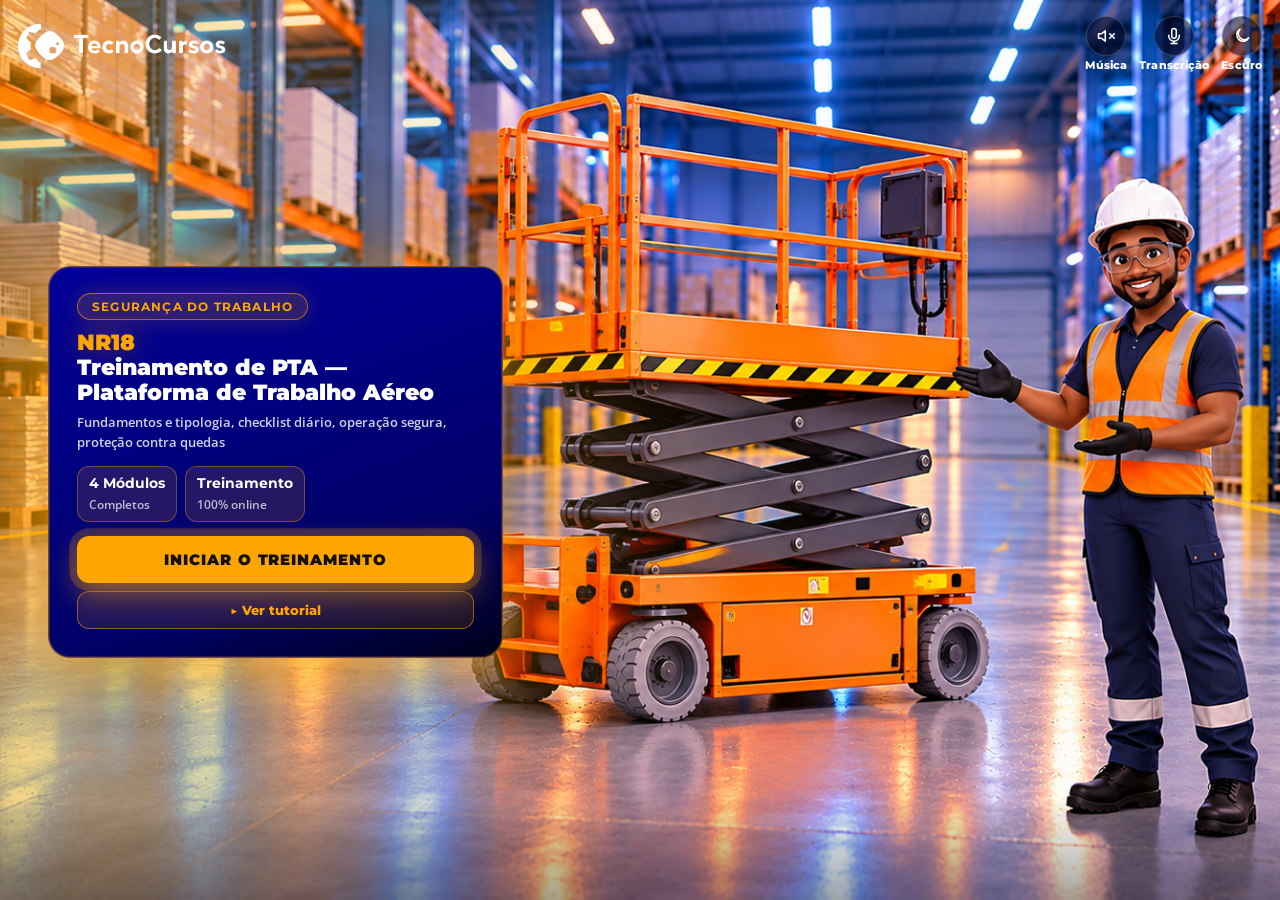
<file: index.html>
<!DOCTYPE html>
<html lang="pt-BR">
<head>
  <meta charset="UTF-8">
  <meta http-equiv="refresh" content="0; url=sessao-aprender.html?v=nr01-1">
  <link rel="canonical" href="sessao-aprender.html?v=nr01-1">
  <title>NR 18 — Treinamento de PTA / PEMT</title>
</head>
<body>
  <p style="font-family:Montserrat,sans-serif;padding:24px">
    Abrindo a sessão…
    <a href="sessao-aprender.html?v=nr01-1">Clique aqui se não abrir</a>
  </p>
</body>
</html>
</file>
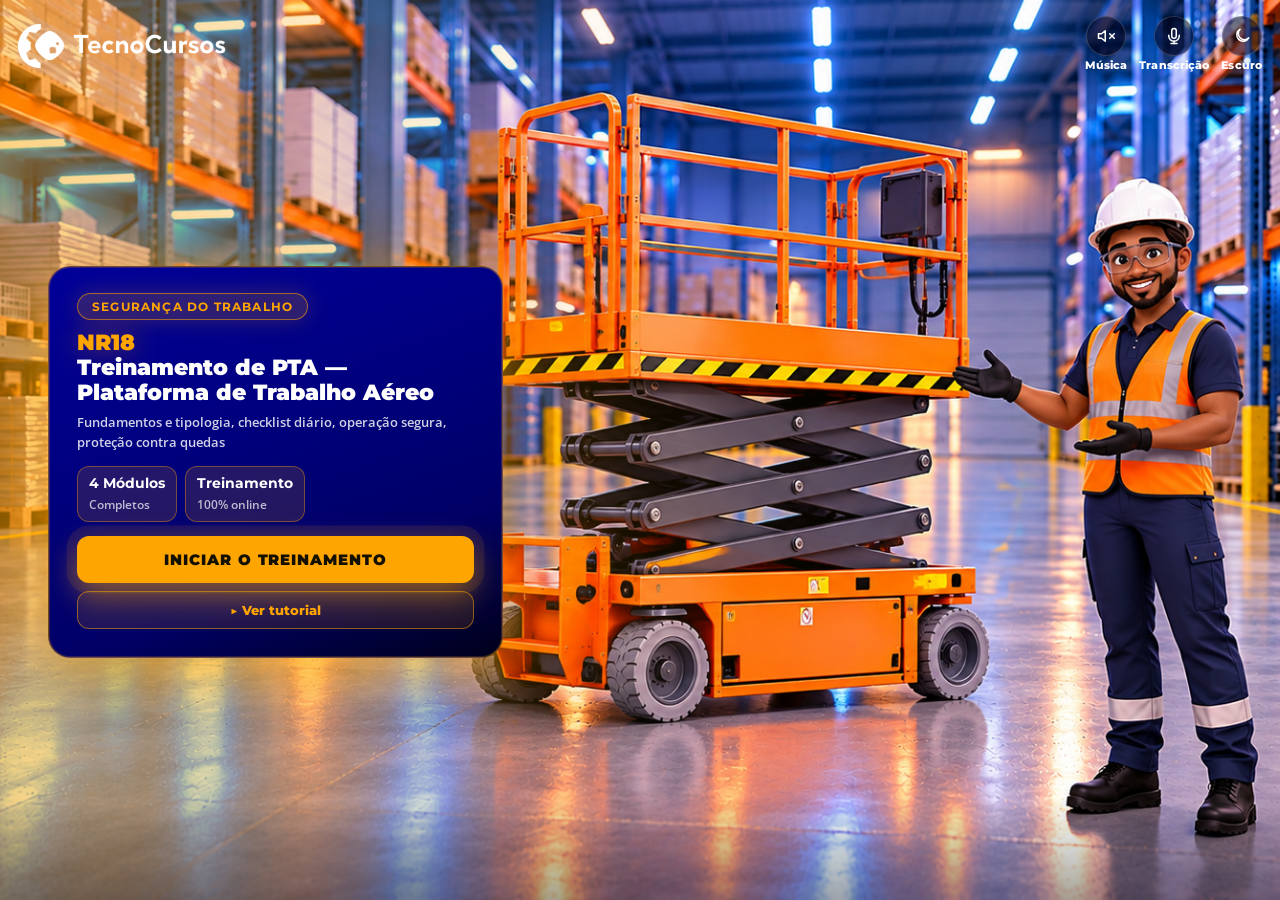
<file: abrir-sessao-aprender.html>
<!DOCTYPE html>
<html lang="pt-BR">
<head>
  <meta charset="UTF-8">
  <meta http-equiv="refresh" content="0; url=sessao-aprender.html">
  <title>NR 18 — Treinamento de PTA / PEMT</title>
</head>
<body>
  <p style="font-family:sans-serif;padding:24px">
    Abrindo a sessão…
    <a href="sessao-aprender.html">Clique aqui se não abrir</a>
  </p>
</body>
</html>
</file>
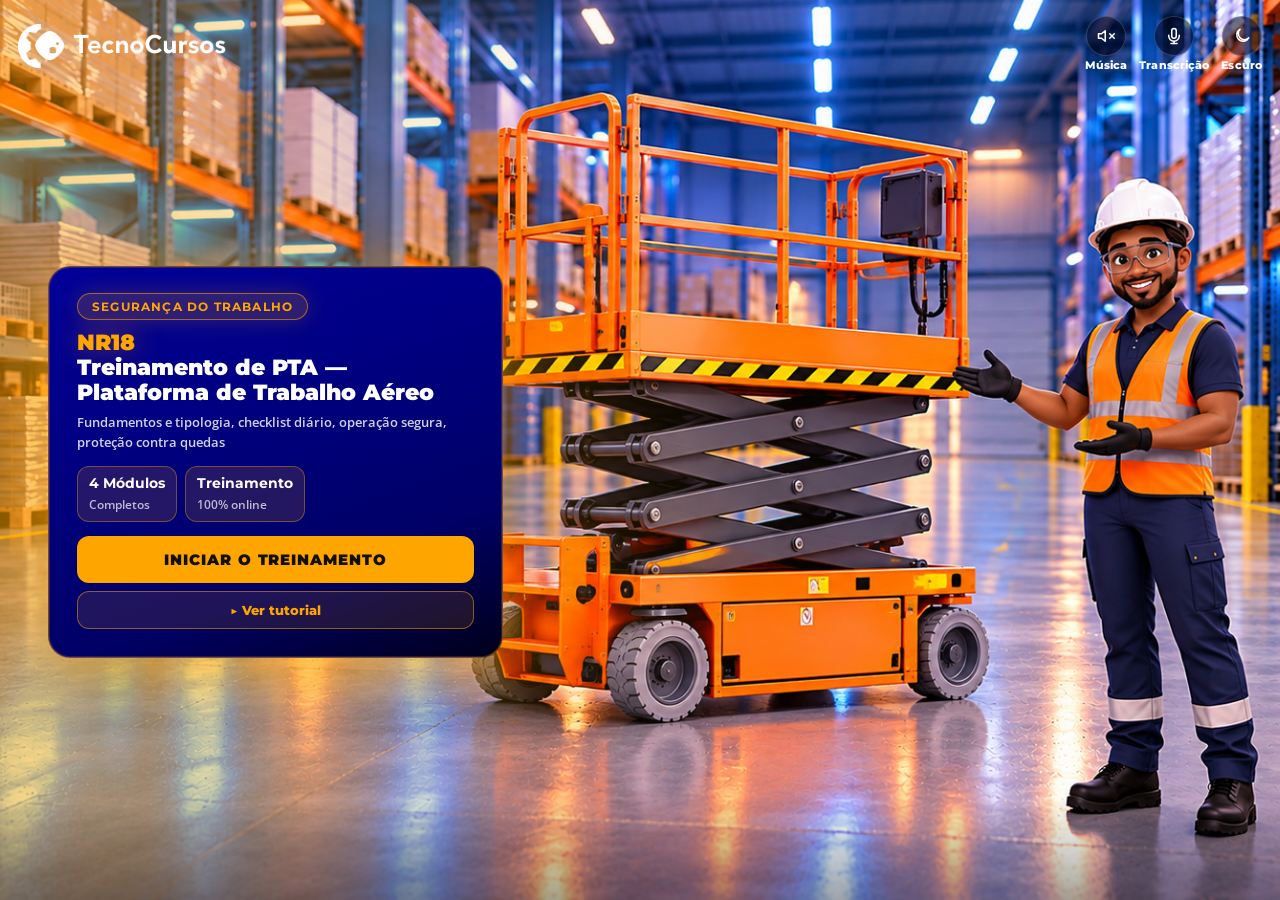
<file: sessao-aprender.html>
<!DOCTYPE html>
<html lang="pt-BR">
<head>
  <meta charset="UTF-8">
  <meta name="viewport" content="width=device-width, initial-scale=1, viewport-fit=cover">
  <meta name="referrer" content="no-referrer">
  <title>NR 18 — Treinamento de PTA / PEMT</title>
  <link href="https://fonts.googleapis.com/css2?family=Montserrat:wght@400;600;700;800;900&family=Open+Sans:wght@400;600;700&display=swap" rel="stylesheet">
  <link rel="stylesheet" href="question-screen.css?v=nr18-mod-dots">
  <style>
    html, body { margin: 0; height: 100%; overflow: hidden; }
  </style>
  <script>
    (function () {
      try { if (localStorage.getItem('nr01-dark') === '1') document.documentElement.classList.add('qs-dark'); }
      catch (e) {}
    })();
  </script>
</head>
<body>
  <div class="qs-app" id="app">
    <!-- Capa (igual à referência) -->
    <section class="qs-home" id="home" aria-label="Abertura do treinamento">
      <div class="qs-home-photo" aria-hidden="true">
        <img class="qs-home-photo-img" id="homePhotoImg" src="assets/fotos/capa.png" alt="">
        <div class="qs-home-veil"></div>
      </div>
      <div class="qs-home-inner">
        <div class="qs-home-card">
          <div class="qs-home-tag">SEGURANÇA DO TRABALHO</div>
          <h1><em>NR18</em><br>Treinamento de PTA — Plataforma de Trabalho Aéreo</h1>
          <p>Fundamentos e tipologia, checklist diário, operação segura, proteção contra quedas</p>
          <div class="qs-home-badges">
            <div class="qs-home-badge">
              <div>
                <strong>4 Módulos</strong>
                <span>Completos</span>
              </div>
            </div>
            <div class="qs-home-badge">
              <div>
                <strong>Treinamento</strong>
                <span>100% online</span>
              </div>
            </div>
          </div>
          <div class="qs-home-actions">
            <button type="button" class="qs-home-start" id="btnStartHome">
              <span>INICIAR O TREINAMENTO</span>
            </button>
            <button type="button" class="qs-home-tutorial" id="btnTutorialHome">
              <span>▶ Ver tutorial</span>
            </button>
          </div>
        </div>
      </div>
      <div class="qs-home-logo">
        <img src="assets/fotos/LOGO.png" alt="TecnoCursos">
      </div>
      <div class="qs-wave" aria-hidden="true">
        <svg viewBox="0 0 1440 100" preserveAspectRatio="none">
          <path d="M0,55 C480,10 960,90 1440,40 L1440,100 L0,100 Z" fill="rgba(255, 165, 0, 0.45)" />
        </svg>
      </div>
    </section>

    <header class="qs-top" id="topBar" hidden>
      <div class="qs-brand">
        <img src="assets/fotos/LOGO.png" alt="TecnoCursos">
      </div>
      <div class="qs-progress" id="progress" aria-label="Progresso"></div>
      <div class="qs-top-meta">
        <span class="qs-page-chip" id="pageChip" hidden>0/0</span>
        <button type="button" id="btnMode" class="qs-sim-btn" title="Modo simulação" hidden aria-pressed="false">
          <span class="qs-label" id="simLabel">Simulação: OFF</span>
        </button>
      </div>
      <div class="qs-tools">
        <button type="button" id="btnMusic" class="qs-tool-btn" title="Música" aria-pressed="false">
          <span class="qs-tool-disc">
            <svg class="qs-tool-ico ico-off" viewBox="0 0 24 24" fill="none" stroke="currentColor" stroke-width="2" stroke-linecap="round" stroke-linejoin="round" aria-hidden="true">
              <polygon points="11 5 6 9 2 9 2 15 6 15 11 19 11 5"/><line x1="23" y1="9" x2="17" y2="15"/><line x1="17" y1="9" x2="23" y2="15"/>
            </svg>
            <svg class="qs-tool-ico ico-on" viewBox="0 0 24 24" fill="none" stroke="currentColor" stroke-width="2" stroke-linecap="round" stroke-linejoin="round" aria-hidden="true">
              <polygon points="11 5 6 9 2 9 2 15 6 15 11 19 11 5"/><path d="M15.54 8.46a5 5 0 0 1 0 7.07"/><path d="M19.07 4.93a10 10 0 0 1 0 14.14"/>
            </svg>
          </span>
          <span class="qs-tool-label">Música</span>
        </button>
        <button type="button" id="btnTranscript" class="qs-tool-btn" title="Transcrição">
          <span class="qs-tool-disc">
            <svg class="qs-tool-ico" viewBox="0 0 24 24" fill="none" stroke="currentColor" stroke-width="2" stroke-linecap="round" stroke-linejoin="round" aria-hidden="true">
              <path d="M12 2a3 3 0 0 0-3 3v7a3 3 0 0 0 6 0V5a3 3 0 0 0-3-3z"/><path d="M19 11v1a7 7 0 0 1-14 0v-1"/><line x1="12" y1="19" x2="12" y2="22"/><line x1="8" y1="22" x2="16" y2="22"/>
            </svg>
          </span>
          <span class="qs-tool-label">Transcrição</span>
        </button>
        <button type="button" id="btnDark" class="qs-tool-btn" title="Modo escuro" aria-pressed="false">
          <span class="qs-tool-disc">
            <svg class="qs-tool-ico ico-off" viewBox="0 0 24 24" fill="none" stroke="currentColor" stroke-width="2" stroke-linecap="round" stroke-linejoin="round" aria-hidden="true">
              <path d="M21 14.5A8.5 8.5 0 1 1 9.5 3 7 7 0 0 0 21 14.5z"/>
            </svg>
            <svg class="qs-tool-ico ico-on" viewBox="0 0 24 24" fill="none" stroke="currentColor" stroke-width="2" stroke-linecap="round" stroke-linejoin="round" aria-hidden="true">
              <circle cx="12" cy="12" r="4"/><line x1="12" y1="2" x2="12" y2="5"/><line x1="12" y1="19" x2="12" y2="22"/><line x1="2" y1="12" x2="5" y2="12"/><line x1="19" y1="12" x2="22" y2="12"/>
            </svg>
          </span>
          <span class="qs-tool-label">Escuro</span>
        </button>
      </div>
    </header>

    <main class="qs-stage" id="stage" hidden>
      <button class="qs-nav" id="btnBack" aria-label="Anterior" disabled>
        <svg viewBox="0 0 24 24" fill="none" stroke="currentColor" stroke-width="2.4" stroke-linecap="round" stroke-linejoin="round"><polyline points="15 18 9 12 15 6"/></svg>
      </button>
      <div class="qs-col">
        <div class="qs-pts" id="ptsChip" hidden><span class="qs-pts-val">0 pts</span></div>
        <div class="qs-shell" id="shell"></div>
        <button type="button" class="qs-more" id="btnMore" hidden aria-label="Ver o conteúdo abaixo">
          <svg viewBox="0 0 24 24" fill="none" stroke="currentColor" stroke-width="2.6" stroke-linecap="round" stroke-linejoin="round" aria-hidden="true"><polyline points="6 9 12 15 18 9"/></svg>
        </button>
      </div>
      <button class="qs-nav" id="btnFwd" aria-label="Próximo" disabled>
        <svg viewBox="0 0 24 24" fill="none" stroke="currentColor" stroke-width="2.4" stroke-linecap="round" stroke-linejoin="round"><polyline points="9 18 15 12 9 6"/></svg>
      </button>
    </main>

    <div class="qs-wave qs-wave-session" id="sessionWave" aria-hidden="true" hidden>
      <svg viewBox="0 0 1440 100" preserveAspectRatio="none">
        <path d="M0,55 C480,10 960,90 1440,40 L1440,100 L0,100 Z" fill="rgba(255, 165, 0, 0.45)" />
      </svg>
    </div>
  </div>

  <!-- Modal Tutorial -->
  <div class="qs-tut-overlay" id="tutorialModal" hidden>
    <div class="qs-tut-card" role="dialog" aria-modal="true" aria-labelledby="tutTitle">
      <div class="qs-tut-accent" aria-hidden="true"></div>
      <button type="button" class="qs-tut-x" id="btnTutorialX" aria-label="Fechar tutorial">×</button>
      <div class="qs-tut-badge">▶ TUTORIAL</div>
      <h2 id="tutTitle">Antes de começar — <span>Orientações iniciais</span></h2>
      <p>Assista ao vídeo para entender como navegar pelos módulos, responder às atividades e usar as ferramentas.</p>
      <div class="qs-tut-video">
        <iframe id="tutIframe" src="https://player-vz-d35edf2a-8e7.tv.pandavideo.com.br/embed/?v=58c2b207-5c32-4336-acba-6df97de39825&saveProgress=false" title="Tutorial do treinamento" allow="accelerometer;gyroscope;autoplay;encrypted-media;picture-in-picture" allowfullscreen fetchpriority="high"></iframe>
      </div>
      <div class="qs-tut-foot">
        <button type="button" class="qs-tut-close" id="btnTutorialClose">✓ Entendi, vamos começar</button>
      </div>
    </div>
  </div>

    <div class="qs-toast" id="simToast" hidden role="status"></div>

    <button type="button" class="qs-jump-fab" id="simFab" hidden>Sim · mapa</button>
    <aside class="qs-jump" id="simJump" hidden>
      <header>
        <div>
          <strong>Mapa da simulação</strong>
          <span id="simJumpPos">—</span>
        </div>
        <button type="button" id="btnJumpClose" aria-label="Fechar mapa">×</button>
      </header>
      <div class="qs-jump-list" id="simJumpList"></div>
      <button type="button" class="qs-jump-off" id="btnJumpOff">Desligar simulação</button>
    </aside>

  <audio id="bg-music" loop preload="metadata" aria-hidden="true"></audio>

  <script src="question-screen-data.js?v=nr18-m4-tx"></script>
  <script src="question-screen.js?v=nr18-m4-epi"></script>
  <script src="narration-text.js?v=nr18-m2-console2"></script>
  <script src="narration.js?v=nr18-home-tx"></script>
  <script>
(function () {
  var session = window.QUESTION_SCREEN_SESSION;
  if (!session || !session.modules || !session.modules.length) {
    document.getElementById('shell').innerHTML = '<div class="qs-menu"><p>Conteúdo não encontrado.</p></div>';
    return;
  }

  var modules = session.modules;

  /* A abertura e o menu também são páginas numeradas, então abrem o catálogo.
     mi/si = -1 marca que não são telas de módulo; quem navega olha o "view". */
  var catalog = [
    { n: 1, view: 'home', mi: -1, si: -1, mod: 0, type: 'home', title: 'Abertura', kind: 'Abertura' },
    { n: 2, view: 'menu', mi: -1, si: -1, mod: 0, type: 'menu', title: 'Conteúdo programático', kind: 'Menu' }
  ];
  modules.forEach(function (m, mi) {
    (m.screens || []).forEach(function (s, si) {
      catalog.push({
        n: catalog.length + 1,
        view: 'play',
        mi: mi,
        si: si,
        mod: m.id,
        type: s.type || '',
        title: s.title || s.question || s.kicker || s.type || 'Tela',
        kind: (
          s.type === 'cover' ? 'Capa' :
          s.type === 'video' ? 'Vídeo' :
          s.type === 'image' ? 'Foto' :
          s.type === 'content' ? 'Texto' :
          s.type === 'quiz-intro' ? 'Desafio' :
          s.type === 'question' ? 'Pergunta' :
          s.type === 'reflect' ? 'Reflexão' :
          s.type === 'compare' ? 'Compare' :
          s.type === 'order' ? 'Ordenar' :
          s.type === 'match' ? 'Associação' :
          s.type === 'sort' ? (s.vf ? 'Verdadeiro ou falso' : 'Inspeção') :
          s.type === 'console' ? 'Console' :
          s.type === 'finale' ? 'Conclusão' :
          s.type
        )
      });
    });
  });
  var jumpOpen = false;
  var modIndex = -1;
  var slideIndex = 0;
  var answered = {};
  var qs = null;
  var mode = 'home'; /* home | menu | play */
  var showingResult = false;
  var autoAdvanceTimer = null;
  var quizState = {
    active: false,
    correct: 0,
    answered: 0,
    minCorrect: 0,
    total: 0,
    introIndex: -1,
    passed: false,
    points: 0,
    streak: 0,
    bestStreak: 0
  };
  var sessionAnswers = {};
  var PTS_MAX = 50;
  function isScoreType(type) {
    return type === 'question' || type === 'order' || type === 'match' || type === 'sort' || type === 'console';
  }
  function isGateType(type) {
    return isScoreType(type) || type === 'reflect' || type === 'compare';
  }
  // ficha com sequência de fotos: a seta só libera depois de ver todas.
  // Um array "steps" de conteúdo estático não entra aqui.
  function isStepsGate(s) {
    if (!s || s.type !== 'content' || !Array.isArray(s.items) || !s.items.length) return false;
    return !!(s.steps || s.layout === 'devices');
  }
  // vídeo com player: só libera o avanço faltando ~8s para o fim
  function isVideoGate(s) {
    return !!(s && s.type === 'video' && (s.embed || s.panda || s.video));
  }
  function isQuizStep(s) {
    return !!(s && isScoreType(s.type));
  }
  var questionCount = catalog.filter(function (item) { return isScoreType(item.type); }).length;

  function sessionTotals() {
    var pts = 0;
    var hits = 0;
    Object.keys(sessionAnswers).forEach(function (id) {
      var a = sessionAnswers[id] || {};
      pts += a.pts || 0;
      if (a.correct) hits += 1;
    });
    return {
      points: pts,
      hits: hits,
      answered: Object.keys(sessionAnswers).length,
      questions: questionCount,
      max: questionCount * PTS_MAX
    };
  }

  function sessionMedal(tot) {
    var max = tot.max || 1;
    var pct = tot.points / max;
    if (pct >= 0.8) return { emoji: '🥇', name: 'Medalha de ouro', rank: 'gold' };
    if (pct >= 0.6) return { emoji: '🥈', name: 'Medalha de prata', rank: 'silver' };
    return { emoji: '🥉', name: 'Medalha de bronze', rank: 'bronze' };
  }

  function quizMedal(passed, correct, total) {
    var pct = total ? correct / total : 0;
    if (pct >= 1) return { emoji: '🥇', name: 'Medalha de ouro', rank: 'gold' };
    if (passed && pct >= 0.8) return { emoji: '🥈', name: 'Medalha de prata', rank: 'silver' };
    if (passed) return { emoji: '🥉', name: 'Medalha de bronze', rank: 'bronze' };
    return { emoji: '📚', name: '', rank: 'none' };
  }

  function updatePtsChip() {
    var chip = document.getElementById('ptsChip');
    if (!chip) return;
    var tot = sessionTotals();
    /* O placar só faz sentido na atividade do fim do módulo: fora dela não
       há o que pontuar, e o chip virava enfeite pelo resto do curso. Vale
       da abertura do desafio até o resultado; depois some de novo. */
    var s = mode === 'play' ? current() : null;
    var noDesafio = !!s && (isScoreType(s.type) || s.type === 'quiz-intro');
    chip.hidden = !(noDesafio || (mode === 'play' && showingResult));
    var val = chip.querySelector('.qs-pts-val');
    if (!val) {
      val = document.createElement('span');
      val.className = 'qs-pts-val';
      chip.insertBefore(val, chip.firstChild);
    }
    val.textContent = tot.points + ' pts';
  }

  /* No acerto o placar “pula” e sobe um +N — feedback rápido sem atrapalhar. */
  function celebratePts(gained) {
    var chip = document.getElementById('ptsChip');
    if (!chip || !(gained > 0)) {
      updatePtsChip();
      return;
    }
    updatePtsChip();
    chip.classList.remove('is-gain');
    void chip.offsetWidth;
    chip.classList.add('is-gain');

    var fly = chip.querySelector('.qs-pts-fly');
    if (!fly) {
      fly = document.createElement('span');
      fly.className = 'qs-pts-fly';
      fly.setAttribute('aria-hidden', 'true');
      chip.appendChild(fly);
    }
    fly.textContent = '+' + gained;
    fly.classList.remove('is-on');
    void fly.offsetWidth;
    fly.classList.add('is-on');

    clearTimeout(celebratePts._t);
    celebratePts._t = setTimeout(function () {
      chip.classList.remove('is-gain');
      if (fly) fly.classList.remove('is-on');
    }, 900);
  }

  function clearAutoAdvance() {
    if (autoAdvanceTimer) {
      clearTimeout(autoAdvanceTimer);
      autoAdvanceTimer = null;
    }
  }

  function resetQuizState() {
    quizState = {
      active: false,
      correct: 0,
      answered: 0,
      minCorrect: 0,
      total: 0,
      introIndex: -1,
      passed: false,
      points: 0,
      streak: 0,
      bestStreak: 0
    };
    showingResult = false;
    updatePtsChip();
  }

  function countQuizQuestionsFrom(startIdx) {
    var list = screens();
    var n = 0;
    for (var i = startIdx + 1; i < list.length; i++) {
      if (!isScoreType(list[i].type)) break;
      n++;
    }
    return n || 1;
  }

  function isLastQuizQuestion() {
    var s = current();
    if (!isQuizStep(s)) return false;
    var next = screens()[slideIndex + 1];
    return !isQuizStep(next);
  }

  function clearQuizAnswers() {
    var list = screens();
    if (quizState.introIndex < 0) return;
    for (var i = quizState.introIndex + 1; i < list.length; i++) {
      if (!isScoreType(list[i].type)) break;
      delete answered[list[i].id];
      delete sessionAnswers[list[i].id];
    }
  }

  /* Progresso e página atual ficam no navegador, para o F5 continuar de onde parou. */
  var RESUME_KEY = 'nr11-sessao-aprender-resume';
  var resumeBusy = false;
  var progress = { unlockedUpTo: 0, completed: {} };
  var menuFocus = 0;
  var lastPlayedIndex = -1;
  try { localStorage.removeItem('nr17-sessao-aprender-resume'); } catch (err) {}

  function saveResume() {
    if (resumeBusy) return;
    try {
      localStorage.setItem(RESUME_KEY, JSON.stringify({
        v: 1,
        page: currentGlobalPage(),
        menuFocus: menuFocus,
        lastPlayedIndex: lastPlayedIndex,
        progress: {
          unlockedUpTo: progress.unlockedUpTo,
          completed: progress.completed
        },
        answered: answered,
        sessionAnswers: sessionAnswers,
        quizState: quizState,
        showingResult: showingResult
      }));
    } catch (err) {}
  }

  function loadResume() {
    try {
      var raw = localStorage.getItem(RESUME_KEY);
      if (!raw) return null;
      var data = JSON.parse(raw);
      if (!data || data.v !== 1 || !data.page) return null;
      if (data.page < 1 || data.page > catalog.length) return null;
      return data;
    } catch (err) {
      return null;
    }
  }

  function applyResume(data) {
    resumeBusy = true;
    if (typeof data.menuFocus === 'number') menuFocus = data.menuFocus;
    if (typeof data.lastPlayedIndex === 'number') lastPlayedIndex = data.lastPlayedIndex;
    if (data.progress) {
      progress.unlockedUpTo = Number(data.progress.unlockedUpTo) || 0;
      progress.completed = data.progress.completed || {};
    }
    var savedAnswered = data.answered || {};
    var savedSession = data.sessionAnswers || {};
    var savedQuiz = data.quizState || quizState;
    var savedShowing = !!data.showingResult;

    if (data.page <= 1) {
      showHome();
    } else {
      jumpToPage(data.page);
      answered = savedAnswered;
      sessionAnswers = savedSession;
      quizState = savedQuiz;
      if (savedShowing) showQuizResult();
      else {
        updateNav();
        updatePtsChip();
      }
    }
    resumeBusy = false;
    saveResume();
  }

  var demoMode = false;
  try { demoMode = sessionStorage.getItem('nr17-demoMode') === '1'; } catch (err) {}

  function isUnlocked(i) {
    if (demoMode) return true;
    return i >= 0 && i <= progress.unlockedUpTo;
  }

  function isCompleted(i) {
    return !!progress.completed[String(i)];
  }

  function completeCurrentModule() {
    if (modIndex < 0) return;
    lastPlayedIndex = modIndex;
    progress.completed[String(modIndex)] = true;
    if (modIndex + 1 < modules.length) {
      progress.unlockedUpTo = Math.max(progress.unlockedUpTo, modIndex + 1);
    }
    saveResume();
  }

  function menuNarrationVariant() {
    var i = menuFocus;
    if (i < 0 || !modules[i]) return 'done';
    var allDone = modules.every(function (_, idx) { return isCompleted(idx); });
    if (allDone) return i === 0 ? 'done-first' : 'done';
    if (isCompleted(i)) return 'review';
    return 'start';
  }

  // módulo visível no menu; 0 quando a trilha já acabou
  function nextModuleNumber() {
    var m = modules[menuFocus];
    return m ? m.id : 0;
  }

  function menuCallout() {
    var next = -1;
    for (var i = 0; i < modules.length; i++) {
      if (isUnlocked(i) && !isCompleted(i)) { next = i; break; }
    }
    if (next < 0) {
      var allDone = modules.every(function (_, i) { return isCompleted(i); });
      if (allDone) {
        return {
          title: 'Treinamento concluído!',
          body: 'Você finalizou todos os módulos. Pode revisitar qualquer um quando quiser.'
        };
      }
      next = progress.unlockedUpTo;
    }
    var m = modules[next];
    if (next === 0 && !isCompleted(0)) {
      return {
        title: demoMode ? 'Modo simulação ligado' : 'Vamos começar pelo Módulo 1?',
        body: demoMode
          ? 'Todos os módulos estão liberados. Avance sem travar em quiz ou vídeo.'
          : ((m.title || '') + ' — toque no card liberado para iniciar.')
      };
    }
    return {
      title: demoMode ? 'Modo simulação ligado' : ('Módulo ' + m.id + ' liberado!'),
      body: demoMode
        ? 'Todos os módulos estão liberados. Avance sem travar em quiz ou vídeo.'
        : ((m.title || '') + ' — toque no card para continuar.')
    };
  }

  var app = document.getElementById('app');
  var home = document.getElementById('home');
  var topBar = document.getElementById('topBar');
  var stage = document.getElementById('stage');
  var progressEl = document.getElementById('progress');
  var shell = document.getElementById('shell');
  var btnBack = document.getElementById('btnBack');
  var btnFwd = document.getElementById('btnFwd');
  var brandTxt = null;
  var bgMusic = document.getElementById('bg-music');

  if (brandTxt) brandTxt.textContent = (session.meta && session.meta.title) || 'NR 18 — PEMT/PTA';
  if (bgMusic) {
    bgMusic.src = (session.meta && session.meta.musicSrc) || 'musica/musica_foco.mp3';
    bgMusic.volume = 0.35;
  }

  var sessionWave = document.getElementById('sessionWave');

  function setChrome(visible) {
    // a barra fica sempre no DOM: na abertura o CSS deixa só as ferramentas
    if (topBar) topBar.hidden = false;
    if (stage) stage.hidden = !visible;
    if (home) home.hidden = visible;
    if (sessionWave) sessionWave.hidden = !visible;
    app.classList.toggle('is-home', !visible);
  }

  function showHome() {
    mode = 'home';
    modIndex = -1;
    clearAutoAdvance();
    resetQuizState();
    if (qs) { qs.destroy(); qs = null; }
    setChrome(false);
    renderProgress();
    syncJumpUI();
    if (window.Narration) Narration.pageChanged();
    saveResume();
  }

  function currentMod() { return modules[modIndex]; }
  function screens() { return currentMod() ? currentMod().screens : []; }
  function current() { return screens()[slideIndex]; }

  function isFinale() {
    var s = current();
    return !!(s && s.type === 'finale');
  }

  function exitPlay() {
    if (isFinale()) showHome();
    else showMenu(Math.max(0, modIndex));
  }

  function renderProgress() {
    if (mode !== 'play') {
      progressEl.innerHTML = '';
      return;
    }
    var list = screens();
    progressEl.innerHTML = list.map(function (_, i) {
      var cls = i < slideIndex ? 'done' : (i === slideIndex ? 'cur' : '');
      return '<i class="' + cls + '"></i>';
    }).join('');
  }

  function canForward() {
    if (isFinale()) return false;
    if (showingResult) return !!(quizState.passed || demoMode);
    var s = current();
    if (!s) return false;
    /* A ficha de alongamento trava a seta mesmo em simulação: o bloqueio
       faz parte do teste da página. O atalho go continua pulando. */
    if (isStepsGate(s)) return !!answered[s.id];
    if (demoMode) return true;
    if (s.type === 'question') return !!answered[s.id];
    if (isGateType(s.type)) return !!answered[s.id];
    if (isVideoGate(s)) return !!answered[s.id];
    return true;
  }

  function updateNav() {
    if (mode === 'home') {
      btnBack.disabled = true;
      btnFwd.disabled = true;
      return;
    }
    if (mode === 'menu') {
      btnBack.disabled = false;
      btnFwd.disabled = menuFocus >= lastMenuIndex();
      return;
    }
    if (mode !== 'play') {
      btnBack.disabled = true;
      btnFwd.disabled = true;
      return;
    }
    btnBack.disabled = showingResult && !!quizState.passed && !demoMode;
    btnFwd.disabled = showingResult ? !(quizState.passed || demoMode) : !canForward();
  }

  // temas das questões erradas, para orientar o que estudar antes de tentar de novo
  function buildReviewList() {
    var list = screens();
    var out = [];
    var seen = {};
    if (quizState.introIndex < 0) return out;
    for (var i = quizState.introIndex + 1; i < list.length; i++) {
      var s = list[i];
      if (!isScoreType(s.type)) break;
      if (s.opinion) continue;
      var ans = sessionAnswers[s.id];
      if (ans && ans.correct) continue;
      var topic = s.review || s.question || s.title || '';
      if (!topic || seen[topic]) continue;
      seen[topic] = true;
      out.push(topic);
    }
    return out;
  }

  function showQuizResult() {
    clearAutoAdvance();
    showingResult = true;
    var total = Math.max(Number(quizState.total) || 0, Number(quizState.answered) || 0, 1);
    var hits = quizState.correct;
    var min = quizState.minCorrect || Math.ceil(total * 0.75);
    quizState.passed = hits >= min;
    var medal = quizMedal(quizState.passed, hits, total);
    var m = currentMod() || {};
    var unlock = m.titleUnlock || null;
    var titleUnlock = (quizState.passed && unlock)
      ? {
          moduleLabel: 'Módulo ' + m.id + ' concluído',
          title: unlock.title,
          body: unlock.body,
          icon: unlock.icon
        }
      : null;
    var faceIcon = titleUnlock ? (titleUnlock.icon || '🏅') : medal.emoji;
    var faceRank = titleUnlock ? 'title' : medal.rank;

    if (qs) qs.destroy();
    qs = QuestionScreen.mount(shell, {
      type: 'quiz-result',
      passed: quizState.passed,
      score: hits,
      total: total,
      minCorrect: min,
      points: quizState.points,
      streak: quizState.bestStreak,
      medal: faceIcon,
      medalName: '',
      medalRank: faceRank,
      icon: faceIcon,
      title: quizState.passed ? 'Desafio concluído!' : 'Desafio não concluído',
      titleUnlock: titleUnlock,
      mode: quizState.mode || '',
      review: quizState.passed ? [] : buildReviewList()
    }, {
      onContinue: handleContinue
    });

    renderProgress();
    updateNav();
    updatePtsChip();
    if (quizState.passed) {
      try { if (typeof playBeep === 'function') playBeep('end'); } catch (e) {}
    }
  }

  function restartQuiz() {
    clearAutoAdvance();
    showingResult = false;
    clearQuizAnswers();
    quizState.correct = 0;
    quizState.answered = 0;
    quizState.passed = false;
    quizState.points = 0;
    quizState.streak = 0;
    quizState.bestStreak = 0;
    quizState.active = true;
    if (quizState.introIndex >= 0) {
      slideIndex = quizState.introIndex;
      mountSlide();
    }
  }

  function finishAfterQuiz() {
    clearAutoAdvance();
    showingResult = false;
    quizState.active = false;
    var list = screens();
    var next = slideIndex + 1;
    while (next < list.length && isScoreType(list[next].type)) next++;
    if (next >= list.length) {
      var fechado = (modIndex >= 0 ? modIndex : lastPlayedIndex);
      completeCurrentModule();
      showMenuAfterModule(fechado);
      return;
    }
    slideIndex = next;
    mountSlide();
    if (isFinale()) completeCurrentModule();
  }

  function handleContinue(info) {
    var action = info && info.action;
    if (action === 'retry') {
      restartQuiz();
      return;
    }
    if (action === 'back') {
      showingResult = false;
      mountSlide();
      return;
    }
    if (action === 'finish') {
      finishAfterQuiz();
      return;
    }
    advance();
  }

  function advance() {
    clearAutoAdvance();
    if (mode === 'menu') {
      menuStep(1);
      return;
    }
    if (showingResult) {
      if (quizState.passed || demoMode) finishAfterQuiz();
      return;
    }
    var s = current();
    if (s && isQuizStep(s) && answered[s.id] && isLastQuizQuestion()) {
      showQuizResult();
      return;
    }
    if (slideIndex >= screens().length - 1) {
      var fechado = (modIndex >= 0 ? modIndex : lastPlayedIndex);
      completeCurrentModule();
      if (isFinale()) {
        updateNav();
        return;
      }
      showMenuAfterModule(fechado);
      return;
    }
    go(1);
  }

  function lastMenuIndex() {
    if (demoMode) return modules.length - 1;
    return Math.min(progress.unlockedUpTo, modules.length - 1);
  }

  function clampMenuIndex(i) {
    if (i == null || i < 0) return 0;
    var cap = lastMenuIndex();
    if (i > cap) return cap;
    return i;
  }

  /* A trilha é sequencial. Não procura o primeiro módulo incompleto — isso
     pulava o 3 e o 4 já feitos e jogava a pessoa no 5. */
  function activeMenuIndex() {
    if (menuFocus >= 0 && menuFocus < modules.length) return clampMenuIndex(menuFocus);
    if (lastPlayedIndex >= 0) return clampMenuIndex(lastPlayedIndex);
    return 0;
  }

  /* Ao terminar o módulo N o menu para em N+1, mesmo que N+1 já tenha sido feito. */
  function nextMenuIndex(fromIndex) {
    var from = fromIndex;
    if (from == null || from < 0) from = lastPlayedIndex;
    if (from >= 0 && from + 1 < modules.length) return clampMenuIndex(from + 1);
    if (from >= 0) return clampMenuIndex(from);
    return activeMenuIndex();
  }

  function showMenuAfterModule(fromIndex) {
    showMenu(nextMenuIndex(fromIndex));
  }

  // no menu as setas andam um módulo por vez, para a trilha seguir em ordem
  function menuStep(delta) {
    var alvo = menuFocus + delta;
    if (alvo < 0) { showHome(); return; }
    if (alvo > lastMenuIndex()) return;
    showMenu(alvo);
  }

  function showMenu(focusIndex) {
    mode = 'menu';
    modIndex = -1;
    clearAutoAdvance();
    resetQuizState();
    if (qs) { qs.destroy(); qs = null; }
    if (brandTxt) brandTxt.textContent = (session.meta && session.meta.title) || 'NR 18 — PEMT/PTA';
    setChrome(true);
    var i = (focusIndex != null && focusIndex >= 0 && focusIndex < modules.length)
      ? focusIndex
      : activeMenuIndex();
    i = clampMenuIndex(i);
    menuFocus = i;
    var m = modules[i] || modules[0];
    var allDone = modules.every(function (_, idx) { return isCompleted(idx); });
    var reviewing = allDone || isCompleted(i);
    var cta = reviewing ? 'Revisar módulo' : 'Iniciar módulo';
    var kicker = (allDone && i === 0)
      ? 'Treinamento concluído'
      : 'Você está aqui';
    var lead = allDone
      ? ('Você finalizou os módulos. Toque para revisar o Módulo ' + m.id + '.')
      : 'Um módulo por vez. Ao concluir, o próximo é liberado.';
    var dots = modules.map(function (_, idx) {
      var cls = 'qs-mod-dot';
      if (idx === i && !allDone) cls += ' is-on';
      else if (isCompleted(idx)) cls += ' is-done';
      return '<span class="' + cls + '" aria-hidden="true"></span>';
    }).join('');
    shell.innerHTML =
      '<div class="qs-menu is-single">' +
        '<p class="qs-menu-brand">' + ((session.meta && session.meta.title) || 'NR 18 — PEMT/PTA') + '</p>' +
        '<p class="qs-menu-lead">' + lead + '</p>' +
        '<article class="qs-mod-focus">' +
          '<div class="qs-mod-kicker">' + kicker + '</div>' +
          '<div class="qs-mod-hero">' +
            '<span class="qs-mod-big">' + String(m.id).padStart(2, '0') + '</span>' +
            '<span class="qs-mod-now">Módulo ' + m.id + '<small>de ' + modules.length + '</small></span>' +
          '</div>' +
          '<h2 class="qs-mod-title">' + m.title + '</h2>' +
          (m.objective ? '<p class="qs-mod-goal">' + m.objective + '</p>' : '') +
          '<button type="button" class="qs-mod-start" data-mod="' + i + '">' + cta + '</button>' +
        '</article>' +
        '<div class="qs-mod-dots" aria-hidden="true">' + dots + '</div>' +
      '</div>';
    renderProgress();
    updateNav();
    syncJumpUI();
    if (window.Narration) Narration.pageChanged();
    saveResume();
  }

  /* No celular a trilha não cabe inteira: a lista começa no Módulo 1 e o
     módulo da vez pode ficar abaixo da dobra, passando a impressão de que o
     curso termina no 2. Aqui a rolagem já vai até ele. O movimento é suave de
     propósito: além de levar ao card certo, mostra que a lista corre.

     O alvo é o índice liberado, e não o primeiro card marcado como aberto:
     quem pula páginas pelo atalho destrava todos os módulos anteriores de
     uma vez, e aí o primeiro aberto seria sempre o Módulo 1. */
  function revelarModuloLiberado() {
    var caixa = shell.querySelector('.qs-menu');
    if (!caixa) return;
    var alvo = Math.min(progress.unlockedUpTo, modules.length - 1);
    var card = caixa.querySelector('.qs-mod-card[data-mod="' + alvo + '"]');
    if (!card) return;

    requestAnimationFrame(function () {
      var sobra = caixa.scrollHeight - caixa.clientHeight;
      if (sobra <= 0) return;                       // cabe tudo: nada a fazer

      /* offsetTop, e não getBoundingClientRect: o menu entra com uma animação
         que o encolhe um pouco, e medida de tela sai torta enquanto ela roda. */
      var topo = card.offsetTop;
      var fim = topo + card.offsetHeight;
      var vista = caixa.scrollTop;

      // não basta caber na borda: sem respiro embaixo o card passa despercebido
      var RESPIRO = 40;
      if (topo >= vista && fim + RESPIRO <= vista + caixa.clientHeight) return;

      caixa.scrollTo({
        top: Math.max(0, Math.min(sobra, topo - 12)),
        behavior: 'smooth'
      });
    });
  }

  function openModule(i) {
    if (!isUnlocked(i)) return;
    clearAutoAdvance();
    resetQuizState();
    setChrome(true);
    modIndex = i;
    lastPlayedIndex = i;
    menuFocus = i;
    slideIndex = 0;
    answered = {};
    mode = 'play';
    if (brandTxt) brandTxt.textContent = 'Módulo ' + currentMod().id;
    prefetchNearbyImages(0);
    var list = screens();
    for (var j = 0; j < list.length; j++) {
      if (list[j] && list[j].image) prefetchImage(list[j].image);
    }
    mountSlide();
  }

  function currentGlobalPage() {
    if (mode === 'home') return 1;
    if (mode === 'menu') return 2;
    if (mode !== 'play' || modIndex < 0) return 0;
    for (var i = 0; i < catalog.length; i++) {
      if (catalog[i].mi === modIndex && catalog[i].si === slideIndex) return catalog[i].n;
    }
    return 0;
  }

  function typeLabel(type) {
    return (
      type === 'home' ? 'Abertura' :
      type === 'menu' ? 'Menu' :
      type === 'cover' ? 'Capa' :
      type === 'video' ? 'Vídeo' :
      type === 'image' ? 'Foto' :
      type === 'content' ? 'Texto' :
      type === 'quiz-intro' ? 'Desafio' :
      type === 'question' ? 'Pergunta' :
      type === 'reflect' ? 'Reflexão' :
      type === 'compare' ? 'Compare' :
      type === 'order' ? 'Ordenar' :
      type === 'match' ? 'Associação' :
      type === 'sort' ? 'Inspeção' :
      type === 'finale' ? 'Conclusão' :
      type || 'Tela'
    );
  }

  function prepareQuizForJump(targetSi) {
    var list = screens();
    var intro = -1;
    var i;
    for (i = 0; i < list.length; i++) {
      if (list[i].type === 'quiz-intro') intro = i;
    }
    if (intro < 0) return;
    var total = 0;
    var min = 0;
    for (i = intro + 1; i < list.length; i++) {
      if (isScoreType(list[i].type)) total++;
    }
    min = list[intro].minCorrect != null ? Number(list[intro].minCorrect) : Math.ceil(total * 0.75);
    quizState = {
      active: true,
      correct: total,
      answered: total,
      minCorrect: min,
      total: total,
      introIndex: intro,
      passed: true,
      points: 0,
      streak: 0,
      bestStreak: 0
    };
    for (i = 0; i < list.length; i++) {
      if ((isGateType(list[i].type) || isStepsGate(list[i]) || isVideoGate(list[i])) && list[i].id) {
        answered[list[i].id] = true;
      }
    }
    if (targetSi > intro) showingResult = false;
  }

  function jumpToPage(n) {
    var item = catalog[n - 1];
    if (!item) return false;
    if (item.view === 'home') { showHome(); return true; }
    if (item.view === 'menu') { showMenu(menuFocus); return true; }
    /* O pulo atravessa o bloqueio dos módulos, então libera o caminho até ali:
       sem isso o menu mostraria como trancado o módulo em que a pessoa está. */
    progress.unlockedUpTo = Math.max(progress.unlockedUpTo, item.mi);
    jumpToScreen(item.mi, item.si);
    return true;
  }

  /* Última tela de conteúdo de um módulo: quem volta para o módulo anterior
     para aqui, e não na última pergunta do desafio. */
  function lastContentIndex(mi) {
    var list = (modules[mi] && modules[mi].screens) || [];
    for (var i = list.length - 1; i >= 0; i--) {
      if (!isScoreType(list[i].type) && list[i].type !== 'quiz-intro') return i;
    }
    return Math.max(0, list.length - 1);
  }

  function jumpToScreen(mi, si) {
    if (!modules[mi] || !modules[mi].screens[si]) return;
    clearAutoAdvance();
    resetQuizState();
    answered = {};
    setChrome(true);
    modIndex = mi;
    lastPlayedIndex = mi;
    menuFocus = mi;
    slideIndex = si;
    mode = 'play';
    if (brandTxt) brandTxt.textContent = 'Módulo ' + currentMod().id;
    var s = current();
    if (s && (isQuizStep(s) || s.type === 'quiz-intro' || s.type === 'finale')) {
      prepareQuizForJump(si);
    }
    mountSlide();
    syncJumpUI();
    var listEl = document.getElementById('simJumpList');
    var cur = listEl && listEl.querySelector('.qs-jump-item.is-cur');
    if (cur && cur.scrollIntoView) cur.scrollIntoView({ block: 'nearest' });
  }

  function renderJumpList() {
    var box = document.getElementById('simJumpList');
    if (!box) return;
    var html = '';
    var lastMod = null;
    var curN = currentGlobalPage();
    catalog.forEach(function (item) {
      if (item.mod !== lastMod) {
        lastMod = item.mod;
        html += '<div class="qs-jump-mod">' +
          (item.view === 'play' ? ('Módulo ' + item.mod) : 'Início') + '</div>';
      }
      html += '<button type="button" class="qs-jump-item' + (item.n === curN ? ' is-cur' : '') + '" data-jump="' + item.n + '">' +
        '<span class="qs-jump-n">' + item.n + '</span>' +
        '<span><small>' + typeLabel(item.type) + '</small><b>' + item.title + '</b></span>' +
      '</button>';
    });
    box.innerHTML = html;
    box.querySelectorAll('[data-jump]').forEach(function (btn) {
      btn.addEventListener('click', function () {
        sfx('click');
        jumpToPage(+btn.getAttribute('data-jump'));
      });
    });
  }

  function setJumpOpen(on) {
    jumpOpen = !!on && !!demoMode;
    var panel = document.getElementById('simJump');
    if (panel) panel.hidden = !jumpOpen;
    if (jumpOpen) renderJumpList();
  }

  function syncJumpUI() {
    var globalTotal = catalog.length;
    var globalN = currentGlobalPage();
    var globalPos = globalN ? (globalN + ' / ' + globalTotal) : ('— / ' + globalTotal);
    var chip = document.getElementById('pageChip');
    if (chip) {
      if (mode !== 'play' || modIndex < 0) {
        chip.hidden = true;
      } else {
        var before = 0;
        var all = 0;
        for (var mi = 0; mi < modules.length; mi++) {
          var len = (modules[mi].screens || []).length;
          if (mi < modIndex) before += len;
          all += len;
        }
        var modLen = (modules[modIndex].screens || []).length || 1;
        var n = before + Math.min(modLen, (slideIndex | 0) + 1);
        if (showingResult) n = before + modLen;
        chip.hidden = false;
        chip.textContent = n + ' / ' + all;
        chip.title = 'Página do treinamento';
      }
    }
    var posEl = document.getElementById('simJumpPos');
    if (posEl) posEl.textContent = globalPos;
    var fab = document.getElementById('simFab');
    if (fab) fab.hidden = !demoMode;
    if (jumpOpen && demoMode) renderJumpList();
    else if (!demoMode) setJumpOpen(false);
  }

  var imagePrefetchCache = {};
  function prefetchImage(src) {
    if (!src || imagePrefetchCache[src]) return;
    imagePrefetchCache[src] = true;
    var img = new Image();
    img.decoding = 'async';
    img.src = src;
  }
  function prefetchNearbyImages(fromIndex) {
    var list = screens();
    var start = Math.max(0, fromIndex | 0);
    var end = Math.min(list.length, start + 3);
    for (var i = start; i < end; i++) {
      if (list[i] && list[i].image) prefetchImage(list[i].image);
    }
  }

  function mountSlide() {
    var s = current();
    if (!s) return;
    clearAutoAdvance();
    showingResult = false;
    prefetchNearbyImages(slideIndex);
    var payload = Object.assign({}, s);

    if (s.type === 'finale') {
      var tot = sessionTotals();
      var medal = sessionMedal(tot);
      payload.points = tot.points;
      payload.maxPoints = tot.max;
      payload.hits = tot.hits;
      payload.questions = tot.questions;
      payload.medal = medal.emoji;
      payload.medalName = medal.name;
      payload.medalRank = medal.rank;
      try { if (typeof playBeep === 'function') playBeep('end'); } catch (e) {}
    }

    if (s.type === 'quiz-intro') {
      var total = s.count != null ? Number(s.count) : countQuizQuestionsFrom(slideIndex);
      quizState = {
        active: true,
        correct: 0,
        answered: 0,
        minCorrect: s.minCorrect != null ? Number(s.minCorrect) : Math.ceil(total * 0.75),
        total: total,
        introIndex: slideIndex,
        passed: false,
        points: 0,
        streak: 0,
        bestStreak: 0,
        mode: ''
      };
    }

    if (s.type === 'sort' && Array.isArray(s.items) && s.items.length) {
      quizState.total = s.items.length;
      if (s.minCorrect != null) quizState.minCorrect = Number(s.minCorrect);
      quizState.mode = s.vf ? 'vf' : 'sort';
      quizState.active = true;
    }
    if (s.type === 'match' && Array.isArray(s.pairs) && s.pairs.length) {
      quizState.total = s.pairs.length;
      if (s.minCorrect != null) quizState.minCorrect = Number(s.minCorrect);
      quizState.mode = 'match';
      quizState.active = true;
    }
    if (s.type === 'order') {
      quizState.total = 1;
      quizState.minCorrect = 1;
      quizState.mode = 'order';
      quizState.active = true;
    }
    if (s.type === 'console') {
      quizState.total = (s.items || []).length || 1;
      quizState.minCorrect = quizState.total;
      quizState.mode = 'console';
      quizState.active = true;
    }

    if (qs) qs.destroy();
    qs = QuestionScreen.mount(shell, payload, {
      quizScoring: quizState.active && isQuizStep(s) && !s.opinion,
      maxPoints: PTS_MAX,
      /* 40s: tempo padrao das atividades pontuadas (pergunta, ordenar, etc.). */
      time: s.time || 40,
      onSelect: function (result) {
        answered[s.id] = true;
        saveResume();
        if (quizState.active && isQuizStep(s) && !s.opinion) {
          var pts = (result && result.points) || 0;
          sessionAnswers[s.id] = { pts: pts, correct: !!(result && result.correct) };
          if (result && (result.kind === 'sort' || result.kind === 'match' || result.kind === 'order' || result.kind === 'console') && result.total != null) {
            quizState.answered = result.total;
            quizState.total = result.total;
            quizState.correct = result.hits || 0;
            quizState.minCorrect = s.minCorrect != null ? Number(s.minCorrect) : Math.ceil(result.total * 0.75);
            quizState.points = pts;
            quizState.streak = result.correct ? 1 : 0;
            quizState.bestStreak = quizState.streak;
            updateNav();
            if (pts) celebratePts(pts);
          } else {
            quizState.answered += 1;
            if (result && result.correct) {
              quizState.correct += 1;
              quizState.streak += 1;
              quizState.bestStreak = Math.max(quizState.bestStreak, quizState.streak);
              quizState.points += pts;
              updateNav();
              celebratePts(pts);
            } else {
              quizState.streak = 0;
              updateNav();
              updatePtsChip();
            }
          }
        } else {
          updateNav();
          updatePtsChip();
        }
        if (!isQuizStep(s)) return;
        clearAutoAdvance();
        autoAdvanceTimer = setTimeout(function () {
          if (isLastQuizQuestion()) showQuizResult();
          else go(1);
        }, s.type === 'order' || s.type === 'match' || s.type === 'sort' || s.type === 'console' ? 1600 : 3000);
      },
      onContinue: handleContinue
    });

    if (!isGateType(s.type) && !isVideoGate(s) && !isStepsGate(s)) answered[s.id] = true;
    if (s.type === 'finale') completeCurrentModule();
    renderProgress();
    updateNav();
    updatePtsChip();
    syncJumpUI();
    if (window.Narration) Narration.pageChanged();
    saveResume();
  }

  function go(delta) {
    if (mode === 'menu') {
      menuStep(delta < 0 ? -1 : 1);
      return;
    }
    if (mode !== 'play') return;
    clearAutoAdvance();
    if (showingResult) {
      if (delta < 0) {
        showingResult = false;
        mountSlide();
        return;
      }
      if (delta > 0 && (quizState.passed || demoMode)) finishAfterQuiz();
      return;
    }
    if (delta < 0 && slideIndex <= 0) {
      showMenu(Math.max(0, modIndex));
      return;
    }
    if (delta > 0) {
      var s = current();
      if (s && isQuizStep(s) && answered[s.id] && isLastQuizQuestion()) {
        showQuizResult();
        return;
      }
    }
    var next = slideIndex + delta;
    if (next < 0 || next >= screens().length) return;
    if (delta > 0 && !canForward()) return;
    slideIndex = next;
    mountSlide();
  }

  function openTutorial() {
    var modal = document.getElementById('tutorialModal');
    var iframe = document.getElementById('tutIframe');
    if (!modal) return;
    modal.hidden = false;
    if (iframe && !iframe.getAttribute('data-src')) {
      iframe.setAttribute('data-src', iframe.src);
    }
  }

  function closeTutorial() {
    var modal = document.getElementById('tutorialModal');
    var iframe = document.getElementById('tutIframe');
    if (modal) modal.hidden = true;
    if (iframe) {
      var src = iframe.getAttribute('data-src') || iframe.getAttribute('src') || iframe.src;
      iframe.src = src;
    }
  }

  function sfx(type) {
    try { if (typeof playBeep === 'function') playBeep(type); } catch (e) {}
  }

  shell.addEventListener('click', function (e) {
    var start = e.target.closest('.qs-mod-start, .qs-mod-card');
    if (start) {
      sfx('click');
      openModule(+start.dataset.mod);
    }
  });

  btnBack.addEventListener('click', function () { sfx('click'); go(-1); });
  btnFwd.addEventListener('click', function () { sfx('click'); advance(); });
  document.getElementById('btnStartHome').addEventListener('click', function () { sfx('click'); showMenu(0); });
  document.getElementById('btnTutorialHome').addEventListener('click', openTutorial);
  document.getElementById('btnTutorialClose').addEventListener('click', closeTutorial);
  document.getElementById('btnTutorialX').addEventListener('click', closeTutorial);
  document.getElementById('tutorialModal').addEventListener('click', function (e) {
    if (e.target === this) closeTutorial();
  });

  /* Narração: o botão liga e desliga. Ligado, ele acompanha a navegação e
     narra cada tela nova sozinho. */
  var btnTranscript = document.getElementById('btnTranscript');
  if (window.Narration) {
    Narration.bindNarrationEvents({
      button: btnTranscript,
      getState: function () {
        return {
          mode: mode,
          screen: mode === 'play' ? current() : null,
          nextModule: mode === 'menu' ? nextModuleNumber() : 0,
          menuVariant: mode === 'menu' ? menuNarrationVariant() : ''
        };
      }
    });
  }

  btnTranscript.addEventListener('click', function () {
    if (window.Narration) Narration.toggleNarration();
  });

  /* O vídeo tem narração própria: quando ele começa, a nossa cala para não
     falarem por cima. O botão continua ligado e volta a narrar na tela seguinte. */
  function hushNarration() {
    if (window.Narration) Narration.stopSpeech();
  }
  window.addEventListener('message', function (ev) {
    var data = ev && ev.data;
    if (data == null) return;
    var msg = typeof data === 'object' ? (data.message || data.event || data.type || '') : data;
    if (String(msg).toLowerCase().indexOf('panda_play') !== -1) hushNarration();
  });
  // 'play' não sobe na árvore, por isso a escuta na fase de captura
  shell.addEventListener('play', hushNarration, true);

  var musicOn = false;
  var btnMusic = document.getElementById('btnMusic');
  btnMusic.addEventListener('click', function () {
    musicOn = !musicOn;
    btnMusic.classList.toggle('is-on', musicOn);
    btnMusic.setAttribute('aria-pressed', musicOn ? 'true' : 'false');
    if (musicOn && bgMusic) bgMusic.play().catch(function () {});
    else if (bgMusic) bgMusic.pause();
  });

  var DARK_KEY = 'nr01-dark';
  var btnDark = document.getElementById('btnDark');
  var darkLabel = btnDark && btnDark.querySelector('.qs-tool-label');
  function applyDark(on) {
    document.documentElement.classList.toggle('qs-dark', on);
    if (app) app.classList.toggle('is-dark', on);
    if (btnDark) {
      btnDark.classList.toggle('is-on', on);
      btnDark.setAttribute('aria-pressed', on ? 'true' : 'false');
      btnDark.title = on ? 'Modo claro' : 'Modo escuro';
    }
    if (darkLabel) darkLabel.textContent = on ? 'Claro' : 'Escuro';
    try { localStorage.setItem(DARK_KEY, on ? '1' : '0'); } catch (e) {}
  }
  var darkOn = false;
  try { darkOn = localStorage.getItem(DARK_KEY) === '1'; } catch (e) {}
  applyDark(darkOn);
  if (btnDark) {
    btnDark.addEventListener('click', function () {
      applyDark(!document.documentElement.classList.contains('qs-dark'));
    });
  }

  document.getElementById('btnMode').addEventListener('click', function () {
    toggleDemoMode();
  });
  document.getElementById('simFab').addEventListener('click', function () {
    setJumpOpen(!jumpOpen);
  });
  document.getElementById('btnJumpClose').addEventListener('click', function () {
    setJumpOpen(false);
  });
  document.getElementById('btnJumpOff').addEventListener('click', function () {
    if (demoMode) toggleDemoMode();
  });
  document.getElementById('pageChip').addEventListener('click', function () {
    if (demoMode) setJumpOpen(true);
  });

  function applyDemoUI() {
    var btn = document.getElementById('btnMode');
    var label = document.getElementById('simLabel');
    if (btn) {
      // só aparece com o modo simulação ligado (pelo atalho); desligar esconde de novo
      btn.hidden = !demoMode;
      btn.classList.toggle('is-on', !!demoMode);
      btn.setAttribute('aria-pressed', demoMode ? 'true' : 'false');
    }
    if (label) label.textContent = demoMode ? 'Simulação: ON' : 'Simulação: OFF';
    syncJumpUI();
    updateNav();
  }

  function showSimToast(msg) {
    var el = document.getElementById('simToast');
    if (!el) return;
    el.hidden = false;
    el.textContent = msg;
    el.classList.add('is-on');
    clearTimeout(el._t);
    el._t = setTimeout(function () {
      el.classList.remove('is-on');
      el.hidden = true;
    }, 2500);
  }

  function toggleDemoMode() {
    demoMode = !demoMode;
    try {
      sessionStorage.setItem('nr17-demoMode', demoMode ? '1' : '0');
      sessionStorage.removeItem('nr17-demoBtnVisible');
    } catch (err) {}
    applyDemoUI();
    showSimToast(demoMode ? '🔓 Modo Simulação ATIVADO' : '🔒 Modo Simulação DESATIVADO');
    setJumpOpen(demoMode);
    if (mode === 'menu') showMenu(menuFocus);
  }

  (function initDemoShortcut() {
    var seq = '';
    var target = 'qa1010';
    var goBuf = '';
    var goTimer = null;
    var GO_RE = /^go\d{1,3}$/;

    /* "go12" leva à página 12, com Enter ou depois de uma pausa. Funciona
       sozinho, sem depender do modo simulação. */
    function runGo() {
      if (goTimer) { clearTimeout(goTimer); goTimer = null; }
      var alvo = GO_RE.test(goBuf) ? parseInt(goBuf.slice(2), 10) : 0;
      goBuf = '';
      if (!alvo) return;
      if (!jumpToPage(alvo)) showSimToast('Não existe página ' + alvo);
    }

    window.addEventListener('keydown', function (e) {
      if (e.ctrlKey || e.altKey || e.metaKey) return;
      var tag = (e.target && e.target.tagName) ? e.target.tagName.toLowerCase() : '';
      if (tag === 'input' || tag === 'textarea' || (e.target && e.target.isContentEditable)) return;
      if (e.key === 'Enter' && GO_RE.test(goBuf)) {
        e.preventDefault();
        runGo();
        return;
      }
      if (!e.key || e.key.length !== 1) {
        if (e.key === 'Escape') goBuf = '';
        return;
      }
      var ch = e.key.toLowerCase();

      if (ch === 'g') { goBuf = 'g'; return; }
      if (goBuf === 'g' && ch === 'o') { goBuf = 'go'; return; }
      if (goBuf.indexOf('go') === 0 && /^\d$/.test(ch) && goBuf.length < 5) {
        goBuf += ch;
        if (goTimer) clearTimeout(goTimer);
        goTimer = setTimeout(runGo, 700);
        return;
      }
      goBuf = '';

      seq = (seq + ch).slice(-target.length);
      if (seq !== target) return;
      seq = '';
      toggleDemoMode();
    });
  })();

  /* Setinha de "tem mais abaixo". O que rola muda conforme a tela — ora o
     cartão inteiro, ora só o painel de texto, ora o menu — então ela procura
     quem de fato tem conteúdo escondido em vez de apostar num deles. Some
     sozinha ao chegar no fim e nas telas que já cabem inteiras. */
  (function initMoreHint() {
    var btn = document.getElementById('btnMore');
    if (!btn) return;
    var FOLGA = 12;          // px de sobra que não valem como "tem mais"
    var agendado = false;

    function rolavel() {
      var alvos = stage.querySelectorAll('[data-qs-root], .qs-panel, .qs-menu');
      for (var i = 0; i < alvos.length; i++) {
        if (alvos[i].scrollHeight - alvos[i].clientHeight > FOLGA) return alvos[i];
      }
      return null;
    }

    function sync() {
      agendado = false;
      var el = rolavel();
      var falta = el ? (el.scrollHeight - el.clientHeight - el.scrollTop) : 0;
      btn.hidden = falta <= FOLGA;
    }

    function agendar() {
      if (agendado) return;
      agendado = true;
      requestAnimationFrame(sync);
    }

    btn.addEventListener('click', function () {
      var el = rolavel();
      if (!el) return;
      el.scrollBy({ top: Math.round(el.clientHeight * 0.8), behavior: 'smooth' });
    });

    /* 'scroll' e 'load' não sobem na árvore, daí a escuta na fase de captura.
       O observer cobre a troca de tela sem precisar avisar daqui de fora; ele
       só olha filhos, então esconder/mostrar o próprio botão não o acorda. */
    stage.addEventListener('scroll', agendar, true);
    stage.addEventListener('load', agendar, true);
    window.addEventListener('resize', agendar);
    if (window.MutationObserver) {
      new MutationObserver(agendar).observe(stage, { childList: true, subtree: true });
    }
    agendar();
  })();

  /* No celular não dá para digitar qa1010, então três toques na logo da
     TecnoCursos (canto superior esquerdo) ligam o modo simulação. Vale na
     abertura e na barra dos módulos. A contagem zera se houver pausa longa,
     para toques avulsos não irem se somando. */
  (function initLogoShortcut() {
    var TOQUES = 3;
    var PAUSA = 1400;
    var conta = 0;
    var ultimo = 0;
    var lastFire = 0;

    function toque(e) {
      if (e && e.cancelable) e.preventDefault();
      var agora = Date.now();
      if (agora - lastFire < 90) return;
      lastFire = agora;
      conta = (agora - ultimo > PAUSA) ? 1 : conta + 1;
      ultimo = agora;
      if (conta < TOQUES) return;
      conta = 0;
      toggleDemoMode();
    }

    var alvos = document.querySelectorAll('.qs-home-logo, .qs-brand');
    Array.prototype.forEach.call(alvos, function (el) {
      el.addEventListener('click', toque);
      el.addEventListener('touchend', toque, { passive: false });
    });
  })();

  applyDemoUI();
  if (demoMode) setJumpOpen(true);

  document.addEventListener('keydown', function (e) {
    if (!document.getElementById('tutorialModal').hidden && e.key === 'Escape') {
      closeTutorial();
      return;
    }
    if (e.key === 'Escape' && jumpOpen) {
      setJumpOpen(false);
      return;
    }
    if (mode === 'home') {
      if (e.key === 'Enter') showMenu(0);
      return;
    }
    if (e.key === 'ArrowRight') { sfx('click'); advance(); }
    if (e.key === 'ArrowLeft') { sfx('click'); go(-1); }
    if (e.key === 'Escape') {
      if (mode === 'play') exitPlay();
      else showHome();
    }
  });

  var resume = loadResume();
  if (resume && resume.page > 1) applyResume(resume);
  else showHome();
})();
  </script>
</body>
</html>
</file>
<file: question-screen.css>
/* QuestionScreen - contraste azul #0000FF e laranja #FFA500 */

:root {
  --qs-green: #0000FF;
  --qs-green-2: #000099;
  --qs-green-3: #000066;
  --qs-green-4: #00001A;
  --qs-navy: #000066;
  --qs-navy-2: #000099;
  --qs-navy-3: #0000FF;
  --qs-red: #0000FF;
  --qs-red-dk: #000099;
  --qs-red-lt: #FFA500;
  --qs-pink: #FFA500;
  --qs-pink-dk: #FFA500;
  --qs-nok: #C45A7A;
  --qs-nok-dk: #A34462;
  --qs-ok: #1f9d55;
  --qs-ok-dk: #167a41;
  --qs-ink: #00001A;
  --qs-muted: #3A3A80;
  --qs-paper: #ffffff;
  --qs-soft: #FFF4E0;
  --qs-font-h: 'Montserrat', sans-serif;
  --qs-font-b: 'Open Sans', sans-serif;
  --qs-radius: 22px;
  --qs-radius-sm: 14px;
}

/* ========== CAPA (referência) ========== */
.qs-home {
  position: absolute;
  inset: 0;
  z-index: 30;
  display: flex;
  flex-direction: column;
  background: #000010;
  overflow: hidden;
}
.qs-home[hidden] { display: none !important; }
.qs-app.is-home .qs-stage { display: none !important; }

/* na abertura a barra some, mas Música e Transcrição continuam
   acessíveis, flutuando no canto superior direito da capa */
.qs-app.is-home .qs-top {
  position: absolute;
  top: 0;
  right: 0;
  left: auto;
  width: auto;
  z-index: 40;
  padding: 16px 18px;
  pointer-events: none;
}
.qs-app.is-home .qs-brand,
.qs-app.is-home .qs-progress,
.qs-app.is-home .qs-pts,
.qs-app.is-home .qs-sim-btn,
.qs-app.is-home .qs-page-chip { display: none !important; }
.qs-app.is-home .qs-tools { pointer-events: auto; }

.qs-home-photo {
  position: absolute;
  inset: 0;
  z-index: 0;
  overflow: hidden;
  pointer-events: none;
}
.qs-home-photo-img {
  display: block;
  width: 100%;
  height: 100%;
  object-fit: cover;
  object-position: 72% 28%;
}
@media (max-width: 1440px) {
  .qs-home-photo-img { object-position: 74% 26%; }
}
@media (max-width: 1200px) {
  .qs-home-photo-img { object-position: 78% 24%; }
}
@media (max-width: 900px) {
  .qs-home-photo-img { object-position: 80% 22%; }
}
.qs-home-veil {
  position: absolute;
  inset: 0;
  background-image:
    linear-gradient(
      90deg,
      rgba(255, 165, 0, 0.48) 0%,
      rgba(255, 165, 0, 0.28) 20%,
      rgba(255, 165, 0, 0.12) 36%,
      transparent 52%
    ),
    radial-gradient(ellipse at 18% 55%, rgba(255, 165, 0, 0.16) 0%, transparent 48%);
}
.qs-home-logo {
  position: absolute;
  top: 16px;
  left: 18px;
  z-index: 4;
  background: transparent;
  border-radius: 0;
  padding: 8px 10px 8px 0;
  box-shadow: none;
  cursor: pointer;
}
.qs-home-logo img { height: 44px; width: auto; display: block; }

.qs-home-inner {
  position: relative;
  z-index: 4;
  flex: 1;
  display: flex;
  align-items: center;
  justify-content: flex-start;
  padding: 76px clamp(24px, 4vw, 48px) 52px;
  width: 100%;
  max-width: 1280px;
  margin: 0 auto;
  box-sizing: border-box;
}
.qs-home-card {
  flex: 0 1 455px;
  max-width: 455px;
  display: flex;
  flex-direction: column;
  align-items: flex-start;
  background: linear-gradient(160deg, #000099 0%, #000080 38%, #000066 72%, #00001A 100%);
  border: 1px solid rgba(255, 165, 0, 0.45);
  border-radius: 22px;
  padding: 26px 28px 28px;
  box-shadow:
    0 22px 50px rgba(255, 165, 0, 0.38),
    0 0 0 1px rgba(255, 165, 0, 0.18) inset,
    0 0 70px rgba(255, 165, 0, 0.32);
}
.qs-home-tag {
  font-family: var(--qs-font-h);
  font-size: clamp(10px, 1vw, 12px);
  font-weight: 700;
  letter-spacing: 0.1em;
  color: var(--qs-pink);
  text-transform: uppercase;
  margin-bottom: 10px;
  background: rgba(255, 165, 0, 0.18);
  border: 1px solid rgba(255, 165, 0, 0.55);
  border-radius: 999px;
  padding: 5px 14px;
  box-shadow: 0 0 22px rgba(255, 165, 0, 0.22);
}
.qs-home-card h1 {
  font-family: var(--qs-font-h);
  font-weight: 900;
  font-size: clamp(16px, 1.7vw, 22px);
  line-height: 1.15;
  color: #fff;
  margin: 0 0 8px;
}
.qs-home-card h1 em {
  color: #FFA500;
  font-style: normal;
  text-shadow: 0 0 28px rgba(255, 165, 0, 0.5);
}
.qs-home-card > p {
  margin: 0 0 14px;
  font-size: clamp(12.5px, 1.05vw, 14px);
  color: rgba(255, 255, 255, 0.82);
  line-height: 1.45;
  font-weight: 600;
}
.qs-home-badges {
  display: flex;
  flex-wrap: wrap;
  gap: 8px;
  margin-bottom: 14px;
}
.qs-home-badge {
  display: flex;
  align-items: center;
  gap: 10px;
  padding: 7px 11px;
  background: rgba(255, 165, 0, 0.14);
  border: 1px solid rgba(255, 165, 0, 0.38);
  border-radius: 12px;
  color: var(--qs-pink);
}
.qs-home-badge strong {
  display: block;
  font-family: var(--qs-font-h);
  font-size: 0.88rem;
  color: #fff;
}
.qs-home-badge span {
  font-size: 0.75rem;
  color: rgba(255, 255, 255, 0.7);
  font-weight: 600;
}
.qs-home-actions {
  width: 100%;
  display: flex;
  flex-direction: column;
  gap: 8px;
}
/* É a única coisa que a pessoa precisa fazer nesta tela, então o botão
   respira e recebe um brilho de tempos em tempos. As duas animações mexem
   só em sombra e num reflexo por cima: nada empurra o texto de lugar. */
.qs-home-start {
  position: relative;
  overflow: hidden;
  width: 100%;
  border: 0;
  cursor: pointer;
  display: inline-flex;
  align-items: center;
  justify-content: center;
  gap: 10px;
  padding: 14px 18px;
  border-radius: 12px;
  background: #FFA500;
  color: #141000;
  font-family: var(--qs-font-h);
  font-weight: 900;
  font-size: 0.95rem;
  letter-spacing: 0.06em;
  transition: transform 0.12s ease, filter 0.15s ease;
  animation: qsStartPulse 2.6s ease-in-out infinite;
}
.qs-home-start > span { position: relative; z-index: 1; }

/* reflexo que atravessa o botão e some */
.qs-home-start::after {
  content: '';
  position: absolute;
  top: 0;
  bottom: 0;
  left: -60%;
  width: 45%;
  background: linear-gradient(100deg, transparent, rgba(255, 255, 255, 0.45), transparent);
  transform: skewX(-18deg);
  pointer-events: none;
  animation: qsStartShine 3.6s ease-in-out infinite;
}

.qs-home-start:hover { filter: brightness(1.06); transform: translateY(-1px); }
.qs-home-start:active { transform: translateY(1px); }

@keyframes qsStartPulse {
  0%, 100% {
    box-shadow: 0 10px 26px rgba(255, 165, 0, 0.42), 0 0 0 0 rgba(255, 165, 0, 0.5);
  }
  50% {
    box-shadow: 0 13px 32px rgba(255, 165, 0, 0.52), 0 0 0 13px rgba(255, 165, 0, 0);
  }
}
@keyframes qsStartShine {
  0%, 64% { left: -60%; }
  100% { left: 130%; }
}
.qs-home-tutorial {
  width: 100%;
  border: 1.5px solid rgba(255, 165, 0, 0.5);
  background: rgba(255, 165, 0, 0.12);
  color: var(--qs-pink);
  cursor: pointer;
  font-family: var(--qs-font-h);
  font-weight: 800;
  font-size: 0.82rem;
  padding: 10px 14px;
  border-radius: 12px;
  transition: background 0.15s ease, border-color 0.15s ease;
}
.qs-home-tutorial:hover {
  background: rgba(255, 165, 0, 0.22);
  border-color: rgba(255, 165, 0, 0.75);
}

/* Tutorial modal */
.qs-tut-overlay {
  position: fixed;
  inset: 0;
  z-index: 10000;
  display: flex;
  align-items: center;
  justify-content: center;
  padding: 16px;
  background: rgba(0, 0, 26, 0.9);
}
.qs-tut-overlay[hidden] { display: none !important; }
.qs-tut-card {
  position: relative;
  width: min(680px, 84vw);
  max-height: 84vh;
  overflow: auto;
  padding: 18px 20px 16px;
  border-radius: 16px;
  background:
    radial-gradient(ellipse at 15% 0%, rgba(255, 165, 0, 0.18) 0%, transparent 48%),
    radial-gradient(ellipse at 100% 100%, rgba(0, 0, 255, 0.55) 0%, transparent 50%),
    #0000FF;
  border: 1px solid rgba(255, 165, 0, 0.35);
  box-shadow: 0 20px 80px rgba(0,0,0,0.8), 0 0 40px rgba(255, 165, 0, 0.15);
  display: flex;
  flex-direction: column;
  gap: 10px;
  color: #fff;
}
.qs-tut-accent {
  position: absolute;
  top: 0; left: 0; right: 0;
  height: 4px;
  background: #FFA500;
}
.qs-tut-x {
  position: absolute;
  top: 12px;
  right: 12px;
  z-index: 2;
  width: 34px;
  height: 34px;
  border: 0;
  border-radius: 50%;
  background: rgba(0, 0, 26, 0.45);
  color: #fff;
  font-size: 1.45rem;
  line-height: 1;
  cursor: pointer;
  display: grid;
  place-items: center;
  padding: 0 0 2px;
  transition: background 0.15s ease, transform 0.1s ease;
}
.qs-tut-x:hover { background: #FFA500; color: #141000; }
.qs-tut-x:active { transform: scale(0.94); }
.qs-tut-badge {
  align-self: flex-start;
  background: rgba(255, 165, 0, 0.12);
  color: #FFA500;
  padding: 6px 14px;
  border-radius: 20px;
  font-size: 11px;
  font-weight: 800;
  letter-spacing: 1px;
  text-transform: uppercase;
  border: 1px solid rgba(255, 165, 0, 0.4);
  font-family: var(--qs-font-h);
  margin-right: 40px;
}
.qs-tut-card h2 {
  margin: 0;
  font-family: var(--qs-font-h);
  font-size: clamp(1.05rem, 2.4vw, 1.45rem);
  font-weight: 800;
  line-height: 1.2;
  padding-right: 36px;
}
.qs-tut-card h2 span { color: #FFA500; }
.qs-tut-card > p {
  margin: 0;
  color: rgba(255,255,255,0.75);
  font-weight: 600;
  line-height: 1.5;
  font-size: 0.95rem;
}
.qs-tut-video {
  position: relative;
  width: 100%;
  aspect-ratio: 16 / 9;
  border-radius: 8px;
  overflow: hidden;
  background: #000;
}
.qs-tut-video iframe {
  position: absolute;
  inset: 0;
  width: 100%;
  height: 100%;
  border: 0;
}
.qs-tut-foot {
  display: flex;
  justify-content: flex-end;
}
.qs-tut-close {
  border: 0;
  cursor: pointer;
  background: #FFA500;
  color: #141000;
  font-family: var(--qs-font-h);
  font-weight: 800;
  font-size: 0.88rem;
  padding: 10px 18px;
  border-radius: 10px;
  box-shadow: 0 4px 15px rgba(255, 165, 0, 0.35);
}
.qs-tut-close:hover { filter: brightness(1.06); }

.qs-menu-back {
  border: 0;
  background: transparent;
  color: var(--qs-green);
  font-family: var(--qs-font-h);
  font-weight: 800;
  font-size: 0.85rem;
  cursor: pointer;
  padding: 0;
  margin: 0 0 10px;
  display: inline-flex;
  align-items: center;
  gap: 6px;
}
.qs-menu-back:hover { color: var(--qs-red); }

@media (max-width: 900px) {
  .qs-home-inner {
    align-items: flex-end;
    padding: 64px 16px 40px;
    background: linear-gradient(to bottom, transparent 0%, rgba(0, 0, 16, 0.55) 35%, rgba(0, 0, 16, 0.92) 100%);
  }
  .qs-home-card {
    max-width: 100%;
    flex: 1 1 auto;
  }
  .qs-home-logo { top: 10px; left: 10px; padding: 0; }
  .qs-home-logo img { height: 36px; }
}

/* ========== CAPA (referência) end ========== */

.qs-app {
  min-height: 100dvh;
  display: flex;
  flex-direction: column;
  position: relative;
  background:
    linear-gradient(180deg, #0000FF 0%, #0000FF 72px, transparent 140px),
    radial-gradient(ellipse 50% 45% at 78% 18%, rgba(255, 165, 0, 0.4) 0%, transparent 58%),
    radial-gradient(ellipse 60% 50% at 18% 82%, #000099 0%, transparent 55%),
    linear-gradient(165deg, #000099 0%, #0000FF 42%, #000080 100%);
  color: #fff;
  font-family: var(--qs-font-b);
  overflow: hidden;
}
.qs-app > .qs-top {
  position: relative;
  z-index: 4;
}
.qs-app > .qs-stage {
  position: relative;
  z-index: 3; /* quadro e setas na frente da wave */
}
.qs-app > .qs-wave-session {
  position: absolute;
  z-index: 1; /* wave atrás do quadro */
}

/* Sombra leve no rodapé, sem a faixa colorida */
.qs-wave {
  position: absolute;
  bottom: 0;
  left: 0;
  right: 0;
  height: 120px;
  pointer-events: none;
  z-index: 1;
  background: linear-gradient(to top, rgba(0, 0, 26, 0.28) 0%, rgba(0, 0, 26, 0) 100%);
}
.qs-wave svg { display: none; }
.qs-home .qs-wave {
  height: 100px;
  bottom: 0;
  opacity: 1;
  z-index: 3;
  background: linear-gradient(to top, rgba(0, 0, 16, 0.35) 0%, rgba(0, 0, 16, 0) 100%);
}

.qs-app * { box-sizing: border-box; }

/* ---- topo: logo · progresso · controles ---- */
.qs-top {
  flex: 0 0 auto;
  display: flex;
  align-items: center;
  justify-content: space-between;
  gap: 12px;
  padding: 16px 18px 8px 18px;
  max-width: none;
  width: 100%;
  margin: 0;
  box-sizing: border-box;
}

.qs-brand {
  display: flex;
  align-items: center;
  gap: 0;
  min-width: 44px;
  min-height: 44px;
  flex: 0 0 auto;
  margin: 0;
  padding: 4px 8px 4px 0;
  cursor: pointer;
}

.qs-brand img {
  height: 44px;
  width: auto;
  display: block;
  filter: brightness(0) invert(1);
  opacity: 0.95;
}

/* Três toques na logo ligam o modo simulação. Sem isto o celular entende a
   sequência como duplo toque para dar zoom e come parte dos toques. */
.qs-home-logo img,
.qs-brand img {
  touch-action: manipulation;
  -webkit-user-select: none;
  user-select: none;
  -webkit-tap-highlight-color: transparent;
}

.qs-progress {
  flex: 1 1 auto;
  display: flex;
  gap: 5px;
  max-width: 640px;
  margin: 0 12px;
}
.qs-pts {
  position: relative;
  font-family: var(--qs-font-h);
  font-weight: 800;
  font-size: 0.85rem;
  color: #fff;
  background: rgba(0, 0, 26, 0.72);
  border: 1px solid rgba(255, 255, 255, 0.22);
  border-radius: 999px;
  padding: 7px 14px;
  letter-spacing: 0.02em;
  min-width: 88px;
  text-align: center;
  font-variant-numeric: tabular-nums;
  white-space: nowrap;
  box-shadow: 0 6px 16px rgba(0, 0, 0, 0.22);
}
.qs-pts[hidden] { display: none !important; }

/* Acerto: o placar brilha em rosa, dá um pulo e sobe o +N. */
.qs-pts.is-gain {
  color: #00001A;
  background: #FFA500;
  border-color: rgba(255, 255, 255, 0.55);
  box-shadow:
    0 0 0 4px rgba(255, 165, 0, 0.45),
    0 10px 22px rgba(0, 0, 255, 0.35);
  animation: qsPtsPop 0.55s cubic-bezier(0.22, 1.2, 0.36, 1) both;
}
.qs-pts-fly {
  position: absolute;
  left: 50%;
  top: 0;
  transform: translate(-50%, -8px);
  font-size: 0.92rem;
  font-weight: 900;
  color: #FFA500;
  text-shadow: 0 2px 8px rgba(0, 0, 0, 0.45);
  opacity: 0;
  pointer-events: none;
  white-space: nowrap;
}
.qs-pts-fly.is-on {
  animation: qsPtsFly 0.9s ease-out both;
}
@keyframes qsPtsPop {
  0% { transform: scale(1); }
  35% { transform: scale(1.18); }
  70% { transform: scale(0.96); }
  100% { transform: scale(1); }
}
@keyframes qsPtsFly {
  0% { opacity: 0; transform: translate(-50%, 4px) scale(0.7); }
  18% { opacity: 1; transform: translate(-50%, -10px) scale(1.12); }
  100% { opacity: 0; transform: translate(-50%, -34px) scale(1); }
}

/* Placar acima do quadro (não por cima do conteúdo da atividade).
   Quando aparece, a coluna ganha respiro no topo. */
.qs-col:has(> .qs-pts:not([hidden])) {
  padding-top: 40px;
}
.qs-col > .qs-pts {
  position: absolute;
  top: 4px;
  left: 0;
  z-index: 8;
}

.qs-progress i {
  flex: 1 1 0;
  height: 5px;
  border-radius: 99px;
  background: rgba(255, 255, 255, 0.42);
  transition: background 0.25s ease, box-shadow 0.25s ease, transform 0.2s ease;
}

.qs-progress i.done { background: #fff; }
.qs-progress i.cur {
  background: #FFA500;
  box-shadow: 0 0 0 2px rgba(255, 255, 255, 0.4);
  transform: scaleY(1.35);
}

.qs-tools {
  display: flex;
  align-items: center;
  gap: 12px;
}

/* cada ferramenta é uma pílula própria, no mesmo padrão do chip de pontos */
.qs-tools button {
  color: #fff;
  cursor: pointer;
  font-family: var(--qs-font-h);
  font-weight: 800;
  font-size: 0.78rem;
  letter-spacing: 0.01em;
  line-height: 1;
  padding: 8px 13px;
  border-radius: 999px;
  background: rgba(0, 0, 26, 0.55);
  border: 1px solid rgba(255, 255, 255, 0.18);
  display: inline-flex;
  align-items: center;
  gap: 7px;
  transition: background 0.2s ease, border-color 0.2s ease, transform 0.15s ease;
}

.qs-tools button:hover {
  background: rgba(0, 0, 26, 0.78);
  border-color: rgba(255, 255, 255, 0.34);
}
.qs-tools button:active { transform: translateY(1px); }
.qs-tools button.is-on {
  background: rgba(255, 165, 0, 0.32);
  border-color: rgba(255, 165, 0, 0.72);
}

/* ferramentas: disco redondo só com o ícone e a legenda solta embaixo */
.qs-tools button.qs-tool-btn {
  flex-direction: column;
  gap: 5px;
  padding: 0;
  background: transparent;
  border: 0;
}
.qs-tools button.qs-tool-btn:hover { background: transparent; }
.qs-tools button.qs-tool-btn.is-on { background: transparent; border: 0; }

.qs-tool-disc {
  width: 40px;
  height: 40px;
  border-radius: 50%;
  display: grid;
  place-items: center;
  background: rgba(0, 0, 26, 0.55);
  border: 1px solid rgba(255, 255, 255, 0.18);
  transition: background 0.2s ease, border-color 0.2s ease;
}
.qs-tool-btn:hover .qs-tool-disc {
  background: rgba(0, 0, 26, 0.82);
  border-color: rgba(255, 255, 255, 0.36);
}
.qs-tool-btn.is-on .qs-tool-disc {
  background: rgba(255, 165, 0, 0.34);
  border-color: rgba(255, 165, 0, 0.75);
}
/* no verde da barra o disco ligado some; o de tema fica igual aos outros */
#btnDark.is-on .qs-tool-disc {
  background: rgba(0, 0, 26, 0.55);
  border-color: rgba(255, 255, 255, 0.18);
}
#btnDark.is-on:hover .qs-tool-disc {
  background: rgba(0, 0, 26, 0.82);
  border-color: rgba(255, 255, 255, 0.36);
}

.qs-tool-ico {
  width: 18px;
  height: 18px;
  grid-area: 1 / 1;
  display: block;
}
.qs-tool-label {
  white-space: nowrap;
  font-size: 0.66rem;
  font-weight: 800;
  letter-spacing: 0.01em;
}

/* narração em andamento: o disco pulsa enquanto carrega e fala */
#btnTranscript.is-speaking .qs-tool-disc {
  background: rgba(255, 165, 0, 0.34);
  border-color: rgba(255, 165, 0, 0.75);
  animation: qsSpeakPulse 1.1s ease-in-out infinite;
}
@keyframes qsSpeakPulse {
  0%, 100% { box-shadow: 0 0 0 0 rgba(255, 165, 0, 0.45); }
  50% { box-shadow: 0 0 0 7px rgba(255, 165, 0, 0); }
}

/* alterna o ícone de som conforme a música está ligada */
#btnMusic .ico-on { display: none; }
#btnMusic.is-on .ico-off { display: none; }
#btnMusic.is-on .ico-on { display: block; }
#btnDark .ico-on { display: none; }
#btnDark.is-on .ico-off { display: none; }
#btnDark.is-on .ico-on { display: block; }
.qs-sim-btn[hidden] { display: none !important; }

.qs-top-meta {
  display: flex;
  align-items: center;
  gap: 8px;
  flex: 0 0 auto;
}
.qs-sim-btn {
  flex: 0 0 auto;
  color: #fff;
  cursor: pointer;
  font-family: var(--qs-font-h);
  font-weight: 800;
  font-size: 0.72rem;
  letter-spacing: 0.02em;
  line-height: 1;
  padding: 6px 10px;
  border-radius: 999px;
  background: rgba(0, 0, 26, 0.55);
  border: 1px solid rgba(255, 255, 255, 0.18);
  white-space: nowrap;
}
.qs-sim-btn.is-on {
  background: rgba(255, 165, 0, 0.32);
  border-color: rgba(255, 165, 0, 0.72);
}

.qs-page-chip {
  flex: 0 0 auto;
  font-family: var(--qs-font-h);
  font-weight: 800;
  font-size: 0.78rem;
  color: #FFA500;
  background: rgba(0, 0, 26, 0.55);
  border: 1px solid rgba(255, 165, 0, 0.35);
  border-radius: 999px;
  padding: 6px 10px;
  letter-spacing: 0.04em;
  cursor: pointer;
  white-space: nowrap;
}
.qs-page-chip[hidden] { display: none !important; }

@media (min-width: 761px) {
  /* Mesmo recuo das bordas do quadro (palco + setas + vão central). */
  .qs-app:not(.is-home) .qs-top {
    position: relative;
    --qs-frame-inset: calc(
      (100% - min(1180px, 100%)) / 2
      + 12px
      + 48px
      + 10px
      + max(0px, (min(1180px, 100%) - 24px - 1036px) / 2)
    );
  }

  /* Barrinhas do começo ao fim do quadro; página e simulação na ponta direita. */
  .qs-app:not(.is-home) .qs-progress {
    position: absolute;
    top: 50%;
    left: var(--qs-frame-inset);
    right: calc(var(--qs-frame-inset) + 78px);
    max-width: none;
    margin: 0;
    transform: translateY(-50%);
    z-index: 5;
  }
  .qs-app:not(.is-home):has(#btnMode:not([hidden])) .qs-progress {
    right: calc(var(--qs-frame-inset) + 214px);
  }
  .qs-app:not(.is-home) .qs-top-meta {
    position: absolute;
    top: 50%;
    right: var(--qs-frame-inset);
    transform: translateY(-50%);
    z-index: 6;
  }

  .qs-app:not(.is-home) .qs-tools { margin-left: auto; }
}

.qs-jump-fab {
  position: fixed;
  top: 112px;
  right: 16px;
  z-index: 80;
  border: 0;
  cursor: pointer;
  font-family: var(--qs-font-h);
  font-weight: 800;
  font-size: 0.62rem;
  letter-spacing: 0.04em;
  text-transform: uppercase;
  color: #141000;
  background: #FFA500;
  border-radius: 999px;
  padding: 6px 10px;
  box-shadow: 0 8px 18px rgba(255, 165, 0, 0.35);
}
.qs-jump-fab[hidden] { display: none !important; }

.qs-jump {
  position: fixed;
  top: 146px;
  right: 16px;
  left: auto;
  z-index: 81;
  width: min(200px, calc(100vw - 32px));
  max-height: min(48vh, 340px);
  display: flex;
  flex-direction: column;
  background: #fff;
  color: var(--qs-ink);
  border-radius: 12px;
  box-shadow: 0 14px 32px rgba(0, 0, 0, 0.3);
  overflow: hidden;
}
.qs-jump[hidden] { display: none !important; }
.qs-jump header {
  display: flex;
  align-items: flex-start;
  justify-content: space-between;
  gap: 6px;
  padding: 8px 8px 6px 10px;
  background: linear-gradient(160deg, #0000FF, #000066);
  color: #fff;
}
.qs-jump header strong {
  display: block;
  font-family: var(--qs-font-h);
  font-size: 0.68rem;
}
.qs-jump header span {
  display: block;
  margin-top: 2px;
  font-size: 0.6rem;
  font-weight: 700;
  color: #FFA500;
}
.qs-jump header button {
  border: 0;
  background: rgba(255,255,255,0.12);
  color: #fff;
  width: 24px;
  height: 24px;
  border-radius: 6px;
  cursor: pointer;
  font-size: 1rem;
  line-height: 1;
}
.qs-jump-list {
  flex: 1;
  min-height: 0;
  overflow: auto;
  padding: 2px 4px 4px;
}
.qs-jump-mod {
  font-family: var(--qs-font-h);
  font-size: 0.58rem;
  font-weight: 800;
  letter-spacing: 0.08em;
  text-transform: uppercase;
  color: var(--qs-green);
  padding: 5px 5px 2px;
}
.qs-jump-item {
  width: 100%;
  text-align: left;
  border: 0;
  background: transparent;
  border-radius: 6px;
  padding: 4px 5px;
  cursor: pointer;
  display: grid;
  grid-template-columns: 24px 1fr;
  gap: 4px;
  align-items: start;
}
.qs-jump-item:hover { background: var(--qs-soft); }
.qs-jump-item.is-cur {
  background: #e8f7ee;
  box-shadow: inset 0 0 0 1px rgba(0, 0, 255, 0.28);
}
.qs-jump-n {
  font-family: var(--qs-font-h);
  font-weight: 800;
  font-size: 0.6rem;
  color: var(--qs-red);
  padding-top: 1px;
}
.qs-jump-item small {
  display: block;
  font-size: 0.55rem;
  font-weight: 700;
  letter-spacing: 0.06em;
  text-transform: uppercase;
  color: var(--qs-muted);
}
.qs-jump-item b {
  display: block;
  font-size: 0.66rem;
  font-weight: 700;
  color: var(--qs-ink);
  line-height: 1.2;
}
.qs-jump-off {
  margin: 0 6px 6px;
  border: 0;
  background: #fff4f4;
  color: var(--qs-red-dk);
  font-family: var(--qs-font-h);
  font-weight: 800;
  font-size: 0.64rem;
  border-radius: 7px;
  padding: 7px;
  cursor: pointer;
}

.qs-toast {
  position: fixed;
  left: 50%;
  bottom: 28px;
  transform: translateX(-50%) translateY(12px) scale(0.96);
  z-index: 80;
  background: rgba(0, 0, 26, 0.92);
  color: #fff;
  font-family: var(--qs-font-h);
  font-weight: 800;
  font-size: 0.92rem;
  padding: 12px 18px;
  border-radius: 14px;
  border: 1px solid rgba(255, 165, 0, 0.4);
  box-shadow: 0 16px 36px rgba(0, 0, 0, 0.35);
  opacity: 0;
  pointer-events: none;
  transition: opacity 0.25s ease, transform 0.25s ease;
}
.qs-toast.is-on {
  opacity: 1;
  transform: translateX(-50%) translateY(0) scale(1);
}

/* ---- estágio ---- */
.qs-stage {
  flex: 1 1 auto;
  min-height: 0;
  display: flex;
  align-items: center;
  justify-content: center;
  gap: 10px;
  padding: 6px 12px 20px;
  max-width: 1180px;
  width: 100%;
  margin: 0 auto;
}

.qs-nav {
  flex: 0 0 auto;
  width: 48px;
  height: 48px;
  border-radius: 50%;
  border: 0;
  background: #000066;
  color: #fff;
  cursor: pointer;
  display: grid;
  place-items: center;
  box-shadow: 0 8px 20px rgba(0, 0, 102, 0.45);
  transition: background 0.15s ease, transform 0.1s ease, opacity 0.15s ease;
}

.qs-nav:hover:not(:disabled) { background: #000099; }
.qs-nav:active:not(:disabled) { transform: scale(0.94); }
.qs-nav:disabled { opacity: 0.28; cursor: not-allowed; }
.qs-nav svg { width: 20px; height: 20px; }

.qs-shell {
  flex: 1 1 auto;
  min-width: 0;
  min-height: 0;
  max-width: 920px;
  height: min(78dvh, 720px);
  max-height: 100%;
  position: relative;
  overflow: hidden;
}

/* ---- card do QuestionScreen ---- */
.qs-screen {
  height: 100%;
  background: var(--qs-paper);
  color: var(--qs-ink);
  border-radius: var(--qs-radius);
  overflow: hidden;
  box-shadow: 0 28px 60px rgba(0, 0, 0, 0.38);
  display: flex;
  flex-direction: column;
  position: relative;
  animation: qsEnter 0.42s cubic-bezier(0.22, 1, 0.36, 1) both;
}

@keyframes qsEnter {
  from { opacity: 0; transform: translateY(14px) scale(0.985); }
  to { opacity: 1; transform: none; }
}

.qs-media {
  position: relative;
  flex: 1 1 48%;
  min-height: 160px;
  background: linear-gradient(145deg, var(--qs-green), var(--qs-green-3));
  overflow: hidden;
}

.qs-media img,
.qs-media .qs-img {
  width: 100%;
  height: 100%;
  object-fit: cover;
  display: block;
}
.qs-media .qs-img-contain {
  object-fit: contain;
  background: #000066;
  padding: 8px;
}
/* O quadro de "imagem quebrada" só entra quando a foto falha. Os dois nomes
   de classe são de propósito: sem eles, a regra genérica lá de baixo reacende
   o display e o quadro aparece sob a foto. */
.qs-media-fallback.qs-img-fallback { display: none; }
.qs-img.is-broken + .qs-img-fallback,
.qs-img-fallback.show { display: grid; }

.qs-zoom-hit {
  display: block;
  position: relative;
  width: 100%;
  height: 100%;
  margin: 0;
  padding: 0;
  border: 0;
  background: transparent;
  cursor: zoom-in;
  color: inherit;
  font: inherit;
  text-align: left;
}
.qs-media > .qs-zoom-hit,
.qs-figure-media > .qs-zoom-hit {
  position: absolute;
  inset: 0;
}
.qs-zoom-hit .qs-img,
.qs-zoom-hit .qs-step-img {
  width: 100%;
  height: 100%;
  display: block;
}
.qs-zoom-fab {
  position: absolute;
  right: 8px;
  bottom: 8px;
  z-index: 4;
  width: 34px;
  height: 34px;
  border: 0;
  border-radius: 999px;
  display: grid;
  place-items: center;
  padding: 0;
  background: rgba(0, 0, 26, 0.78);
  color: #fff;
  box-shadow: 0 6px 14px rgba(0, 0, 0, 0.28);
  pointer-events: none;
}
.qs-zoom-fab svg {
  width: 16px;
  height: 16px;
}
.qs-compare-media {
  position: relative;
}
.qs-compare-media .qs-zoom-fab,
.qs-item-thumb .qs-zoom-fab,
.qs-step-media .qs-zoom-fab,
.qs-stack-card[data-pos="0"] .qs-zoom-fab {
  pointer-events: auto;
  cursor: zoom-in;
}
.qs-stack-card .qs-zoom-fab {
  left: 8px;
  right: auto;
  opacity: 0;
}
.qs-stack-card[data-pos="0"] .qs-zoom-fab { opacity: 1; }

.qs-zoom {
  position: fixed;
  inset: 0;
  z-index: 10050;
  background: rgba(0, 0, 16, 0.94);
  display: flex;
  flex-direction: column;
}
.qs-zoom[hidden] { display: none !important; }
.qs-zoom-stage {
  flex: 1 1 auto;
  min-height: 0;
  display: flex;
  align-items: center;
  justify-content: center;
  overflow: auto;
  padding: 56px 16px 48px;
  -webkit-overflow-scrolling: touch;
}
.qs-zoom-pic {
  display: block;
  max-width: 100%;
  max-height: 100%;
  width: auto;
  height: auto;
  object-fit: contain;
  border-radius: 10px;
  box-shadow: 0 18px 48px rgba(0, 0, 0, 0.45);
}
.qs-zoom.is-in .qs-zoom-stage {
  display: block;
  padding: 64px 12px 52px;
}
.qs-zoom.is-in .qs-zoom-pic {
  max-width: none;
  max-height: none;
  width: 220%;
  height: auto;
  border-radius: 8px;
}
.qs-zoom-x,
.qs-zoom-plus {
  position: absolute;
  top: max(12px, env(safe-area-inset-top));
  z-index: 2;
  width: 42px;
  height: 42px;
  border: 0;
  border-radius: 50%;
  background: rgba(255, 255, 255, 0.14);
  color: #fff;
  font-size: 1.6rem;
  line-height: 1;
  cursor: pointer;
  display: grid;
  place-items: center;
  padding: 0;
}
.qs-zoom-x { right: max(12px, env(safe-area-inset-right)); }
.qs-zoom-plus {
  right: max(62px, calc(env(safe-area-inset-right) + 50px));
  font-size: 1.45rem;
  font-weight: 700;
}
.qs-zoom-x:hover,
.qs-zoom-plus:hover { background: var(--qs-red); }
.qs-zoom-hint {
  flex: 0 0 auto;
  margin: 0;
  padding: 8px 16px 14px;
  text-align: center;
  color: rgba(255, 255, 255, 0.72);
  font-size: 0.78rem;
  font-weight: 600;
}

/* infográfico em tela: imagem inteira, bolas centralizadas */
.qs-screen.is-figure {
  display: flex;
  flex-direction: column;
  gap: 6px;
  padding: 12px 16px 10px;
  background:
    radial-gradient(ellipse 80% 50% at 50% 0%, rgba(255, 165, 0, 0.07) 0%, transparent 55%),
    #fff;
}
.qs-figure-head {
  flex: 0 0 auto;
}
.qs-screen.is-figure .qs-title {
  margin: 0 0 2px;
  font-size: clamp(1.05rem, 2vw, 1.32rem);
  line-height: 1.15;
}
.qs-screen.is-figure .qs-body {
  margin: 0;
  font-size: 0.86rem;
  line-height: 1.3;
  color: var(--qs-muted);
  font-weight: 600;
}
.qs-figure-media {
  position: relative;
  flex: 1 1 auto;
  min-height: 0;
  background: #fff;
  border-radius: 14px;
  overflow: hidden;
}
.qs-screen.is-figure.is-sensitive .qs-figure-media {
  flex: 1 1 auto;
  min-height: 240px;
}
.qs-sensitive {
  position: absolute;
  inset: 0;
}
.qs-sensitive-media {
  position: absolute;
  inset: -18px;
  filter: blur(36px) saturate(0.35);
  transform: scale(1.12);
  pointer-events: none;
  user-select: none;
}
.qs-sensitive.is-open .qs-sensitive-media {
  inset: 0;
  filter: none;
  transform: none;
  pointer-events: auto;
}
.qs-sensitive-veil {
  position: absolute;
  inset: 0;
  z-index: 2;
  display: flex;
  flex-direction: column;
  align-items: center;
  justify-content: center;
  gap: 10px;
  padding: 20px;
  text-align: center;
  background: rgba(0, 0, 26, 0.62);
  color: #fff;
}
.qs-sensitive.is-open .qs-sensitive-veil { display: none; }
.qs-sensitive-pill {
  display: inline-flex;
  align-items: center;
  height: 24px;
  padding: 0 10px;
  border-radius: 999px;
  background: #FFA500;
  color: #00001A;
  font-family: var(--qs-font-h);
  font-size: 0.68rem;
  font-weight: 800;
  letter-spacing: 0.14em;
  text-transform: uppercase;
}
.qs-sensitive-veil strong {
  font-family: var(--qs-font-h);
  font-size: 1.35rem;
  font-weight: 900;
  letter-spacing: 0.02em;
}
.qs-sensitive-veil p {
  margin: 0 0 6px;
  max-width: 36ch;
  font-size: 0.92rem;
  font-weight: 600;
  line-height: 1.4;
  color: rgba(255, 255, 255, 0.88);
}
.qs-sensitive-btn {
  border: 0;
  border-radius: 999px;
  padding: 12px 22px;
  background: #000066;
  color: #fff;
  font-family: var(--qs-font-h);
  font-size: 0.92rem;
  font-weight: 800;
  letter-spacing: 0.04em;
  text-transform: uppercase;
  cursor: pointer;
}
.qs-sensitive-btn:hover { background: #000099; }
.qs-screen.is-figure .qs-figure-media .qs-img,
.qs-screen.is-figure .qs-figure-media .qs-img-contain {
  position: absolute;
  inset: 0;
  width: 100%;
  height: 100%;
  object-fit: cover;
  object-position: center 42%;
  background: transparent;
  padding: 0;
}
.qs-screen.is-figure.is-wide .qs-figure-media .qs-img,
.qs-screen.is-figure.is-wide .qs-figure-media .qs-img-contain {
  object-fit: contain;
  object-position: center;
}
.qs-figure-quote {
  flex: 0 0 auto;
  margin: 0;
  padding: 8px 12px;
  font-size: 0.86rem;
}
.qs-figure-chips {
  flex: 0 0 auto;
  display: grid;
  grid-template-columns: repeat(4, 1fr);
  gap: 8px;
  margin: 2px 0 0;
  padding: 0;
  list-style: none;
}
.qs-figure-chips.count-2 { grid-template-columns: repeat(2, 1fr); }
.qs-figure-chips.count-3 { grid-template-columns: repeat(3, 1fr); }
.qs-figure-chips.count-5 { grid-template-columns: repeat(5, 1fr); }
.qs-figure-chip {
  display: flex;
  flex-direction: column;
  gap: 1px;
  padding: 8px 10px 9px;
  border-radius: 12px;
  background: var(--qs-soft);
  border: 1px solid rgba(0, 0, 255, 0.1);
}
.qs-figure-chip-ico {
  font-size: 1.05rem;
  line-height: 1.1;
}
.qs-figure-chip b {
  font-family: var(--qs-font-h);
  font-size: 0.84rem;
  font-weight: 800;
  color: var(--qs-ink);
  line-height: 1.15;
}
.qs-figure-chip span:not(.qs-figure-chip-ico) {
  font-size: 0.76rem;
  line-height: 1.3;
  color: var(--qs-muted);
  font-weight: 600;
}
/* com faixas a foto divide a altura, então ela não pode esticar sem limite */
.qs-screen.is-figure.has-chips .qs-figure-media {
  flex: 1 1 auto;
  min-height: 42%;
}

/* Pilha de fotos */
.qs-screen.is-stack {
  display: flex;
  flex-direction: column;
  gap: 8px;
  padding: 12px 16px 10px;
  background:
    radial-gradient(ellipse 80% 50% at 50% 0%, rgba(255, 165, 0, 0.07) 0%, transparent 55%),
    #fff;
}
.qs-stack-head { flex: 0 0 auto; }
.qs-screen.is-stack .qs-title {
  margin: 0 0 2px;
  font-size: clamp(1.05rem, 2vw, 1.32rem);
  line-height: 1.15;
}
.qs-screen.is-stack .qs-body {
  margin: 0;
  font-size: 0.86rem;
  line-height: 1.3;
  color: var(--qs-muted);
  font-weight: 600;
}
.qs-stack-wrap {
  position: relative;
  flex: 1 1 auto;
  min-height: 0;
  /* espaço em cima e nas laterais para as bordas das fotos de trás aparecerem
     sem empurrar a pilha para fora do cartão */
  padding: 20px 16px 0;
  /* z-index das fotos fica preso aqui: sem isso a pilha sobe por cima
     da legenda e do rodapé da tela */
  isolation: isolate;
}
.qs-stack-card {
  position: absolute;
  inset: 20px 16px 0;
  display: block;
  margin: 0;
  padding: 8px;
  border: 1px solid rgba(0, 0, 255, 0.12);
  border-radius: 14px;
  background: #fff;
  box-shadow: 0 14px 30px rgba(0, 0, 102, 0.16);
  cursor: pointer;
  overflow: hidden;
  transform-origin: center bottom;
  transition: transform 0.42s cubic-bezier(0.32, 0.86, 0.28, 1), opacity 0.3s ease, box-shadow 0.42s ease;
  will-change: transform, opacity;
  backface-visibility: hidden;
}
.qs-stack-card img {
  width: 100%;
  height: 100%;
  object-fit: contain;
  pointer-events: none;
}
/* saindo do baralho */
.qs-stack-card.is-out {
  transform: translate(-13%, -5%) rotate(-7deg) scale(0.94);
  opacity: 0;
  transition: transform 0.32s cubic-bezier(0.4, 0, 0.7, 0.2), opacity 0.28s ease-in;
}
/* reposicionada no fundo: um quadro sem transição, para não voar de volta */
.qs-stack-card.is-silent { transition: none; }
/* as fotos de trás sobem, não descem: assim a base da pilha continua
   alinhada e a legenda logo abaixo nunca é coberta */
.qs-stack-card[data-pos="0"] { transform: none; }
.qs-stack-card[data-pos="1"] {
  transform: translateY(-10px) scale(0.955) rotate(-1.1deg);
  box-shadow: 0 8px 18px rgba(0, 0, 102, 0.12);
}
.qs-stack-card[data-pos="2"] {
  transform: translateY(-19px) scale(0.912) rotate(1.4deg);
  box-shadow: 0 6px 14px rgba(0, 0, 102, 0.1);
}
.qs-stack-card[data-pos="3"] {
  transform: translateY(-27px) scale(0.875) rotate(-1.8deg);
  box-shadow: 0 5px 12px rgba(0, 0, 102, 0.09);
}
.qs-stack-card[data-pos="0"]:hover { transform: translateY(-3px); }
.qs-stack-card:focus-visible {
  outline: 3px solid var(--qs-red);
  outline-offset: 3px;
}
/* Mãozinha sobre a pilha: é o aviso de que a foto é clicável. Sai de cena
   depois do primeiro toque, quando o aluno já entendeu. */
.qs-stack-tap {
  position: absolute;
  right: 26px;
  bottom: 16px;
  z-index: 20;
  display: flex;
  flex-direction: column;
  align-items: center;
  gap: 6px;
  pointer-events: none;
  transition: opacity 0.3s ease, transform 0.3s ease;
}
.qs-stack-tap.is-done {
  opacity: 0;
  transform: scale(0.8);
}
.qs-stack-tap-hand {
  position: relative;
  display: grid;
  place-items: center;
  width: 40px;
  height: 40px;
  font-size: 1.7rem;
  line-height: 1;
  animation: qs-stack-tap-float 1.5s ease-in-out infinite;
}
.qs-stack-tap-txt {
  font-family: var(--qs-font-h);
  font-weight: 800;
  font-size: 0.8rem;
  letter-spacing: 0.02em;
  color: #0000CC;
  text-shadow: 0 1px 0 #fff, 0 0 8px #fff, 0 0 14px #fff;
  white-space: nowrap;
}
.qs-stack-tap-ring {
  position: absolute;
  inset: 3px;
  border-radius: 50%;
  border: 3px solid rgba(255, 165, 0, 0.8);
  animation: qs-stack-tap-ring 1.5s ease-out infinite;
}
@keyframes qs-stack-tap-float {
  0%, 100% { transform: translateY(0); }
  50% { transform: translateY(-6px); }
}
@keyframes qs-stack-tap-ring {
  0% { transform: scale(0.5); opacity: 0.9; }
  100% { transform: scale(1.9); opacity: 0; }
}
@media (prefers-reduced-motion: reduce) {
  .qs-stack-tap-hand,
  .qs-stack-tap-ring { animation: none; }
}

.qs-stack-cap {
  flex: 0 0 auto;
  margin: 0;
  padding: 9px 12px;
  border-radius: 10px;
  background: var(--qs-soft);
  border-left: 4px solid #FFA500;
  color: #000033;
  font-weight: 600;
  font-size: 0.88rem;
  line-height: 1.35;
}
.qs-stack-foot {
  flex: 0 0 auto;
  display: flex;
  align-items: center;
  justify-content: space-between;
  gap: 10px;
}
.qs-stack-hint,
.qs-stack-count {
  font-family: var(--qs-font-h);
  font-size: 0.74rem;
  font-weight: 800;
  letter-spacing: 0.06em;
  text-transform: uppercase;
  color: var(--qs-muted);
}
.qs-stack-card[data-pos="0"] { cursor: pointer; }
.qs-stack-count { color: #0000CC; }

.qs-media-md { flex: 0 0 46%; min-height: 160px; max-height: 52%; }
.qs-media-lg { flex: 1 1 58%; min-height: 200px; }
.qs-media-video { flex: 1 1 62%; min-height: 220px; background: #fff; }

.qs-panel-tight { flex: 0 0 auto; max-height: 34%; }

/* player / placeholder de vídeo */
.qs-video-stage,
.qs-video-ph {
  width: 100%;
  height: 100%;
  display: flex;
  flex-direction: column;
  align-items: center;
  justify-content: center;
}
.qs-video-stage {
  position: relative;
  width: 100%;
  height: auto;
  aspect-ratio: 16 / 9;
  max-height: 100%;
  background: transparent;
}

.qs-player {
  width: 100%;
  height: 100%;
  border: 0;
  background: transparent;
  object-fit: cover;
  display: block;
}
.qs-player.qs-embed,
.qs-player.qs-yt {
  position: absolute;
  inset: 0;
  width: 100%;
  height: 100%;
}

/* vídeo com player: título FORA do player */
.qs-screen.is-video.has-player {
  background: #fff;
}
.qs-screen.is-video.has-player .qs-media-video {
  flex: 1 1 auto;
  min-height: 0;
  max-height: none;
  display: flex;
  align-items: center;
  justify-content: center;
  background: #fff;
}
.qs-video-head {
  flex: 0 0 auto;
  display: flex;
  flex-direction: column;
  align-items: flex-start;
  gap: 8px;
  padding: 14px 16px 12px;
  background: #fff;
  border-bottom: 1px solid #E8E8F4;
  overflow: hidden;
  max-height: 160px;
  opacity: 1;
  transition: max-height 0.38s ease, padding 0.38s ease, opacity 0.28s ease, border-width 0.28s ease;
}
.qs-screen.is-video.is-playing .qs-video-head {
  max-height: 0;
  padding-top: 0;
  padding-bottom: 0;
  opacity: 0;
  border-bottom-width: 0;
  pointer-events: none;
}
.qs-video-pill {
  background: #FFA500;
  color: #00001A;
  font-family: var(--qs-font-h);
  font-weight: 900;
  font-size: 0.72rem;
  letter-spacing: 0.08em;
  text-transform: uppercase;
  padding: 5px 10px;
  border-radius: 8px;
}
.qs-video-title {
  margin: 0;
  font-family: var(--qs-font-h);
  font-weight: 800;
  font-size: clamp(1.05rem, 2.2vw, 1.35rem);
  color: var(--qs-ink);
  line-height: 1.2;
}

/* Vedações do item 18.12.39: claro no modo normal, preto só no modo escuro */
.qs-screen.is-bans {
  background: #fff;
  color: var(--qs-ink);
}
.qs-bans {
  height: 100%;
  min-height: 0;
  display: flex;
  flex-direction: column;
  gap: 10px;
  padding: 16px 22px 14px;
  box-sizing: border-box;
}
.qs-bans-pill {
  display: inline-flex;
  background: #FFA500;
  color: #141000;
  font-family: var(--qs-font-h);
  font-weight: 900;
  font-size: 0.68rem;
  letter-spacing: 0.08em;
  text-transform: uppercase;
  padding: 6px 12px;
  border-radius: 8px;
}
.qs-bans-title {
  margin: 8px 0 0;
  font-family: var(--qs-font-h);
  font-weight: 900;
  font-size: clamp(1.35rem, 3vw, 2rem);
  line-height: 1.02;
  letter-spacing: -0.03em;
  color: var(--qs-ink);
}
.qs-bans-title em {
  font-style: normal;
  color: #FFA500;
}
.qs-bans-title.is-long {
  font-size: clamp(1.02rem, 2.05vw, 1.38rem);
  line-height: 1.15;
  max-width: none;
  white-space: nowrap;
}
.qs-bans-lead {
  margin: 0;
  font-family: var(--qs-font-h);
  font-weight: 800;
  font-size: 0.95rem;
}
.qs-bans-list {
  flex: 1 1 auto;
  min-height: 0;
  margin: 0;
  padding: 0;
  list-style: none;
  display: flex;
  flex-direction: column;
  gap: 8px;
}
.qs-bans-list li {
  flex: 1 1 auto;
  min-height: 0;
  display: grid;
  grid-template-columns: 34px 22px 1fr;
  gap: 10px;
  align-items: center;
  padding: 8px 12px;
  border-radius: 14px;
  border: 1px solid #E6E6F2;
  background: #fff;
}
.qs-bans-list b {
  font-family: var(--qs-font-h);
  font-size: 1rem;
  color: var(--qs-ink);
}
.qs-bans-list li span:last-child {
  font-size: clamp(0.86rem, 1.5vw, 1rem);
  line-height: 1.25;
  color: #3a3a4a;
}
.qs-bans-list.is-plain li { grid-template-columns: 34px 1fr; }
.qs-bans-note {
  margin: 0;
  padding: 10px 14px;
  border-radius: 12px;
  background: #FFF4E0;
  color: #141000;
  font-family: var(--qs-font-h);
  font-weight: 800;
  font-size: 0.95rem;
  line-height: 1.3;
}
.qs-ban-no {
  width: 28px;
  height: 28px;
  border-radius: 50%;
  border: 3px solid #E11D48;
  position: relative;
}
.qs-ban-no::after {
  content: "";
  position: absolute;
  left: 2px;
  right: 2px;
  top: 50%;
  height: 3px;
  margin-top: -1.5px;
  background: #E11D48;
  transform: rotate(-45deg);
  border-radius: 2px;
}

html.qs-dark .qs-screen.is-bans { background: #000; color: #fff; }
html.qs-dark .qs-bans-title,
html.qs-dark .qs-bans-list b { color: #fff; }
html.qs-dark .qs-bans-list li {
  background: #121016;
  border-color: rgba(255, 255, 255, 0.12);
}
html.qs-dark .qs-bans-list li span:last-child { color: rgba(255, 255, 255, 0.82); }
html.qs-dark .qs-bans-note {
  background: transparent;
  color: #fff;
  border: 1.5px solid #FFA500;
}

@media (max-width: 720px) {
  .qs-bans { padding: 12px 14px; gap: 8px; }
  .qs-bans-list li { grid-template-columns: 28px 18px 1fr; gap: 8px; padding: 7px 8px; }
  .qs-bans-list.is-plain li { grid-template-columns: 28px 1fr; }
  .qs-bans-title.is-long { white-space: normal; }
}

/* Slide dos modelos: claro no modo normal, preto só no modo escuro */
.qs-screen.is-models {
  background: #fff;
  color: var(--qs-ink);
}
.qs-models {
  height: 100%;
  min-height: 0;
  display: flex;
  flex-direction: column;
  align-items: flex-start;
  gap: 12px;
  padding: 18px 22px 16px;
  box-sizing: border-box;
}
.qs-models-pill {
  flex: 0 0 auto;
  background: #FFA500;
  color: #141000;
  font-family: var(--qs-font-h);
  font-weight: 900;
  font-size: 0.68rem;
  letter-spacing: 0.08em;
  text-transform: uppercase;
  padding: 6px 12px;
  border-radius: 8px;
}
.qs-models-title {
  flex: 0 0 auto;
  margin: 0;
  font-family: var(--qs-font-h);
  font-weight: 900;
  font-size: clamp(1.35rem, 3.1vw, 2.15rem);
  line-height: 1.02;
  letter-spacing: -0.03em;
  color: var(--qs-ink);
}
.qs-models-title em {
  font-style: normal;
  color: #FFA500;
}
.qs-models-quote {
  flex: 0 0 auto;
  margin: 0;
  max-width: 46em;
  padding: 10px 14px;
  border-left: 4px solid #FFA500;
  border-radius: 0 12px 12px 0;
  background: #F6F6FB;
  color: #3a3a4a;
  font-size: clamp(0.88rem, 1.5vw, 1rem);
  line-height: 1.35;
}
.qs-models-photo {
  position: relative;
  flex: 1 1 auto;
  min-height: 0;
  width: 100%;
  margin: 0;
  background: #fff;
  border: 1px solid #E6E6F2;
  border-radius: 18px;
  overflow: hidden;
  box-shadow: 0 8px 24px rgba(0, 0, 26, 0.06);
}
.qs-models-photo .qs-zoom-hit {
  position: absolute;
  inset: 0;
}
.qs-models-photo .qs-img,
.qs-models-photo .qs-img-contain {
  width: 100%;
  height: 100%;
  object-fit: contain;
  object-position: center;
  background: #fff;
}
.qs-screen.is-models .qs-zoom-fab {
  right: 12px;
  bottom: 12px;
  width: 42px;
  height: 42px;
  background: #FFA500;
  color: #141000;
}
.qs-screen.is-models .qs-zoom-fab svg {
  width: 18px;
  height: 18px;
}
@media (max-width: 720px) {
  .qs-models { padding: 14px 14px 12px; gap: 8px; }
  .qs-models-title { font-size: clamp(1.15rem, 5.4vw, 1.55rem); }
  .qs-models-photo { border-radius: 14px; }
}

/* Carrossel dos 8 dispositivos: claro no modo normal, preto só no modo escuro */
.qs-screen.is-devices {
  background: #fff;
  color: var(--qs-ink);
}
.qs-devices {
  height: 100%;
  min-height: 0;
  display: flex;
  flex-direction: column;
  align-items: center;
  gap: 10px;
  padding: 16px 22px 14px;
  box-sizing: border-box;
}
.qs-devices-head {
  align-self: stretch;
  text-align: left;
}
.qs-devices-pill {
  display: inline-flex;
  align-items: center;
  background: #FFA500;
  color: #141000;
  font-family: var(--qs-font-h);
  font-weight: 900;
  font-size: 0.68rem;
  letter-spacing: 0.08em;
  text-transform: uppercase;
  padding: 6px 12px;
  border-radius: 8px;
}
.qs-devices-title {
  margin: 8px 0 0;
  font-family: var(--qs-font-h);
  font-weight: 900;
  font-size: clamp(1.45rem, 3.2vw, 2.2rem);
  line-height: 1.02;
  letter-spacing: -0.03em;
  color: var(--qs-ink);
}
.qs-devices-title em {
  font-style: normal;
  color: #FFA500;
}
.qs-devices-lead {
  margin: 0;
  padding: 7px 16px;
  border-radius: 999px;
  border: 1.5px solid #FFA500;
  background: #FFF4E0;
  color: var(--qs-ink);
  font-family: var(--qs-font-h);
  font-size: 0.92rem;
  font-weight: 800;
}
.qs-devices-card {
  flex: 1 1 auto;
  min-height: 0;
  width: 100%;
  display: flex;
  flex-direction: column;
  align-items: center;
  justify-content: center;
  gap: 8px;
  padding: 18px 28px;
  text-align: center;
  border-radius: 22px;
  border: 1px solid #E6E6F2;
  background:
    radial-gradient(90% 70% at 50% 0%, rgba(255, 165, 0, 0.16), transparent 62%),
    #fff;
  box-shadow: 0 12px 28px rgba(0, 0, 26, 0.06);
}
.qs-devices-ico {
  width: 72px;
  height: 72px;
  display: grid;
  place-items: center;
  border-radius: 50%;
  border: 2px solid rgba(255, 165, 0, 0.55);
  background: rgba(255, 165, 0, 0.12);
  font-size: 32px;
  line-height: 1;
}
.qs-devices-card h3 {
  margin: 4px 0 0;
  font-family: var(--qs-font-h);
  font-size: clamp(1.35rem, 2.8vw, 1.9rem);
  font-weight: 900;
  letter-spacing: -0.03em;
  color: var(--qs-ink);
}
.qs-devices-card p {
  margin: 0;
  max-width: 36em;
  color: #3a3a4a;
  font-size: clamp(0.92rem, 1.6vw, 1.05rem);
  line-height: 1.4;
}
.qs-devices-nav {
  display: flex;
  align-items: center;
  gap: 16px;
}
.qs-devices-arrow {
  width: 42px;
  height: 42px;
  border: 0;
  border-radius: 50%;
  background: #ECECF4;
  color: var(--qs-ink);
  font-size: 26px;
  line-height: 1;
  cursor: pointer;
}
.qs-devices-arrow:disabled {
  opacity: 0.35;
  cursor: default;
}
.qs-devices-count {
  min-width: 3.6em;
  font-family: var(--qs-font-h);
  font-weight: 900;
  font-size: 1.15rem;
  letter-spacing: 0.04em;
}
.qs-devices-dots {
  display: flex;
  gap: 6px;
}
.qs-devices-dot {
  width: 7px;
  height: 7px;
  border-radius: 50%;
  background: #C8C8D4;
}
.qs-devices-dot.is-seen { background: #FFA500; opacity: 0.45; }
.qs-devices-dot.is-on { background: #FFA500; opacity: 1; }

html.qs-dark .qs-screen.is-devices { background: #000; color: #fff; }
html.qs-dark .qs-devices-title,
html.qs-dark .qs-devices-card h3 { color: #fff; }
html.qs-dark .qs-devices-lead { background: transparent; color: #fff; }
html.qs-dark .qs-devices-card {
  border-color: rgba(255, 255, 255, 0.12);
  background:
    radial-gradient(90% 70% at 50% 0%, rgba(255, 165, 0, 0.22), transparent 62%),
    #121016;
  box-shadow: none;
}
html.qs-dark .qs-devices-card p { color: rgba(255, 255, 255, 0.78); }
html.qs-dark .qs-devices-arrow { background: #2a2a32; color: #fff; }
html.qs-dark .qs-devices-dot { background: #3a3a44; }

@media (max-width: 720px) {
  .qs-devices { padding: 12px 14px 10px; gap: 8px; }
  .qs-devices-card { padding: 14px 16px; border-radius: 16px; }
  .qs-devices-ico { width: 58px; height: 58px; font-size: 26px; }
}

/* Console do módulo 2: mesmo desenho do verdadeiro ou falso */
.qs-screen.is-console {
  display: flex;
  flex-direction: column;
  gap: 8px;
  padding: 12px 16px 12px;
}
.qs-console-head { flex: 0 0 auto; }
.qs-screen.is-console .qs-title {
  margin: 0 0 2px;
  font-size: clamp(1.08rem, 2vw, 1.38rem);
}
.qs-screen.is-console .qs-body {
  margin: 0;
  font-size: 0.88rem;
  font-weight: 600;
  color: var(--qs-muted);
}
.qs-console-progress {
  margin: 6px 0 0;
  font-weight: 800;
  color: var(--qs-green);
  font-size: 0.88rem;
}
.qs-console-stage {
  flex: 1 1 auto;
  min-height: 0;
  width: 100%;
  display: flex;
  align-items: center;
}
.qs-console-card {
  margin: 0;
  width: 100%;
  padding: 22px 20px;
  border-radius: 18px;
  background: var(--qs-soft);
  border: 1px solid rgba(0, 0, 255, 0.12);
  font-family: var(--qs-font-h);
  font-size: clamp(1.02rem, 2.1vw, 1.28rem);
  font-weight: 800;
  line-height: 1.35;
  color: var(--qs-ink);
  text-align: center;
}
.qs-console-card.is-in { animation: qs-sort-in 0.28s ease-out; }
.qs-console-card.is-wrong { animation: qs-sort-shake 0.38s ease; box-shadow: inset 0 0 0 2px var(--qs-nok); }
.qs-console-card.is-ok { box-shadow: inset 0 0 0 2px var(--qs-green); }
.qs-console-bins {
  flex: 0 0 auto;
  display: grid;
  grid-template-columns: 1fr 1fr;
  gap: 10px;
}
.qs-console-bin,
.qs-console-lift {
  display: flex;
  align-items: center;
  justify-content: center;
  min-height: 78px;
  padding: 14px 12px;
  border: 0;
  border-radius: 18px;
  cursor: pointer;
  font-family: var(--qs-font-h);
  transition: transform 0.12s ease, filter 0.12s ease;
}
.qs-console-bin b {
  font-size: 0.95rem;
  font-weight: 800;
  line-height: 1.2;
  text-align: center;
}
.qs-console-bin.is-a {
  background: linear-gradient(180deg, #FFB84D 0%, #FFA500 100%);
  color: #141000;
  box-shadow: 0 6px 0 #C47F00, 0 10px 18px rgba(255, 165, 0, 0.28);
}
.qs-console-bin.is-b {
  background: linear-gradient(180deg, #4D4DFF 0%, #0000FF 100%);
  color: #fff;
  box-shadow: 0 6px 0 #000099, 0 10px 18px rgba(0, 0, 255, 0.28);
}
.qs-console-bin:hover,
.qs-console-lift:hover { transform: translateY(-2px); filter: brightness(1.05); }
.qs-console-bin:active,
.qs-console-lift:active {
  transform: translateY(3px);
  box-shadow: 0 2px 0 transparent, 0 6px 12px rgba(0, 0, 0, 0.12);
}
.qs-console-bin:disabled {
  opacity: 0.55;
  cursor: default;
  transform: none;
  filter: none;
}
.qs-console-lift {
  grid-column: 1 / -1;
  background: linear-gradient(180deg, #FFB84D 0%, #FFA500 100%);
  color: #141000;
  box-shadow: 0 6px 0 #C47F00, 0 10px 18px rgba(255, 165, 0, 0.28);
  font-weight: 900;
  font-size: 1.05rem;
  letter-spacing: 0.04em;
  text-transform: uppercase;
}
.qs-console-bin[hidden],
.qs-console-lift[hidden] { display: none !important; }
.qs-console-fb {
  flex: 0 0 auto;
  margin: 0;
  min-height: 1.2em;
  font-size: 0.86rem;
  font-weight: 700;
  text-align: center;
}
.qs-console-fb.is-ok { color: var(--qs-ok-dk); }
.qs-console-fb.is-nok { color: var(--qs-nok-dk); }

@media (max-width: 720px) {
  .qs-screen.is-console { padding: 10px 12px 10px; gap: 8px; }
  .qs-screen.is-console .qs-title { font-size: 1.05rem; }
  .qs-console-card { padding: 16px 14px; font-size: 0.98rem; border-radius: 14px; }
  .qs-console-bin,
  .qs-console-lift { min-height: 70px; padding: 12px 8px; border-radius: 16px; }
  .qs-console-bin b { font-size: 0.86rem; }
}

.qs-col {
  position: relative;
  flex: 0 1 auto;
  align-self: center;
  min-width: 0;
  width: min(920px, calc(78dvh * 16 / 9), 100%);
  max-width: 920px;
  display: flex;
  flex-direction: column;
  gap: 12px;
  height: auto;
  aspect-ratio: 16 / 9;
}
@media (min-width: 1400px) {
  .qs-stage { max-width: 1280px; }
  .qs-col {
    width: min(1080px, calc(78dvh * 16 / 9), 100%);
    max-width: 1080px;
  }
  .qs-app:not(.is-home) .qs-top {
    --qs-frame-inset: calc(
      (100% - min(1280px, 100%)) / 2
      + 12px
      + 48px
      + 10px
      + max(0px, (min(1280px, 100%) - 24px - 1196px) / 2)
    );
  }
}

/* Setinha "tem mais abaixo": aparece só quando a tela esconde conteúdo e
   leva até ele com um toque. Vai no rosa da marca porque precisa saltar
   por cima de foto, de texto e do verde — é o único tom que destoa dos três. */
.qs-more {
  position: absolute;
  left: 12px;
  bottom: 14px;
  z-index: 6;
  width: 46px;
  height: 46px;
  display: grid;
  place-items: center;
  padding: 0;
  border: 0;
  border-radius: 999px;
  background: #FFA500;
  color: #141000;
  cursor: pointer;
  box-shadow:
    0 8px 20px rgba(255, 165, 0, 0.45),
    0 0 0 4px rgba(255, 255, 255, 0.22),
    inset 0 1px 0 rgba(255, 255, 255, 0.4);
  transition: transform 0.18s ease, box-shadow 0.18s ease;
}
.qs-more[hidden] { display: none; }

/* A seta é muleta de tela pequena, onde o conteúdo precisa mesmo descer.
   No computador tudo cabe, então ela só poluiria o canto. */
@media (min-width: 761px) {
  .qs-more { display: none !important; }
}

/* Halo que abre e some: é o que puxa o olho até o canto sem precisar de texto */
.qs-more::before {
  content: '';
  position: absolute;
  inset: 0;
  border-radius: inherit;
  border: 2px solid var(--qs-red);
  pointer-events: none;
  animation: qsMoreHalo 1.9s ease-out infinite;
}
.qs-more svg {
  width: 23px;
  height: 23px;
  animation: qsMoreBob 1.9s ease-in-out infinite;
}
.qs-more:hover {
  transform: translateY(-2px);
  box-shadow:
    0 12px 26px rgba(255, 165, 0, 0.55),
    0 0 0 5px rgba(255, 255, 255, 0.3),
    inset 0 1px 0 rgba(255, 255, 255, 0.4);
}
.qs-more:active { transform: scale(0.93); }
.qs-more:focus-visible { outline: 3px solid #fff; outline-offset: 3px; }

@keyframes qsMoreHalo {
  0% { transform: scale(1); opacity: 0.8; }
  70%, 100% { transform: scale(1.75); opacity: 0; }
}
@keyframes qsMoreBob {
  0%, 100% { transform: translateY(-2px); }
  50% { transform: translateY(3px); }
}
.qs-col .qs-shell {
  flex: 1 1 auto;
  max-width: none;
  height: auto;
  min-height: 0;
}

.qs-video-caption {
  display: none;
}
.qs-foot-bar {
  flex: 0 0 auto;
  background: #fff;
  border-top: 1px solid #E8E8F4;
  padding: 12px 16px;
  position: relative;
  z-index: 5;
}
.qs-foot-bar .qs-actions {
  justify-content: flex-end;
}
.qs-foot-overlay {
  position: absolute;
  right: 14px;
  bottom: 14px;
  padding: 0;
  z-index: 5;
  background: transparent;
}
.qs-video-ph {
  gap: 10px;
  padding: 20px 24px;
  text-align: center;
  background:
    radial-gradient(ellipse at 50% 20%, rgba(255, 165, 0, 0.18) 0%, transparent 55%),
    linear-gradient(160deg, #0000FF 0%, #000099 60%, #000066 100%);
}
.qs-vbadge {
  font-family: var(--qs-font-h);
  font-size: 0.72rem;
  font-weight: 900;
  letter-spacing: 0.12em;
  text-transform: uppercase;
  color: #00001A;
  background: #FFA500;
  padding: 5px 14px;
  border-radius: 999px;
}
.qs-vicon {
  width: 64px;
  height: 64px;
  border-radius: 50%;
  display: grid;
  place-items: center;
  background: rgba(255, 165, 0, 0.16);
  border: 2px solid var(--qs-red);
  color: var(--qs-red);
  font-size: 1.4rem;
}
.qs-video-ph strong {
  font-family: var(--qs-font-h);
  font-size: clamp(1rem, 2vw, 1.25rem);
  color: #fff;
  max-width: 36ch;
}
.qs-video-ph p {
  margin: 0;
  max-width: 52ch;
  color: rgba(255, 255, 255, 0.8);
  font-weight: 600;
  font-size: 0.92rem;
  line-height: 1.5;
}

.qs-screen.is-image .qs-media,
.qs-screen.is-video .qs-media {
  position: relative;
}

/* foto | texto lado a lado */
.qs-screen.has-split {
  flex-direction: row;
  align-items: stretch;
}
.qs-screen.has-split .qs-media-split {
  flex: 0 0 48%;
  min-width: 0;
  min-height: 0;
  max-height: none;
  align-self: stretch;
}
.qs-screen.has-split .qs-panel-split {
  flex: 1 1 52%;
  max-height: none;
  min-height: 0;
  display: flex;
  flex-direction: column;
  justify-content: center;
  padding: 28px 28px 28px 24px;
  overflow: auto;
}
.qs-screen.has-split .qs-title {
  font-size: clamp(1.2rem, 2.4vw, 1.65rem);
}
.qs-screen.has-split .qs-body {
  font-size: 1rem;
}

/* Páginas normativas densas (NR 17.5): tudo visível sem scroll */
.qs-screen.is-norm-compact.has-split .qs-media-split {
  position: relative;
  background: #000066;
  overflow: hidden;
}
.qs-screen.is-norm-compact.has-split .qs-img,
.qs-screen.is-norm-compact.has-split .qs-img-contain {
  position: absolute;
  inset: 0;
  width: 100%;
  height: 100%;
  max-width: none;
  object-fit: cover;
  object-position: center center;
  padding: 0;
  background: transparent;
}
.qs-screen.is-norm-compact.has-split .qs-panel-split {
  justify-content: flex-start;
  padding: 18px 20px 16px 18px;
  overflow: hidden;
  gap: 8px;
}
.qs-screen.is-norm-compact .qs-kicker {
  font-size: 0.7rem;
  letter-spacing: 0.1em;
  margin-bottom: 2px;
}
.qs-screen.is-norm-compact .qs-title {
  font-size: clamp(1.05rem, 2vw, 1.35rem);
  margin: 0 0 6px;
  line-height: 1.2;
}
.qs-screen.is-norm-compact .qs-body {
  font-size: 0.88rem;
  line-height: 1.35;
  margin: 0 0 8px;
}
.qs-screen.is-norm-compact .qs-stats {
  grid-template-columns: repeat(3, minmax(0, 1fr));
  gap: 8px;
  margin: 0 0 8px;
  flex: 0 0 auto;
}
.qs-screen.is-norm-compact .qs-stat {
  border-radius: 12px;
  padding: 8px 6px 10px;
}
.qs-screen.is-norm-compact .qs-stat-ico {
  font-size: 1.05rem;
  margin-bottom: 2px;
}
.qs-screen.is-norm-compact .qs-stat-num {
  font-size: clamp(1.15rem, 2.2vw, 1.45rem);
}
.qs-screen.is-norm-compact .qs-stat-lbl {
  margin-top: 3px;
  font-size: 0.72rem;
  line-height: 1.3;
}
.qs-screen.is-norm-compact .qs-rules {
  display: grid;
  grid-template-columns: 1fr;
  gap: 7px;
  margin: 0;
  flex: 1 1 auto;
  align-content: stretch;
}
.qs-screen.is-norm-compact.has-rules-grid .qs-rules {
  grid-template-columns: 1fr;
}
.qs-screen.is-norm-compact .qs-rule {
  gap: 0;
  border-radius: 10px;
  padding: 8px 10px;
  height: 100%;
}
.qs-rule-id {
  display: none !important;
}
.qs-screen.is-norm-compact .qs-rule-id {
  display: none !important;
}
.qs-screen.is-norm-compact .qs-rule p {
  font-size: 0.82rem;
  line-height: 1.35;
  font-weight: 600;
}
.qs-screen.is-norm-compact .qs-note {
  margin: 0;
  padding: 9px 12px;
  border-radius: 10px;
  font-size: 0.82rem;
  line-height: 1.35;
  flex: 0 0 auto;
}

/* Página 16 — hierarquia dos 3 números */
.qs-screen.is-norm-stats.has-split .qs-panel-split {
  gap: 10px;
  padding: 20px 22px 18px 20px;
}
.qs-screen.is-norm-stats .qs-title {
  font-size: clamp(1.12rem, 2.1vw, 1.42rem);
  margin: 0 0 2px;
  letter-spacing: -0.02em;
}
.qs-screen.is-norm-stats .qs-stats {
  gap: 10px;
  margin: 2px 0 4px;
  grid-template-columns: repeat(auto-fit, minmax(110px, 1fr));
}
.qs-screen.is-norm-stats .qs-stat {
  position: relative;
  background: linear-gradient(180deg, #0000FF 0%, #000099 100%);
  border: none;
  border-radius: 14px;
  padding: 14px 8px 13px;
  box-shadow: 0 8px 20px rgba(0, 0, 255, 0.28);
  overflow: hidden;
}
.qs-screen.is-norm-stats .qs-stat::before {
  content: '';
  position: absolute;
  left: 0;
  right: 0;
  top: 0;
  height: 4px;
  background: #FFA500;
}
.qs-screen.is-norm-stats .qs-stat-num {
  font-size: clamp(1.4rem, 2.7vw, 1.8rem);
  color: #fff;
  letter-spacing: -0.03em;
  line-height: 1;
  text-shadow: 0 1px 0 rgba(0, 0, 0, 0.15);
}
.qs-screen.is-norm-stats .qs-stat-lbl {
  margin-top: 7px;
  font-size: 0.7rem;
  font-weight: 700;
  color: rgba(255, 255, 255, 0.88);
  line-height: 1.3;
  max-width: 13ch;
  margin-left: auto;
  margin-right: auto;
}
.qs-screen.is-norm-stats .qs-rules {
  gap: 0;
  counter-reset: qs-norm;
  background: transparent;
  border: none;
  box-shadow: none;
}
.qs-screen.is-norm-stats .qs-rule {
  position: relative;
  display: grid;
  grid-template-columns: 1.45rem 1fr;
  gap: 10px;
  align-items: start;
  background: transparent;
  border: none;
  border-radius: 0;
  border-bottom: 1px solid rgba(0, 0, 255, 0.16);
  padding: 9px 2px 9px 10px;
  box-shadow: none;
  height: auto;
}
.qs-screen.is-norm-stats .qs-rule::after {
  content: '';
  position: absolute;
  left: 0;
  top: 10px;
  bottom: 10px;
  width: 3px;
  border-radius: 2px;
  background: var(--qs-green);
}
.qs-screen.is-norm-stats .qs-rule:last-child {
  border-bottom: none;
  padding-bottom: 2px;
}
.qs-screen.is-norm-stats .qs-rule::before {
  counter-increment: qs-norm;
  content: counter(qs-norm);
  font-family: var(--qs-font-h);
  font-weight: 800;
  font-size: 0.72rem;
  color: var(--qs-red);
  background: transparent;
  border-radius: 0;
  width: auto;
  height: auto;
  display: inline;
  align-items: unset;
  justify-content: unset;
  line-height: 1.4;
  margin-top: 1px;
  letter-spacing: 0.02em;
}
.qs-screen.is-norm-stats .qs-rule p {
  font-size: 0.8rem;
  line-height: 1.4;
  color: #000030;
  font-weight: 600;
}
.qs-screen.is-norm-stats .qs-note,
.qs-screen.is-norm-stats .qs-note-card {
  display: flex;
  align-items: baseline;
  flex-wrap: wrap;
  gap: 6px 10px;
  margin: 2px 0 0;
  padding: 11px 14px;
  border-radius: 12px;
  background: var(--qs-red);
  border: none;
  color: #fff;
  box-shadow: 0 8px 18px rgba(255, 165, 0, 0.32);
}
.qs-screen.is-norm-stats .qs-note-label {
  font-family: var(--qs-font-h);
  font-size: 0.68rem;
  font-weight: 800;
  letter-spacing: 0.08em;
  text-transform: uppercase;
  color: #fff;
  flex: 0 0 auto;
  opacity: 0.92;
}
.qs-screen.is-norm-stats .qs-note-text {
  font-size: 0.82rem;
  font-weight: 700;
  line-height: 1.35;
  color: #fff;
  flex: 1 1 12rem;
}

@media (prefers-reduced-motion: no-preference) {
  .qs-screen.is-norm-stats .qs-stat {
    animation: qsNormStatIn 0.45s ease both;
  }
  .qs-screen.is-norm-stats .qs-stat:nth-child(2) { animation-delay: 0.06s; }
  .qs-screen.is-norm-stats .qs-stat:nth-child(3) { animation-delay: 0.12s; }
  .qs-screen.is-norm-stats .qs-rule {
    animation: qsNormRuleIn 0.4s ease both;
  }
  .qs-screen.is-norm-stats .qs-rule:nth-child(1) { animation-delay: 0.14s; }
  .qs-screen.is-norm-stats .qs-rule:nth-child(2) { animation-delay: 0.2s; }
  .qs-screen.is-norm-stats .qs-rule:nth-child(3) { animation-delay: 0.26s; }
  .qs-screen.is-norm-stats .qs-note-card {
    animation: qsNormRuleIn 0.4s ease both;
    animation-delay: 0.3s;
  }
}
@keyframes qsNormStatIn {
  from { opacity: 0; transform: translateY(8px); }
  to { opacity: 1; transform: translateY(0); }
}
@keyframes qsNormRuleIn {
  from { opacity: 0; transform: translateY(6px); }
  to { opacity: 1; transform: translateY(0); }
}

/* Página 17 — lista única */
.qs-screen.is-norm-rules.has-split .qs-panel-split {
  gap: 12px;
  padding: 20px 22px 18px 20px;
}
.qs-screen.is-norm-rules .qs-title {
  font-size: clamp(1.12rem, 2.1vw, 1.42rem);
  margin: 0 0 2px;
  letter-spacing: -0.02em;
}
.qs-screen.is-norm-rules .qs-rules {
  gap: 0;
  margin: 0;
  flex: 1 1 auto;
  align-content: start;
  counter-reset: qs-norm;
  grid-template-columns: 1fr;
}
.qs-screen.is-norm-rules .qs-rule {
  position: relative;
  display: grid;
  grid-template-columns: 1.6rem 1fr;
  gap: 12px;
  align-items: start;
  height: auto;
  min-height: 0;
  background: transparent;
  border: none;
  border-radius: 0;
  border-bottom: 1px solid rgba(0, 0, 255, 0.16);
  padding: 12px 4px 12px 12px;
  box-shadow: none;
  overflow: visible;
}
.qs-screen.is-norm-rules .qs-rule:last-child {
  border-bottom: none;
}
.qs-screen.is-norm-rules .qs-rule::after {
  content: '';
  position: absolute;
  left: 0;
  top: 12px;
  bottom: 12px;
  width: 4px;
  border-radius: 3px;
  background: var(--qs-red);
}
.qs-screen.is-norm-rules .qs-rule::before {
  counter-increment: qs-norm;
  content: counter(qs-norm);
  font-family: var(--qs-font-h);
  font-weight: 900;
  font-size: 0.85rem;
  color: var(--qs-red);
  background: transparent;
  border-radius: 0;
  width: auto;
  height: auto;
  display: inline;
  line-height: 1.4;
  margin-top: 0;
}
.qs-screen.is-norm-rules .qs-rule p {
  font-size: 0.86rem;
  line-height: 1.45;
  color: #00001A;
  font-weight: 600;
  margin: 0;
}
.qs-screen.is-norm-rules .qs-note,
.qs-screen.is-norm-rules .qs-note-card {
  display: flex;
  align-items: baseline;
  flex-wrap: wrap;
  gap: 6px 10px;
  margin: 0;
  padding: 13px 16px;
  border-radius: 12px;
  background: var(--qs-red);
  border: none;
  color: #fff;
  flex: 0 0 auto;
  box-shadow: 0 8px 18px rgba(255, 165, 0, 0.32);
}
.qs-screen.is-norm-rules .qs-note-label {
  font-family: var(--qs-font-h);
  font-size: 0.7rem;
  font-weight: 800;
  letter-spacing: 0.08em;
  text-transform: uppercase;
  color: #fff;
  flex: 0 0 auto;
  opacity: 0.95;
}
.qs-screen.is-norm-rules .qs-note-text {
  font-size: 0.86rem;
  font-weight: 700;
  line-height: 1.35;
  color: #fff;
  flex: 1 1 12rem;
}

@media (prefers-reduced-motion: no-preference) {
  .qs-screen.is-norm-rules .qs-rule {
    animation: qsNormRuleIn 0.4s ease both;
  }
  .qs-screen.is-norm-rules .qs-rule:nth-child(1) { animation-delay: 0.04s; }
  .qs-screen.is-norm-rules .qs-rule:nth-child(2) { animation-delay: 0.1s; }
  .qs-screen.is-norm-rules .qs-rule:nth-child(3) { animation-delay: 0.16s; }
  .qs-screen.is-norm-rules .qs-rule:nth-child(4) { animation-delay: 0.22s; }
  .qs-screen.is-norm-rules .qs-note-card {
    animation: qsNormRuleIn 0.4s ease both;
    animation-delay: 0.28s;
  }
}
.qs-screen.is-image.has-split .qs-media-split {
  position: relative;
  background: #000066;
  overflow: hidden;
}
.qs-screen.is-image.has-split .qs-img,
.qs-screen.is-image.has-split .qs-img-contain {
  position: absolute;
  inset: 0;
  width: 100%;
  height: 100%;
  max-width: none;
  object-fit: cover;
  object-position: center center;
  padding: 0;
  background: transparent;
}

.qs-media-fallback {
  width: 100%;
  height: 100%;
  display: grid;
  place-items: center;
  background:
    radial-gradient(circle at 30% 20%, rgba(255, 255, 255, 0.14), transparent 50%),
    linear-gradient(145deg, var(--qs-green), var(--qs-green-3));
  font-size: clamp(3rem, 8vw, 5rem);
}

/* overlays de capa */
.qs-cover-labels {
  position: absolute;
  left: 50%;
  top: 50%;
  transform: translate(-50%, -50%);
  width: min(92%, 560px);
  display: flex;
  flex-direction: column;
  align-items: center;
  gap: 10px;
  z-index: 2;
  text-align: center;
}

.qs-cover-labels h1,
.qs-cover-labels p {
  margin: 0;
  background: #fff;
  border-radius: 12px;
  box-shadow: 0 10px 28px rgba(0, 0, 0, 0.28);
}

.qs-cover-labels h1 {
  font-family: var(--qs-font-h);
  font-weight: 900;
  font-size: clamp(1.2rem, 2.8vw, 1.85rem);
  color: var(--qs-ink);
  padding: 12px 18px;
}

.qs-cover-labels p {
  font-weight: 600;
  font-size: clamp(0.85rem, 1.6vw, 1.05rem);
  color: #00004D;
  padding: 10px 16px;
  line-height: 1.4;
}

.qs-screen.is-finale {
  position: relative;
  background: #0000FF;
  overflow: hidden;
}
.qs-finale-photo {
  position: absolute;
  inset: 0;
  width: 100%;
  height: 100%;
  object-fit: cover;
  object-position: center 38%;
  z-index: 0;
}
.qs-finale-veil {
  position: absolute;
  inset: 0;
  z-index: 1;
  background:
    radial-gradient(ellipse 70% 55% at 50% 42%, rgba(255, 165, 0, 0.22) 0%, transparent 62%),
    linear-gradient(180deg, rgba(0, 0, 26, 0.35) 0%, rgba(0, 0, 255, 0.22) 45%, rgba(0, 0, 26, 0.5) 100%);
}
.qs-finale-glow {
  position: absolute;
  left: 50%;
  top: 46%;
  width: min(520px, 90%);
  height: min(420px, 78%);
  transform: translate(-50%, -50%);
  z-index: 1;
  pointer-events: none;
  background:
    radial-gradient(circle at 50% 40%, rgba(255, 165, 0, 0.28) 0%, transparent 42%),
    radial-gradient(circle at 50% 55%, rgba(255, 165, 0, 0.22) 0%, transparent 55%);
  filter: blur(8px);
  animation: qsFinaleGlow 3.6s ease-in-out infinite alternate;
}
.qs-finale-inner {
  position: relative;
  z-index: 2;
  height: 100%;
  min-height: 0;
  display: flex;
  flex-direction: column;
  align-items: center;
  justify-content: center;
  padding: 12px 16px 16px;
  box-sizing: border-box;
  overflow: auto;
}
.qs-finale-kicker { display: none; }
.qs-finale-card {
  position: relative;
  overflow: hidden;
  width: min(100%, 440px);
  text-align: center;
  padding: 22px 22px 20px;
  background:
    linear-gradient(155deg, rgba(255, 255, 255, 0.22) 0%, rgba(255, 255, 255, 0.04) 28%, transparent 52%),
    linear-gradient(180deg, rgba(255, 165, 0, 0.14) 0%, transparent 38%),
    linear-gradient(160deg, #0000FF 0%, #000099 32%, #000080 68%, #000066 100%);
  border: 1.5px solid rgba(255, 165, 0, 0.45);
  border-radius: 20px;
  box-shadow:
    0 22px 48px rgba(0, 0, 0, 0.38),
    0 0 0 1px rgba(255, 255, 255, 0.18) inset,
    0 0 48px rgba(255, 165, 0, 0.28),
    0 0 80px rgba(255, 165, 0, 0.12);
  animation: qsFinaleIn 0.7s cubic-bezier(0.16, 1, 0.3, 1) both;
}
.qs-finale-shine {
  position: absolute;
  inset: -40% -20%;
  background: linear-gradient(
    115deg,
    transparent 35%,
    rgba(255, 255, 255, 0.14) 48%,
    rgba(255, 255, 255, 0.28) 50%,
    rgba(255, 255, 255, 0.1) 52%,
    transparent 65%
  );
  transform: translateX(-55%) rotate(8deg);
  animation: qsFinaleShine 3.8s ease-in-out 0.6s infinite;
  pointer-events: none;
}
.qs-finale-eyebrow {
  position: relative;
  display: inline-block;
  font-family: var(--qs-font-h);
  font-size: 0.62rem;
  font-weight: 800;
  letter-spacing: 0.12em;
  text-transform: uppercase;
  color: #FFF4E0;
  margin-bottom: 10px;
  padding: 5px 12px;
  border-radius: 99px;
  background: linear-gradient(135deg, rgba(255, 165, 0, 0.42), rgba(255, 165, 0, 0.22));
  border: 1px solid rgba(255, 165, 0, 0.55);
  box-shadow: 0 0 18px rgba(255, 165, 0, 0.28);
}
.qs-finale-trophy {
  position: relative;
  width: 64px;
  height: 64px;
  margin: 0 auto 10px;
  border-radius: 50%;
  display: grid;
  place-items: center;
  font-size: 30px;
  background: linear-gradient(145deg, #FFA500, #FFA500 38%, #0000FF 100%);
  box-shadow:
    0 0 0 4px rgba(255, 255, 255, 0.22),
    0 0 0 7px rgba(255, 165, 0, 0.28),
    0 8px 28px rgba(255, 165, 0, 0.45),
    0 0 36px rgba(255, 165, 0, 0.4);
  animation: qsFinaleTrophy 2.4s ease-in-out infinite;
}
.qs-finale-title {
  position: relative;
  font-family: var(--qs-font-h);
  font-size: clamp(1.3rem, 2.8vw, 1.65rem);
  color: #fff;
  margin: 0 0 6px;
  font-weight: 800;
  letter-spacing: 0.02em;
  text-shadow:
    0 0 24px rgba(255, 165, 0, 0.45),
    0 2px 18px rgba(255, 165, 0, 0.28);
}
.qs-finale-title span { color: #FFA500; }
.qs-finale-line {
  position: relative;
  width: 64px;
  height: 3px;
  margin: 0 auto 12px;
  border-radius: 3px;
  background: linear-gradient(90deg, transparent, #FFA500, #FFA500, #FFA500, transparent);
  box-shadow: 0 0 12px rgba(255, 165, 0, 0.55);
}
.qs-finale-medal-name {
  position: relative;
  font-family: var(--qs-font-h);
  font-weight: 800;
  font-size: 0.7rem;
  letter-spacing: 0.1em;
  text-transform: uppercase;
  color: #FFA500;
  margin: 0 0 4px;
  text-shadow: 0 0 14px rgba(255, 165, 0, 0.55);
}
.qs-finale-card.medal-silver .qs-finale-medal-name { color: #e8f0f8; }
.qs-finale-card.medal-bronze .qs-finale-medal-name { color: #f0c29a; }
.qs-finale-score {
  position: relative;
  font-family: var(--qs-font-h);
  font-weight: 900;
  font-size: clamp(1.55rem, 3.2vw, 2rem);
  color: #fff;
  line-height: 1;
  margin: 2px 0 4px;
  text-shadow:
    0 0 22px rgba(255, 165, 0, 0.55),
    0 2px 14px rgba(0, 0, 0, 0.35);
}
.qs-finale-score small {
  display: inline-block;
  margin-left: 4px;
  font-size: 0.42em;
  font-weight: 800;
  color: rgba(255, 236, 210, 0.92);
  vertical-align: middle;
}
.qs-finale-hits {
  position: relative;
  margin: 0 0 8px;
  font-size: 0.78rem;
  font-weight: 700;
  color: #FFA500;
}
.qs-finale-body {
  position: relative;
  color: rgba(255, 255, 255, 0.92);
  font-size: 0.82rem;
  line-height: 1.45;
  margin: 0 auto 12px;
  max-width: 34em;
  font-weight: 600;
}
.qs-finale-quote {
  position: relative;
  margin: 0 auto 14px;
  max-width: 28em;
  padding: 12px 14px;
  font-family: var(--qs-font-h);
  font-size: 0.86rem;
  font-weight: 700;
  font-style: italic;
  line-height: 1.45;
  color: #FFF4E0;
  background: linear-gradient(135deg, rgba(255, 165, 0, 0.18), rgba(255, 165, 0, 0.1));
  border: 1px solid rgba(255, 165, 0, 0.42);
  border-radius: 14px;
  box-shadow:
    0 0 24px rgba(255, 165, 0, 0.16),
    inset 0 1px 0 rgba(255, 255, 255, 0.18);
  text-shadow: 0 1px 8px rgba(0, 0, 0, 0.25);
}
.qs-finale-quote span {
  color: #FFA500;
  font-style: normal;
  font-weight: 900;
  font-size: 1.05em;
}
.qs-finale-chips {
  position: relative;
  display: flex;
  flex-wrap: wrap;
  justify-content: center;
  gap: 6px;
}
.qs-finale-chip {
  font-family: var(--qs-font-h);
  font-weight: 800;
  font-size: 0.62rem;
  letter-spacing: 0.08em;
  text-transform: uppercase;
  color: #fff;
  background: rgba(255, 255, 255, 0.12);
  border: 1px solid rgba(255, 165, 0, 0.4);
  border-radius: 99px;
  padding: 5px 10px;
  box-shadow: 0 0 12px rgba(255, 165, 0, 0.12);
}
.qs-finale-chip:first-child {
  background: linear-gradient(135deg, rgba(255, 165, 0, 0.42), rgba(255, 165, 0, 0.18));
  border-color: rgba(255, 165, 0, 0.55);
  color: #FFF4E0;
}
@keyframes qsFinaleIn {
  from { opacity: 0; transform: translateY(22px) scale(0.97); }
  to { opacity: 1; transform: none; }
}
@keyframes qsFinaleGlow {
  from { opacity: 0.7; transform: translate(-50%, -50%) scale(0.96); }
  to { opacity: 1; transform: translate(-50%, -50%) scale(1.05); }
}
@keyframes qsFinaleShine {
  0%, 55% { transform: translateX(-60%) rotate(8deg); opacity: 0; }
  65% { opacity: 1; }
  100% { transform: translateX(60%) rotate(8deg); opacity: 0; }
}
@keyframes qsFinaleTrophy {
  0%, 100% { transform: translateY(0) scale(1); }
  50% { transform: translateY(-3px) scale(1.04); }
}

/* feedback: foto fica verde ou vermelha (sem faixa Kahoot) */
.qs-media.is-answered::after {
  content: '';
  position: absolute;
  inset: 0;
  pointer-events: none;
  z-index: 2;
  animation: qsResultWash 0.45s ease both;
}
.qs-media.is-answered.is-ok::after {
  background: rgba(0, 0, 255, 0.72);
}
.qs-media.is-answered.is-nok::after {
  background: rgba(196, 90, 122, 0.72);
}
@keyframes qsResultWash {
  from { opacity: 0; }
  to { opacity: 1; }
}

.qs-result-banner {
  position: absolute;
  inset: 0;
  z-index: 3;
  display: flex;
  align-items: center;
  justify-content: center;
  padding: 16px;
  pointer-events: none;
  text-align: center;
}
.qs-result-banner[hidden] {
  display: none !important;
}
.qs-result-banner span {
  font-family: var(--qs-font-h);
  font-weight: 800;
  font-size: clamp(1.25rem, 3vw, 1.85rem);
  color: #fff;
  letter-spacing: -0.01em;
  text-shadow: 0 2px 16px rgba(0, 0, 0, 0.25);
  animation: qsResultLabel 0.4s ease both;
}
@keyframes qsResultLabel {
  from { opacity: 0; transform: translateY(8px); }
  to { opacity: 1; transform: none; }
}

/* pergunta */
.qs-qbar-wrap {
  position: relative;
  z-index: 3;
  margin: -28px 22px 0;
  flex: 0 0 auto;
}

.qs-qbar {
  background: var(--qs-soft);
  color: var(--qs-ink);
  border-radius: var(--qs-radius-sm);
  padding: 16px 20px;
  font-family: var(--qs-font-h);
  font-weight: 800;
  font-size: clamp(0.95rem, 2vw, 1.2rem);
  text-align: center;
  line-height: 1.35;
  box-shadow: 0 12px 28px rgba(0, 0, 0, 0.16);
}

/* alternativas */
.qs-opts {
  display: grid;
  grid-template-columns: 1fr 1fr;
  gap: 12px;
  padding: 18px 22px 14px;
  flex: 0 0 auto;
}

.qs-opts.count-2 { grid-template-columns: 1fr 1fr; }
.qs-opts.count-3 { grid-template-columns: 1fr 1fr; }
.qs-opts.count-3 .qs-opt:last-child { grid-column: 1 / -1; }
.qs-opts.count-1 { grid-template-columns: 1fr; }

.qs-opt {
  border: 0;
  cursor: pointer;
  border-radius: 14px;
  min-height: 64px;
  padding: 14px 16px;
  display: flex;
  align-items: center;
  gap: 12px;
  color: #fff;
  font-family: var(--qs-font-h);
  font-weight: 700;
  font-size: clamp(0.88rem, 1.6vw, 1.05rem);
  text-align: left;
  line-height: 1.25;
  box-shadow: 0 5px 0 rgba(0, 0, 0, 0.2), 0 10px 18px rgba(0, 0, 0, 0.12);
  transition: transform 0.12s ease, filter 0.2s ease, opacity 0.25s ease, outline 0.15s ease;
  position: relative;
}

.qs-opt:hover:not(:disabled) {
  filter: brightness(1.08);
  transform: translateY(-2px);
}

.qs-opt:active:not(:disabled) {
  transform: translateY(3px);
  box-shadow: 0 2px 0 rgba(0, 0, 0, 0.2), 0 4px 10px rgba(0, 0, 0, 0.12);
}

.qs-opt .qs-num {
  flex: 0 0 auto;
  width: 28px;
  height: 28px;
  border-radius: 8px;
  background: rgba(0, 0, 0, 0.2);
  display: grid;
  place-items: center;
  font-size: 0.9rem;
  font-weight: 900;
}

.qs-opt .qs-txt { flex: 1 1 auto; }
.qs-opt .qs-mark {
  flex: 0 0 auto;
  width: 26px;
  height: 26px;
  border-radius: 50%;
  display: none;
  place-items: center;
  font-size: 0.85rem;
  background: rgba(255, 255, 255, 0.95);
  color: var(--qs-ink);
}

/* 4 tons bem distintos — nunca o verde de acerto nem o vermelho de erro */
.qs-opt[data-tone="0"] { background: #0000FF; } /* azul */
.qs-opt[data-tone="1"] { background: #FFA500; color: #141000; } /* laranja */
.qs-opt[data-tone="2"] { background: #000066; } /* azul escuro */
.qs-opt[data-tone="3"] { background: #FFE08A; color: #141000; } /* laranja claro */

.qs-opt.is-selected:not(.is-revealed) {
  outline: 3px solid #fff;
  outline-offset: 2px;
}

/* pós-resposta: mantém a cor da alternativa; acerto/erro só no ribbon/explicação */
.qs-opt.is-correct,
.qs-opt.is-wrong {
  outline: 3px solid #fff;
  outline-offset: 2px;
  filter: none;
  opacity: 1;
}
.qs-opt.is-correct .qs-mark,
.qs-opt.is-wrong .qs-mark {
  display: grid;
  color: var(--qs-ink);
}

.qs-opt.is-dim {
  opacity: 0.38;
  filter: grayscale(0.35);
}

.qs-opt:disabled { cursor: default; }

/* explicação + continuar */
.qs-foot {
  flex: 0 0 auto;
  padding: 0 22px 18px;
  display: flex;
  flex-direction: column;
  gap: 10px;
  min-height: 0;
}

.qs-explain {
  display: none;
  background: #FFF8EE;
  border-left: 4px solid var(--qs-green);
  border-radius: 10px;
  padding: 12px 14px;
  color: #000033;
  font-size: 0.92rem;
  font-weight: 600;
  line-height: 1.45;
}

.qs-explain.show { display: block; animation: qsEnter 0.35s ease both; }
.qs-explain.is-ok { border-left-color: var(--qs-ok); background: #eef7f3; }
.qs-explain.is-nok { border-left-color: var(--qs-nok); background: #fff5f5; }

.qs-actions {
  display: flex;
  justify-content: flex-end;
  gap: 10px;
}

.qs-btn {
  border: 0;
  cursor: pointer;
  font-family: var(--qs-font-h);
  font-weight: 800;
  font-size: 0.95rem;
  padding: 12px 20px;
  border-radius: 12px;
  background: var(--qs-red);
  color: #fff;
  box-shadow: 0 4px 0 var(--qs-red-dk);
  transition: transform 0.1s ease, box-shadow 0.1s ease, opacity 0.2s ease;
}

.qs-btn:hover { filter: brightness(1.05); }
.qs-btn:active {
  transform: translateY(3px);
  box-shadow: 0 1px 0 var(--qs-red-dk);
}
.qs-btn:disabled {
  opacity: 0.4;
  cursor: not-allowed;
  filter: none;
}
.qs-btn.ghost {
  background: transparent;
  color: var(--qs-green);
  box-shadow: none;
  border: 2px solid #FFD08A;
}

/* capa: a foto encosta nas bordas do card, na mesma proporção das outras telas */
.qs-screen.is-cover {
  background: transparent;
}
.qs-screen.is-cover .qs-media {
  position: absolute;
  inset: 0;
  flex: none;
  min-height: 0;
  background: transparent;
}
.qs-screen.is-cover .qs-img {
  position: absolute;
  inset: 0;
  width: 100%;
  height: 100%;
  object-fit: cover;
  object-position: center;
  transform: none;
}
.qs-screen.is-cover .qs-foot-cover {
  position: absolute;
  right: 16px;
  bottom: 16px;
  padding: 0;
  background: transparent;
  z-index: 5;
}

/* conteúdo didático (dentro do quadrado) */
.qs-media-sm { flex: 0 0 38%; min-height: 120px; max-height: 42%; }

/* pergunta no estilo solo: imagem preenchendo o card sem barra escura */
.qs-screen.is-question {
  background: #fff;
}
.qs-screen.is-question .qs-media-hero {
  flex: 1 1 auto;
  min-height: 0;
  max-height: none;
  background: #0a0a0a;
  overflow: hidden;
}
.qs-screen.is-question .qs-img,
.qs-screen.is-question .qs-img-contain {
  position: absolute;
  inset: 0;
  width: 100%;
  height: 100%;
  max-width: none;
  object-fit: cover;
  object-position: center center;
  padding: 0;
  background: transparent;
  animation: qsImgExpand 14s ease-out forwards;
  transform-origin: center center;
  will-change: transform;
}
@keyframes qsImgExpand {
  from { transform: scale(1); }
  to { transform: scale(1.04); }
}
.qs-screen.is-question .qs-qbar-wrap {
  margin: -36px 18px 0;
  position: relative;
  z-index: 3;
}
.qs-screen.is-question .qs-qbar {
  background: rgba(255, 255, 255, 0.96);
  backdrop-filter: blur(8px);
  box-shadow: 0 14px 32px rgba(0, 0, 0, 0.28);
}
.qs-screen.is-question .qs-opts {
  background: #fff;
  padding-top: 16px;
}
.qs-screen.is-question .qs-foot-quiz {
  background: #fff;
  padding-top: 0;
}

.qs-timer {
  display: none;
  flex: 0 0 6px;
  background: rgba(0, 0, 255, 0.15);
  overflow: hidden;
}
.qs-screen.is-timed .qs-timer { display: block; }
.qs-timer i {
  display: block;
  height: 100%;
  width: 100%;
  background: linear-gradient(90deg, var(--qs-red), var(--qs-red-lt));
  transform-origin: left center;
}

/* card de abertura do quiz final do módulo — dentro do quadrado */
.qs-screen.is-quiz-intro,
.qs-screen.is-quiz-result {
  background: var(--qs-paper);
  box-shadow: 0 28px 60px rgba(0, 0, 0, 0.38);
  display: flex;
  align-items: stretch;
  justify-content: stretch;
  padding: 0;
  overflow: hidden;
}
.qs-quiz-intro,
.qs-quiz-result {
  position: relative;
  overflow: hidden;
  width: 100%;
  max-width: none;
  height: 100%;
  margin: 0;
  padding: 40px 32px;
  border-radius: 0;
  border: 0;
  box-shadow: none;
  display: flex;
  flex-direction: column;
  align-items: center;
  justify-content: center;
  text-align: center;
  animation: none;
}
.qs-quiz-intro,
.qs-quiz-result {
  background:
    radial-gradient(ellipse 70% 50% at 50% -10%, rgba(255, 165, 0, 0.1), transparent 58%),
    radial-gradient(ellipse 55% 40% at 100% 100%, rgba(0, 0, 255, 0.08), transparent 55%),
    var(--qs-paper);
}
.qs-quiz-intro::before,
.qs-quiz-result::before {
  content: '';
  position: absolute;
  top: 0;
  left: 0;
  right: 0;
  height: 5px;
  background: linear-gradient(90deg, #FFA500 0%, #FFA500 50%, #FFA500 100%);
  pointer-events: none;
}
.qs-quiz-result.is-pass::before {
  background: linear-gradient(90deg, var(--qs-green) 0%, #FFA500 50%, var(--qs-green) 100%);
}
.qs-quiz-result.is-fail::before {
  background: linear-gradient(90deg, #0000FF 0%, #FFA500 50%, #0000FF 100%);
}
.qs-quiz-intro::after,
.qs-quiz-result::after {
  content: '';
  position: absolute;
  width: 220px;
  height: 220px;
  border-radius: 50%;
  pointer-events: none;
  z-index: 0;
}
.qs-quiz-intro::after {
  bottom: -80px;
  left: -70px;
  background: radial-gradient(circle, rgba(0, 0, 255, 0.1) 0%, transparent 70%);
}
.qs-quiz-result::after {
  bottom: -80px;
  right: -70px;
  background: radial-gradient(circle, rgba(255, 165, 0, 0.1) 0%, transparent 70%);
}
.qs-quiz-result.is-pass::after {
  background: radial-gradient(circle, rgba(0, 0, 255, 0.14) 0%, transparent 70%);
}
.qs-quiz-intro > *,
.qs-quiz-result > * { position: relative; z-index: 1; }
.qs-quiz-intro-icon {
  width: 96px;
  height: 96px;
  border-radius: 50%;
  background: linear-gradient(145deg, var(--qs-red), var(--qs-red-dk));
  color: #fff;
  font-size: 48px;
  display: flex;
  align-items: center;
  justify-content: center;
  margin: 0 auto 22px;
  box-shadow:
    0 0 0 8px rgba(255, 165, 0, 0.12),
    0 12px 24px rgba(255, 165, 0, 0.28);
}
.qs-quiz-intro-title {
  margin: 0 0 12px;
  font-family: var(--qs-font-h);
  font-size: clamp(1.35rem, 3vw, 1.7rem);
  font-weight: 800;
  color: var(--qs-ink);
  line-height: 1.25;
}
.qs-quiz-intro-desc {
  margin: 0 auto 28px;
  max-width: 34ch;
  font-size: 1rem;
  color: var(--qs-muted);
  line-height: 1.65;
  font-weight: 600;
}
.qs-quiz-intro-desc strong { color: var(--qs-green); font-weight: 800; }
.qs-quiz-intro-btn {
  display: inline-flex;
  align-items: center;
  justify-content: center;
  border: 0;
  border-radius: 999px;
  min-width: min(280px, 100%);
  min-height: 56px;
  padding: 16px 40px;
  background: var(--qs-red);
  color: #fff;
  font-family: var(--qs-font-h);
  font-size: 1rem;
  font-weight: 900;
  letter-spacing: 0.08em;
  text-transform: uppercase;
  cursor: pointer;
  box-shadow: 0 8px 0 var(--qs-red-dk), 0 14px 28px rgba(255, 165, 0, 0.28);
  transition: transform 0.15s ease, filter 0.15s ease, box-shadow 0.15s ease;
  animation: qsPulse 1.8s ease-in-out infinite;
}
.qs-quiz-intro-btn:hover { filter: brightness(1.05); }
.qs-quiz-intro-btn:active {
  transform: translateY(4px);
  box-shadow: 0 4px 0 var(--qs-red-dk), 0 8px 16px rgba(255, 165, 0, 0.22);
}
@keyframes qsPulse {
  0%, 100% { box-shadow: 0 8px 0 var(--qs-red-dk), 0 14px 28px rgba(255, 165, 0, 0.22); }
  50% { box-shadow: 0 8px 0 var(--qs-red-dk), 0 16px 36px rgba(255, 165, 0, 0.5); }
}

.qs-quiz-result-icon {
  display: none;
}
.qs-medal {
  width: 110px;
  height: 110px;
  margin: 0 auto 8px;
  display: grid;
  place-items: center;
  border-radius: 50%;
  background:
    radial-gradient(circle at 35% 30%, #fff 0%, transparent 28%),
    linear-gradient(145deg, #f6d365, #dda015);
  box-shadow:
    0 0 0 8px rgba(218, 165, 32, 0.18),
    0 14px 28px rgba(180, 120, 20, 0.28);
  animation: qsMedalPop 0.7s cubic-bezier(0.2, 1.4, 0.4, 1) both;
}
.qs-quiz-result.medal-silver .qs-medal {
  background:
    radial-gradient(circle at 35% 30%, #fff 0%, transparent 28%),
    linear-gradient(145deg, #e8edf2, #8a9aab);
  box-shadow:
    0 0 0 8px rgba(148, 163, 184, 0.2),
    0 14px 28px rgba(100, 116, 139, 0.25);
}
.qs-quiz-result.medal-bronze .qs-medal {
  background:
    radial-gradient(circle at 35% 30%, #fff 0%, transparent 28%),
    linear-gradient(145deg, #f0b27a, #b86b3a);
  box-shadow:
    0 0 0 8px rgba(184, 107, 58, 0.2),
    0 14px 28px rgba(146, 64, 14, 0.25);
}
.qs-quiz-result.medal-none .qs-medal {
  background: linear-gradient(145deg, #FFF4E0, #FFD08A);
  box-shadow: 0 0 0 8px rgba(0, 0, 255, 0.08), 0 10px 20px rgba(0, 0, 0, 0.08);
}
.qs-quiz-result.medal-title .qs-medal {
  background:
    radial-gradient(circle at 35% 30%, #fff 0%, transparent 28%),
    linear-gradient(145deg, #FFA500, #0000CC 55%, #0000CC);
  box-shadow:
    0 0 0 8px rgba(255, 165, 0, 0.2),
    0 14px 28px rgba(0, 0, 255, 0.28);
}
.qs-medal-face {
  font-size: 3.2rem;
  line-height: 1;
  filter: drop-shadow(0 4px 8px rgba(0, 0, 0, 0.2));
}
@keyframes qsMedalPop {
  from { transform: scale(0.4) rotate(-12deg); opacity: 0; }
  70% { transform: scale(1.12) rotate(4deg); opacity: 1; }
  to { transform: scale(1) rotate(0); opacity: 1; }
}
.qs-medal-name {
  font-family: var(--qs-font-h);
  font-size: 0.78rem;
  font-weight: 800;
  letter-spacing: 0.12em;
  text-transform: uppercase;
  color: var(--qs-green);
  margin-bottom: 6px;
}
.qs-quiz-result.is-fail .qs-medal-name { color: var(--qs-muted); }
.qs-quiz-result-points {
  margin: 0 0 8px;
  font-family: var(--qs-font-h);
  font-size: clamp(2.6rem, 7vw, 3.6rem);
  font-weight: 900;
  color: var(--qs-green);
  line-height: 1;
}
.qs-quiz-result-points small {
  font-size: 0.38em;
  margin-left: 6px;
  letter-spacing: 0.06em;
  text-transform: uppercase;
  color: var(--qs-muted);
}
.qs-quiz-result.is-fail .qs-quiz-result-points { color: var(--qs-nok); }
.qs-quiz-result-stats {
  display: flex;
  flex-wrap: wrap;
  gap: 8px 16px;
  justify-content: center;
  margin: -8px 0 22px;
  font-family: var(--qs-font-h);
  font-size: 0.82rem;
  font-weight: 800;
  color: var(--qs-muted);
  text-transform: uppercase;
  letter-spacing: 0.04em;
}
.qs-quiz-result-title {
  margin: 0 0 8px;
  font-family: var(--qs-font-h);
  font-size: clamp(1.4rem, 3.2vw, 1.9rem);
  font-weight: 800;
  color: var(--qs-ink);
}
.qs-quiz-result.is-pass .qs-quiz-result-title { color: var(--qs-green); }
.qs-quiz-result.is-fail .qs-quiz-result-title { color: var(--qs-green-2); }
.qs-quiz-result-score {
  margin: 0 0 10px;
  font-family: var(--qs-font-h);
  font-size: clamp(2.2rem, 6vw, 3.2rem);
  font-weight: 900;
  color: var(--qs-green);
  line-height: 1;
}
.qs-quiz-result.is-fail .qs-quiz-result-score { color: var(--qs-nok); }
.qs-quiz-result-desc {
  margin: 0 auto 24px;
  max-width: 36ch;
  color: var(--qs-muted);
  font-size: 1rem;
  font-weight: 600;
  line-height: 1.55;
}
.qs-quiz-result-desc strong { color: var(--qs-ink); }
.qs-quiz-result-actions {
  display: flex;
  flex-wrap: wrap;
  gap: 10px;
  justify-content: center;
}
.qs-quiz-result-actions .qs-quiz-intro-btn {
  animation: none;
  min-width: min(200px, 100%);
}
.qs-quiz-intro-btn.is-ghost {
  background: transparent;
  color: var(--qs-ink);
  border: 2px solid rgba(0, 0, 255, 0.4);
  box-shadow: none;
}
.qs-quiz-intro-btn.is-ghost:hover { filter: none; background: rgba(0, 0, 255, 0.08); }
.qs-quiz-intro-btn.is-ghost:active {
  transform: translateY(2px);
  box-shadow: none;
}
.qs-quiz-result.is-pass .qs-quiz-intro-btn {
  background: var(--qs-green);
  box-shadow: 0 8px 0 var(--qs-green-2), 0 14px 28px rgba(0, 0, 255, 0.28);
}

/* resultado com título conquistado — hierarquia limpa */
.qs-quiz-result.is-title-focus {
  gap: 0;
  padding: clamp(28px, 4vw, 44px) clamp(20px, 4vw, 40px);
}
.qs-result-eyebrow {
  margin: 0 0 14px;
  font-family: var(--qs-font-h);
  font-size: 0.78rem;
  font-weight: 800;
  letter-spacing: 0.1em;
  text-transform: uppercase;
  color: var(--qs-green);
}
.qs-quiz-result.is-title-focus .qs-medal {
  margin-bottom: 18px;
}
.qs-quiz-result.is-title-focus .qs-title-earned-kicker {
  margin: 0 0 8px;
}
.qs-quiz-result.is-title-focus .qs-title-earned-name {
  margin: 0 auto 12px;
  max-width: 16ch;
  font-size: clamp(1.55rem, 4.2vw, 2.2rem);
  letter-spacing: 0.04em;
}
.qs-quiz-result.is-title-focus .qs-title-earned-body {
  margin: 0 auto 22px;
  max-width: 34ch;
  font-size: clamp(0.95rem, 1.7vw, 1.08rem);
  color: #00004D;
}
.qs-result-scorebar {
  display: inline-flex;
  flex-wrap: wrap;
  align-items: center;
  justify-content: center;
  gap: 8px 10px;
  margin: 0 auto 26px;
  padding: 10px 16px;
  border-radius: 999px;
  background: var(--qs-soft);
  border: 1px solid rgba(0, 0, 255, 0.12);
  font-family: var(--qs-font-h);
  font-size: 0.78rem;
  font-weight: 700;
  color: var(--qs-muted);
  letter-spacing: 0.02em;
}
.qs-result-scorebar b {
  color: var(--qs-ink);
  font-weight: 900;
}
.qs-result-scorebar-dot {
  width: 4px;
  height: 4px;
  border-radius: 50%;
  background: rgba(0, 0, 255, 0.35);
}
.qs-quiz-result.is-fail .qs-result-scorebar {
  background: var(--qs-soft);
  border-color: rgba(0, 0, 255, 0.18);
}
.qs-quiz-result.is-fail .qs-result-scorebar b { color: var(--qs-ink); }

/* reprovado: temas a revisar antes de tentar de novo */
.qs-review {
  width: min(440px, 100%);
  margin: 0 auto 20px;
  padding: 14px 16px;
  border-radius: 14px;
  text-align: left;
  background: var(--qs-soft);
  border: 1px solid rgba(0, 0, 255, 0.22);
  box-shadow: 0 6px 18px rgba(0, 0, 102, 0.08);
}
.qs-review-head {
  margin: 0 0 10px;
  font-family: var(--qs-font-h);
  font-size: 0.68rem;
  font-weight: 900;
  letter-spacing: 0.12em;
  text-transform: uppercase;
  color: var(--qs-green);
}
.qs-review-list {
  margin: 0;
  padding: 0;
  list-style: none;
  display: grid;
  gap: 9px;
  max-height: 28vh;
  overflow: auto;
}
.qs-review-item {
  display: flex;
  align-items: flex-start;
  gap: 9px;
  font-size: 0.88rem;
  font-weight: 700;
  line-height: 1.4;
  color: var(--qs-ink);
}
.qs-review-dot {
  flex: 0 0 auto;
  width: 7px;
  height: 7px;
  margin-top: 6px;
  border-radius: 50%;
  background: var(--qs-green);
}

/* com a lista na tela, o resto compacta para não estourar a altura */
.qs-quiz-result.has-review { padding: 24px; }
.qs-quiz-result.has-review .qs-medal {
  width: 78px;
  height: 78px;
  box-shadow: 0 0 0 6px rgba(218, 165, 32, 0.18), 0 10px 20px rgba(180, 120, 20, 0.24);
}
.qs-quiz-result.has-review .qs-medal-face { font-size: 38px; }
.qs-quiz-result.has-review .qs-result-scorebar { margin-bottom: 14px; }
.qs-quiz-result.has-review .qs-quiz-result-desc { margin-bottom: 16px; }

.qs-title-earned-kicker {
  margin: 0 0 4px;
  font-family: var(--qs-font-h);
  font-size: 0.7rem;
  font-weight: 800;
  letter-spacing: 0.16em;
  text-transform: uppercase;
  color: var(--qs-red);
}
.qs-title-earned-name {
  margin: 0;
  font-family: var(--qs-font-h);
  font-size: clamp(1.15rem, 2.8vw, 1.45rem);
  font-weight: 900;
  letter-spacing: 0.03em;
  color: var(--qs-ink);
  line-height: 1.15;
}
.qs-title-earned-body {
  margin: 8px 0 0;
  font-size: 0.9rem;
  font-weight: 600;
  line-height: 1.45;
  color: #00004D;
}

.qs-panel {
  flex: 1 1 auto;
  min-height: 0;
  overflow: auto;
  padding: 16px 22px 8px;
  -webkit-overflow-scrolling: touch;
}
.qs-kicker {
  display: none !important;
}
.qs-title {
  font-family: var(--qs-font-h);
  font-weight: 900;
  font-size: clamp(1.15rem, 2.4vw, 1.55rem);
  color: var(--qs-ink);
  margin: 0 0 10px;
  line-height: 1.2;
}
.qs-body {
  margin: 0 0 12px;
  color: #00004D;
  font-weight: 600;
  font-size: 0.98rem;
  line-height: 1.5;
}
.qs-gallery {
  display: flex;
  flex-direction: column;
  gap: 14px;
  margin: 4px 0 14px;
}
.qs-gallery-item {
  margin: 0;
}
.qs-gallery-item .qs-zoom-hit {
  display: block;
  width: 100%;
  border: 0;
  padding: 0;
  background: #FFF4E0;
  border-radius: 16px;
  overflow: hidden;
  cursor: zoom-in;
}
.qs-gallery-item img {
  display: block;
  width: 100%;
  height: auto;
  max-height: none;
  object-fit: contain;
  background: #fff;
}
.qs-gallery-item figcaption {
  margin: 8px 2px 0;
  font-family: var(--qs-font-h);
  font-size: 0.82rem;
  font-weight: 800;
  color: #000099;
}
.qs-screen.is-gallery .qs-panel-text {
  overflow: hidden;
  justify-content: flex-start;
  gap: 6px;
  padding-top: 16px;
  padding-bottom: 14px;
}
.qs-screen.is-gallery .qs-title {
  margin-bottom: 2px;
  font-size: clamp(1.05rem, 2vw, 1.35rem);
}
.qs-screen.is-gallery .qs-body {
  margin-bottom: 4px;
  font-size: 0.86rem;
  max-width: none;
}
.qs-screen.is-gallery .qs-gallery {
  flex: 1 1 auto;
  min-height: 0;
  gap: 8px;
  margin: 0;
}
.qs-screen.is-gallery .qs-gallery-item {
  flex: 1 1 0;
  min-height: 0;
  display: flex;
  flex-direction: column;
}
.qs-screen.is-gallery .qs-gallery-item .qs-zoom-hit {
  flex: 1 1 auto;
  min-height: 0;
  display: flex;
  align-items: center;
  justify-content: center;
  background: transparent;
  border-radius: 12px;
}
.qs-screen.is-gallery .qs-gallery-item img {
  width: 100%;
  height: 100%;
  max-height: 100%;
  object-fit: contain;
  object-position: center;
}
.qs-screen.is-gallery .qs-gallery-item figcaption,
.qs-screen.is-gallery .qs-quote {
  display: none;
}
.qs-bullets {
  list-style: none;
  margin: 0;
  padding: 0;
  display: grid;
  gap: 8px;
}
.qs-screen.is-text {
  background:
    radial-gradient(ellipse 80% 50% at 50% 0%, rgba(255, 165, 0, 0.08) 0%, transparent 55%),
    #fff;
}
.qs-panel-text {
  flex: 1 1 auto;
  min-height: 0;
  overflow: auto;
  padding: clamp(18px, 3vw, 32px) clamp(18px, 3.2vw, 36px) 22px;
  display: flex;
  flex-direction: column;
  justify-content: center;
  -webkit-overflow-scrolling: touch;
}
.qs-screen.is-text.is-dense .qs-panel-text {
  justify-content: flex-start;
}
.qs-screen.is-text.is-fit .qs-panel-text {
  overflow: hidden;
  justify-content: flex-start;
  gap: 8px;
  scrollbar-width: none;
}
.qs-screen.is-text.is-fit .qs-panel-text::-webkit-scrollbar {
  display: none;
  width: 0;
  height: 0;
}
.qs-screen.is-text.is-fit .qs-title { margin-bottom: 4px; font-size: clamp(1.12rem, 2.2vw, 1.48rem); }
.qs-screen.is-text.is-fit .qs-body { margin-bottom: 0; font-size: 0.9rem; line-height: 1.35; max-width: none; }
.qs-screen.is-text.is-fit .qs-cards { margin: 0; gap: 10px; flex: 1 1 auto; min-height: 0; }
.qs-screen.is-text.is-fit .qs-card { padding: 12px 12px 14px; }
.qs-screen.is-text.is-fit .qs-quote { margin-top: 0; padding: 10px 14px; flex: 0 0 auto; }
.qs-screen.is-text.is-fit .qs-cards.count-6 {
  grid-template-columns: repeat(3, 1fr);
  grid-template-rows: 1fr 1fr;
  align-items: stretch;
}
.qs-screen.is-text.is-fit .qs-cards.count-6 .qs-card {
  min-height: 0;
  display: flex;
  flex-direction: column;
  padding: 12px 14px;
}
.qs-screen.is-text.is-fit .qs-cards.count-6 .qs-card-ico {
  font-size: 1.4rem;
  margin-bottom: 6px;
}
.qs-screen.is-text.is-fit .qs-cards.count-6 .qs-card h3 {
  font-size: 0.95rem;
  margin-bottom: 4px;
}
.qs-screen.is-text.is-fit .qs-cards.count-6 .qs-card p {
  font-size: 0.8rem;
  line-height: 1.32;
}
.qs-screen.is-text .qs-title {
  font-size: clamp(1.28rem, 2.8vw, 1.85rem);
  margin-bottom: 14px;
}
.qs-screen.is-text .qs-body {
  font-size: clamp(0.98rem, 1.6vw, 1.12rem);
  max-width: 62ch;
}

.qs-stats {
  display: grid;
  grid-template-columns: repeat(auto-fit, minmax(140px, 1fr));
  gap: 12px;
  margin: 4px 0 16px;
}
.qs-stat {
  background: var(--qs-soft);
  border: 1px solid rgba(0, 0, 255, 0.12);
  border-radius: 16px;
  padding: 14px 12px 16px;
  text-align: center;
}
.qs-stat-ico { font-size: 1.35rem; display: block; margin-bottom: 4px; }
.qs-stat-num {
  font-family: var(--qs-font-h);
  font-weight: 900;
  font-size: clamp(1.45rem, 3vw, 1.9rem);
  color: var(--qs-green);
  line-height: 1.1;
}
.qs-stat-lbl {
  margin-top: 6px;
  font-size: 0.82rem;
  font-weight: 700;
  color: var(--qs-muted);
  line-height: 1.35;
}

.qs-cards {
  display: grid;
  grid-template-columns: repeat(3, 1fr);
  gap: 12px;
  margin: 4px 0 14px;
}
.qs-cards.count-2 { grid-template-columns: 1fr 1fr; }
.qs-cards.count-4 { grid-template-columns: 1fr 1fr; }
.qs-card {
  background: var(--qs-soft);
  border-radius: 16px;
  padding: 16px 14px 18px;
  border: 1px solid rgba(0, 0, 255, 0.1);
}
.qs-card-ico { font-size: 1.7rem; margin-bottom: 8px; }
.qs-card h3 {
  font-family: var(--qs-font-h);
  font-size: 1.02rem;
  font-weight: 800;
  color: var(--qs-ink);
  margin: 0 0 6px;
}
.qs-card p {
  margin: 0;
  font-size: 0.88rem;
  font-weight: 600;
  color: #00004D;
  line-height: 1.45;
}

.qs-screen.is-golden {
  background:
    radial-gradient(ellipse 60% 40% at 0% 100%, rgba(255, 165, 0, 0.12) 0%, transparent 55%),
    #fff;
}
.qs-gold {
  display: flex;
  flex-direction: column;
  gap: 16px;
  height: 100%;
  min-height: 0;
  padding: clamp(18px, 2.6vw, 28px) clamp(18px, 3vw, 32px) 18px;
}
.qs-gold-head { flex: 0 0 auto; }
.qs-gold-head-top {
  display: flex;
  align-items: center;
  gap: 10px;
  margin-bottom: 8px;
}
.qs-gold-pill {
  display: inline-flex;
  align-items: center;
  height: 26px;
  padding: 0 10px;
  border-radius: 999px;
  background: #FFA500;
  color: #00001A;
  font-family: var(--qs-font-h);
  font-size: 0.68rem;
  font-weight: 800;
  letter-spacing: 0.14em;
  text-transform: uppercase;
}
.qs-gold-range {
  font-family: var(--qs-font-h);
  font-size: 0.78rem;
  font-weight: 800;
  letter-spacing: 0.08em;
  color: #000099;
}
.qs-screen.is-golden .qs-title {
  margin: 0 0 6px;
  font-size: clamp(1.22rem, 2.4vw, 1.7rem);
}
.qs-gold-lead {
  margin: 0;
  max-width: 62ch;
  font-size: 0.95rem;
  font-weight: 600;
  color: var(--qs-muted);
  line-height: 1.45;
}
.qs-gold-list {
  display: grid;
  grid-template-columns: repeat(5, minmax(0, 1fr));
  gap: 10px;
  flex: 1 1 auto;
  min-height: 0;
}
.qs-gold-rule {
  display: flex;
  flex-direction: column;
  gap: 10px;
  min-height: 0;
  padding: 16px 14px 18px;
  border-radius: 18px;
  background: #FFE4C0;
  border: 1px solid rgba(255, 165, 0, 0.28);
  box-shadow: 0 10px 24px rgba(0, 0, 153, 0.06);
  animation: qsGoldIn 0.45s cubic-bezier(0.22, 1, 0.36, 1) both;
  animation-delay: calc(var(--i, 0) * 60ms);
}
.qs-gold-num {
  display: grid;
  place-items: center;
  width: 48px;
  height: 48px;
  border-radius: 14px;
  background: #FFA500;
  color: #00001A;
  font-family: var(--qs-font-h);
  font-size: 1.15rem;
  font-weight: 900;
  letter-spacing: -0.04em;
}
.qs-gold-txt {
  min-width: 0;
  flex: 1 1 auto;
}
.qs-gold-txt h3 {
  margin: 0 0 6px;
  font-family: var(--qs-font-h);
  font-size: 0.98rem;
  font-weight: 800;
  line-height: 1.25;
  color: var(--qs-ink);
}
.qs-gold-txt p {
  margin: 0;
  font-size: 0.82rem;
  font-weight: 600;
  line-height: 1.4;
  color: #000099;
}
.qs-gold-foot {
  flex: 0 0 auto;
  margin: 0;
  padding: 12px 16px;
  border-radius: 14px;
  background: #000066;
  color: #fff;
  font-family: var(--qs-font-h);
  font-size: 0.88rem;
  font-weight: 700;
  line-height: 1.4;
  box-shadow: inset 3px 0 0 #FFA500;
}
@keyframes qsGoldIn {
  from { opacity: 0; transform: translateY(10px); }
  to { opacity: 1; transform: none; }
}
@media (max-width: 1100px) {
  .qs-screen.is-golden {
    overflow: auto;
  }
  .qs-gold {
    height: auto;
    min-height: 100%;
    gap: 10px;
    padding: 14px 12px 14px;
  }
  .qs-screen.is-golden .qs-title {
    font-size: 1.08rem;
    margin-bottom: 4px;
  }
  .qs-gold-lead {
    font-size: 0.82rem;
    line-height: 1.35;
  }
  .qs-gold-list {
    grid-template-columns: 1fr;
    gap: 6px;
    flex: 0 0 auto;
  }
  .qs-gold-rule {
    flex-direction: row;
    align-items: flex-start;
    gap: 10px;
    padding: 10px 12px;
    min-height: 0;
    flex-shrink: 0;
    overflow: hidden;
  }
  .qs-gold-num {
    width: 36px;
    height: 36px;
    font-size: 0.92rem;
    border-radius: 10px;
    flex: 0 0 auto;
  }
  .qs-gold-txt h3 {
    margin-bottom: 2px;
    font-size: 0.86rem;
  }
  .qs-gold-txt p { font-size: 0.76rem; line-height: 1.32; }
  .qs-gold-foot {
    font-size: 0.78rem;
    padding: 10px 12px;
    line-height: 1.35;
  }
}
@media (max-width: 760px) {
  .qs-gold-head-top { margin-bottom: 6px; gap: 8px; }
  .qs-gold-pill { height: 22px; font-size: 0.6rem; padding: 0 8px; }
  .qs-gold-range { font-size: 0.68rem; }
}
@media (prefers-reduced-motion: reduce) {
  .qs-gold-rule { animation: none; }
}

/* mapa interativo perigo → risco */
.qs-screen.is-hazard .qs-panel-hazard {
  justify-content: flex-start;
  gap: 10px;
}
.qs-hazard-lead {
  margin: -4px 0 2px;
  color: var(--qs-muted);
  font-weight: 600;
  font-size: 0.95rem;
}
.qs-hazard-legend {
  display: grid;
  grid-template-columns: 1fr 48px 1fr;
  align-items: stretch;
  gap: 8px;
  margin: 2px 0 0;
}
.qs-hazard-legend > span:not(.qs-hazard-arrow) {
  font-family: var(--qs-font-h);
  font-weight: 800;
  letter-spacing: 0.06em;
  text-transform: uppercase;
  font-size: 0.68rem;
  text-align: center;
  padding: 7px 10px;
  border-radius: 10px;
  line-height: 1.2;
}
.qs-hazard-legend .is-danger {
  color: #0000FF;
  background: #FFF4E0;
  border: 1px solid rgba(0, 0, 255, 0.22);
}
.qs-hazard-legend .is-risk {
  color: #0000CC;
  background: #FFF4E0;
  border: 1px solid rgba(255, 165, 0, 0.28);
}
.qs-hazard-legend .qs-hazard-arrow {
  opacity: 0.85;
}
.qs-hazard-x {
  color: var(--qs-navy);
  background: transparent !important;
  padding: 0 !important;
  font-size: 1.05rem !important;
  letter-spacing: 0 !important;
}
.qs-hazard-map {
  display: grid;
  gap: 10px;
}
.qs-hazard-row {
  display: grid;
  grid-template-columns: 1fr 48px 1fr;
  align-items: stretch;
  gap: 8px;
  margin: 0;
  padding: 0;
  border: 0;
  background: transparent;
  cursor: pointer;
  text-align: left;
  font: inherit;
}
.qs-hazard-cell {
  display: flex;
  align-items: center;
  gap: 10px;
  min-height: 64px;
  padding: 10px 12px;
  border-radius: 14px;
  border: 1px solid transparent;
  transition: transform 0.22s ease, box-shadow 0.22s ease, opacity 0.22s ease, background 0.22s ease;
}
.qs-hazard-copy {
  display: flex;
  flex-direction: column;
  gap: 2px;
  min-width: 0;
}
.qs-hazard-tag {
  font-family: var(--qs-font-h);
  font-size: 0.62rem;
  font-weight: 800;
  letter-spacing: 0.08em;
  text-transform: uppercase;
  line-height: 1;
}
.qs-hazard-cell.is-danger .qs-hazard-tag { color: #0000FF; }
.qs-hazard-cell.is-risk .qs-hazard-tag { color: #0000CC; }
.qs-hazard-cell b {
  font-family: var(--qs-font-h);
  font-size: 0.92rem;
  font-weight: 800;
  line-height: 1.2;
}
.qs-hazard-ico { font-size: 1.25rem; line-height: 1; flex: 0 0 auto; }
.qs-hazard-cell.is-danger {
  color: #000099;
  background: #FFF4E0;
  border-color: rgba(0, 0, 255, 0.12);
}
.qs-hazard-cell.is-risk {
  color: #0000CC;
  background: #FFF4E0;
  border-color: rgba(255, 165, 0, 0.18);
}
.qs-hazard-arrow {
  display: grid;
  place-items: center;
  color: #0000FF;
  opacity: 0.85;
}
.qs-hazard-arrow svg {
  width: 42px;
  height: 20px;
  stroke: currentColor;
  stroke-width: 2.6;
  stroke-linecap: round;
  stroke-linejoin: round;
}
.qs-hazard-row.is-on .qs-hazard-cell.is-danger {
  background: #FFE8CC;
  border-color: rgba(0, 0, 255, 0.28);
  box-shadow: 0 6px 16px rgba(0, 0, 255, 0.1);
}
.qs-hazard-row.is-on .qs-hazard-cell.is-risk {
  background: #FFF3E0;
  border-color: rgba(255, 165, 0, 0.38);
  box-shadow: 0 6px 16px rgba(255, 165, 0, 0.12);
}
.qs-hazard-row.is-on .qs-hazard-arrow {
  opacity: 1;
  color: var(--qs-red);
}
.qs-hazard-row:focus-visible {
  outline: 3px solid var(--qs-red);
  outline-offset: 3px;
  border-radius: 16px;
}
.qs-hazard-caption {
  margin: 4px 0 0;
  min-height: 2.6em;
  padding: 12px 14px;
  border-radius: 12px;
  background: var(--qs-soft);
  color: #000033;
  font-weight: 600;
  font-size: 0.92rem;
  line-height: 1.45;
}

/* Exploração por abas: só o ponto escolhido mostra texto, então a tela
   inteira cabe sem rolagem. */
.qs-explore-lead {
  margin: -4px 0 10px;
  color: var(--qs-muted);
  font-weight: 600;
  font-size: 0.95rem;
}
.qs-explore-tabs {
  display: grid;
  grid-template-columns: repeat(auto-fit, minmax(150px, 1fr));
  gap: 8px;
}
.qs-explore-tab {
  display: flex;
  align-items: center;
  gap: 9px;
  min-height: 54px;
  padding: 10px 12px;
  border-radius: 12px;
  border: 1px solid rgba(0, 0, 255, 0.14);
  background: #FFF4E0;
  color: #000099;
  font: inherit;
  font-family: var(--qs-font-h);
  font-weight: 800;
  font-size: 0.86rem;
  line-height: 1.2;
  text-align: left;
  cursor: pointer;
  transition: transform 0.2s ease, box-shadow 0.2s ease, background 0.2s ease, border-color 0.2s ease;
}
.qs-explore-tab:hover { transform: translateY(-1px); }
.qs-explore-tab.is-on {
  background: #FFA500;
  border-color: rgba(255, 165, 0, 0.5);
  color: #141000;
  box-shadow: 0 8px 18px rgba(255, 165, 0, 0.22);
}
.qs-explore-tab:focus-visible {
  outline: 3px solid var(--qs-red);
  outline-offset: 3px;
}
.qs-explore-ico { font-size: 1.15rem; line-height: 1; }
.qs-explore-detail {
  margin-top: 10px;
  padding: 14px 16px;
  border-radius: 14px;
  border-left: 4px solid #FFA500;
  background: var(--qs-soft);
}
.qs-explore-detail.is-in { animation: qs-explore-in 0.26s ease both; }
@keyframes qs-explore-in {
  from { opacity: 0; transform: translateY(5px); }
  to { opacity: 1; transform: none; }
}
.qs-explore-detail h3 {
  margin: 0 0 6px;
  font-family: var(--qs-font-h);
  font-size: 1rem;
  font-weight: 800;
  color: var(--qs-ink);
}
.qs-explore-detail p {
  margin: 0;
  font-size: 0.92rem;
  line-height: 1.5;
  color: #000033;
}
.qs-explore-foot {
  display: flex;
  align-items: center;
  justify-content: space-between;
  gap: 10px;
  margin-top: 10px;
}
.qs-explore-dots { display: flex; gap: 6px; }
.qs-explore-dot {
  width: 8px;
  height: 8px;
  border-radius: 50%;
  background: rgba(0, 0, 255, 0.18);
  transition: background 0.2s ease;
}
.qs-explore-dot.is-seen { background: #FFA500; }
.qs-explore-count {
  font-family: var(--qs-font-h);
  font-size: 0.72rem;
  font-weight: 800;
  letter-spacing: 0.08em;
  text-transform: uppercase;
  color: var(--qs-muted);
}
.qs-explore-quote { margin-top: 10px; }

/* Requisitos clicáveis: três passos + painel que troca o texto */
.qs-screen.is-qualify {
  background:
    radial-gradient(ellipse 70% 45% at 100% 0%, rgba(255, 165, 0, 0.16) 0%, transparent 52%),
    radial-gradient(ellipse 50% 40% at 0% 100%, rgba(0, 0, 255, 0.06) 0%, transparent 55%),
    #fff;
}
.qs-screen.is-qualify .qs-panel-text {
  flex: 1 1 auto;
  min-height: 0;
  justify-content: flex-start;
  gap: 12px;
  overflow: hidden;
  padding: 16px 20px 16px;
}
.qs-qualify-head { flex: 0 0 auto; }
.qs-qualify-pill {
  display: inline-flex;
  align-items: center;
  height: 22px;
  margin-bottom: 4px;
  padding: 0 10px;
  border-radius: 999px;
  background: #FFA500;
  color: #00001A;
  font-family: var(--qs-font-h);
  font-size: 0.64rem;
  font-weight: 800;
  letter-spacing: 0.12em;
  text-transform: uppercase;
}
.qs-screen.is-qualify .qs-title {
  margin: 0 0 2px;
  font-size: 1.5rem;
  line-height: 1.15;
}
.qs-screen.is-qualify .qs-body {
  margin: 0;
  max-width: none;
  font-size: 0.9rem;
  line-height: 1.3;
}
.qs-qualify-meter {
  flex: 0 0 auto;
  height: 6px;
  border-radius: 99px;
  background: rgba(0, 0, 255, 0.1);
  overflow: hidden;
}
.qs-qualify-meter i {
  display: block;
  height: 100%;
  width: 33%;
  border-radius: inherit;
  background: linear-gradient(90deg, #0000FF, #FFA500);
  transition: width 0.35s ease;
}
.qs-qualify-steps {
  flex: 0 0 auto;
  display: grid;
  grid-template-columns: repeat(3, minmax(0, 1fr));
  gap: 10px;
}
.qs-qualify-step {
  position: relative;
  display: flex;
  flex-direction: column;
  align-items: flex-start;
  gap: 4px;
  min-height: 0;
  padding: 12px 14px 14px;
  border: 1px solid rgba(0, 0, 255, 0.14);
  border-radius: 18px;
  background: #FFF4E0;
  color: #00001A;
  font: inherit;
  text-align: left;
  cursor: pointer;
  transition: transform 0.18s ease, box-shadow 0.18s ease, background 0.18s ease, border-color 0.18s ease;
}
.qs-qualify-step:hover { border-color: rgba(0, 0, 255, 0.35); }
.qs-qualify-step:focus-visible {
  outline: 3px solid #FFA500;
  outline-offset: 3px;
}
.qs-qualify-step.is-seen {
  border-color: rgba(255, 165, 0, 0.85);
}
.qs-qualify-step.is-on,
.qs-qualify-step.is-on:hover {
  background: linear-gradient(160deg, #0000FF 0%, #000099 100%);
  border-color: #000099;
  color: #fff;
  box-shadow: inset 0 0 0 2px #FFA500;
}
.qs-qualify-n {
  font-family: var(--qs-font-h);
  font-size: 0.72rem;
  font-weight: 800;
  letter-spacing: 0.14em;
  color: #0000FF;
}
.qs-qualify-step.is-on .qs-qualify-n { color: #FFA500; }
.qs-qualify-ico { font-size: 1.3rem; line-height: 1; }
.qs-qualify-step strong {
  font-family: var(--qs-font-h);
  font-size: 1rem;
  font-weight: 800;
  line-height: 1.15;
}
.qs-qualify-step em {
  font-style: normal;
  font-size: 0.75rem;
  font-weight: 700;
  color: #3A3A80;
}
.qs-qualify-step.is-on em { color: rgba(255, 255, 255, 0.82); }
.qs-qualify-tick {
  position: absolute;
  top: 12px;
  right: 12px;
  width: 22px;
  height: 22px;
  border-radius: 999px;
  display: grid;
  place-items: center;
  background: rgba(0, 0, 255, 0.08);
  color: transparent;
  font-size: 0.75rem;
  font-weight: 800;
}
.qs-qualify-step.is-seen .qs-qualify-tick {
  background: #FFA500;
  color: #00001A;
}
.qs-qualify-step.is-on .qs-qualify-tick {
  background: #fff;
  color: #0000FF;
}
.qs-qualify-detail {
  flex: 1 1 auto;
  min-height: 0;
  display: flex;
  flex-direction: column;
  justify-content: flex-start;
  gap: 8px;
  padding: 14px 16px 16px;
  border-radius: 18px;
  border: 1px solid rgba(0, 0, 255, 0.1);
  border-left: 5px solid #FFA500;
  background: #FFF4E0;
  overflow: visible;
}
.qs-qualify-detail.is-in { animation: qsQualifyIn 0.35s ease both; }
@keyframes qsQualifyIn {
  from { opacity: 0.35; }
  to { opacity: 1; }
}
.qs-qualify-tag {
  align-self: flex-start;
  font-family: var(--qs-font-h);
  font-size: 0.68rem;
  font-weight: 800;
  letter-spacing: 0.12em;
  text-transform: uppercase;
  color: #000099;
}
.qs-qualify-detail h3 {
  margin: 0;
  font-family: var(--qs-font-h);
  font-size: 1.28rem;
  font-weight: 800;
  line-height: 1.15;
  color: #00001A;
}
.qs-qualify-detail p {
  margin: 0;
  max-width: none;
  font-size: 0.95rem;
  font-weight: 600;
  line-height: 1.35;
  color: #000033;
}
.qs-qualify-detail ul {
  flex: 0 0 auto;
  display: flex;
  flex-direction: column;
  align-items: stretch;
  gap: 8px;
  margin: auto 0 0;
  padding: 0;
  list-style: none;
  min-height: auto;
}
.qs-qualify-detail li {
  display: block;
  max-width: 100%;
  padding: 6px 10px;
  border-radius: 12px;
  background: #fff;
  border: 1px solid rgba(0, 0, 255, 0.12);
  font-size: 0.8rem;
  font-weight: 700;
  line-height: 1.35;
  color: #00001A;
  white-space: normal;
  overflow-wrap: break-word;
}
.qs-qualify-done {
  flex: 0 0 auto;
  position: relative;
  z-index: 1;
  margin: 0;
  padding: 8px 12px;
  border-radius: 14px;
  background: #FFA500;
  color: #00001A;
  font-family: var(--qs-font-h);
  font-size: 0.84rem;
  font-weight: 800;
  line-height: 1.35;
  white-space: normal;
  overflow-wrap: break-word;
}
.qs-qualify-done[hidden] { display: none !important; }
@media (prefers-reduced-motion: reduce) {
  .qs-qualify-detail.is-in,
  .qs-qualify-meter i,
  .qs-qualify-step { animation: none !important; transition: none !important; }
}

.qs-items {
  display: grid;
  gap: 8px;
  margin: 4px 0 12px;
}
.qs-item {
  display: flex;
  align-items: flex-start;
  gap: 12px;
  background: var(--qs-soft);
  border-radius: 12px;
  padding: 12px 14px;
}
.qs-item p { margin: 0; font-size: 0.94rem; font-weight: 600; color: #000033; line-height: 1.45; }
.qs-item-ico { font-size: 1.25rem; flex: 0 0 auto; line-height: 1.3; }
.qs-item-num {
  flex: 0 0 28px;
  height: 28px;
  border-radius: 999px;
  background: var(--qs-red);
  color: #fff;
  font-family: var(--qs-font-h);
  font-weight: 800;
  font-size: 0.82rem;
  display: grid;
  place-items: center;
}

/* ===== Ficha de consulta (página 50) ================================
   São dez alongamentos numa tela só. Em coluna única a lista estourava
   a altura e obrigava a rolar. Aqui ela vira duas colunas lidas de cima
   para baixo, como uma ficha impressa: cabe inteira e a pessoa acha de
   relance o exercício que quer conferir, com a parte do corpo em cima
   e o movimento embaixo. */
.qs-screen.is-text.is-dense .qs-title {
  font-size: clamp(1.06rem, 2.1vw, 1.44rem);
  margin-bottom: 10px;
}
.qs-screen.is-text.is-dense .qs-items {
  display: grid;
  grid-template-rows: repeat(5, auto);
  grid-auto-flow: column;
  grid-auto-columns: 1fr;
  gap: 7px 14px;
  margin: 0;
}
.qs-screen.is-text.is-dense .qs-item {
  align-items: center;
  gap: 10px;
  padding: 8px 12px;
  border-radius: 12px;
  background: linear-gradient(135deg, #FFFBF2 0%, #FFF6E6 100%);
  border: 1px solid rgba(0, 0, 255, 0.14);
  border-left: 3px solid var(--qs-green);
  animation: qsFichaIn 0.36s ease both;
}
.qs-screen.is-text.is-dense .qs-item-num {
  flex: 0 0 25px;
  height: 25px;
  font-size: 0.74rem;
  box-shadow: 0 2px 7px rgba(196, 90, 122, 0.32);
}
.qs-screen.is-text.is-dense .qs-item p {
  font-size: 0.79rem;
  line-height: 1.34;
  color: #2A2A66;
}
/* Cada passo se lê em duas alturas: em cima a parte do corpo e a dose,
   embaixo o movimento. Quem procura "ombros" acha pelo título; quem quer
   saber quanto tempo segurar acha pela etiqueta, sem ler a frase. */
.qs-item.is-step { align-items: center; }
.qs-item-txt { flex: 1 1 auto; min-width: 0; }
/* "Braços (acima da cabeça):" com duas etiquetas não cabe numa linha só
   em coluna estreita: aí as etiquetas descem em vez de espremer o título. */
.qs-item-head {
  display: flex;
  align-items: baseline;
  justify-content: space-between;
  flex-wrap: wrap;
  gap: 3px 8px;
}
.qs-item-label {
  display: inline-flex;
  align-items: baseline;
  gap: 6px;
  min-width: 0;
}
.qs-item-n {
  flex: 0 0 auto;
  font-family: var(--qs-font-h);
  font-weight: 800;
  font-size: 0.68rem;
  color: var(--qs-red-dk);
  letter-spacing: 0.02em;
}
.qs-item-head b {
  font-family: var(--qs-font-h);
  font-weight: 800;
  font-size: 0.77rem;
  color: var(--qs-green-2);
  letter-spacing: 0.01em;
}
.qs-doses { display: flex; flex: 0 0 auto; gap: 4px; }
.qs-dose {
  font-family: var(--qs-font-h);
  font-weight: 800;
  font-size: 0.62rem;
  line-height: 1;
  padding: 4px 7px;
  border-radius: 999px;
  white-space: nowrap;
  letter-spacing: 0.02em;
}
.qs-dose.is-time {
  color: var(--qs-green-2);
  background: rgba(0, 0, 255, 0.11);
  border: 1px solid rgba(0, 0, 255, 0.22);
}
.qs-dose.is-rep {
  color: var(--qs-red-dk);
  background: rgba(255, 165, 0, 0.1);
  border: 1px solid rgba(255, 165, 0, 0.26);
}
/* ressalva do exercício 8: é alerta, não dose — fica fora das etiquetas */
.qs-item-warn {
  display: block;
  margin-top: 3px;
  font-size: 0.68rem;
  font-weight: 700;
  color: var(--qs-nok-dk);
}
.qs-item-warn::before { content: '⚠ '; }

/* ===== Sequência com foto (página 50) ==============================
   Um exercício por vez: a ilustração ganha o protagonismo e o texto
   acompanha. Setas e bolinhas trocam o passo sem sair da tela. */
.qs-screen.is-steps {
  display: flex;
  flex-direction: column;
  min-height: 0;
  background: linear-gradient(165deg, #FFFBF2 0%, #FFF4E0 55%, #FFE8C4 100%);
}
.qs-steps {
  flex: 1 1 auto;
  min-height: 0;
  display: flex;
  flex-direction: column;
  gap: 10px;
  padding: 16px 18px 14px;
  box-sizing: border-box;
}
.qs-steps-top {
  display: flex;
  align-items: baseline;
  justify-content: space-between;
  gap: 12px;
  flex: 0 0 auto;
}
.qs-screen.is-steps .qs-title {
  margin: 0;
  font-size: clamp(1.05rem, 2vw, 1.35rem);
}
.qs-steps-count {
  flex: 0 0 auto;
  font-family: var(--qs-font-h);
  font-weight: 800;
  font-size: 0.78rem;
  color: var(--qs-green-2);
  background: rgba(0, 0, 255, 0.1);
  border: 1px solid rgba(0, 0, 255, 0.2);
  border-radius: 999px;
  padding: 5px 10px;
  letter-spacing: 0.04em;
  font-variant-numeric: tabular-nums;
}
.qs-steps-track {
  flex: 1 1 auto;
  min-height: 0;
  position: relative;
}
.qs-step {
  position: absolute;
  inset: 0;
  display: grid;
  grid-template-columns: minmax(0, 1.15fr) minmax(220px, 0.85fr);
  gap: 16px;
  align-items: stretch;
  opacity: 0;
  pointer-events: none;
  transform: translateX(18px);
  transition: opacity 0.28s ease, transform 0.28s ease;
}
.qs-step.is-on {
  opacity: 1;
  pointer-events: auto;
  transform: none;
}
.qs-step-media {
  min-height: 0;
  border-radius: 18px;
  background: #fff;
  border: 1px solid rgba(0, 0, 255, 0.12);
  box-shadow: 0 10px 28px rgba(0, 0, 26, 0.1);
  display: grid;
  place-items: center;
  overflow: hidden;
  padding: 10px;
  position: relative;
}
.qs-step-media .qs-zoom-hit {
  position: absolute;
  inset: 0;
  height: auto;
}
.qs-step-img {
  display: block;
  width: 100%;
  height: 100%;
  max-height: 100%;
  object-fit: contain;
  object-position: center;
}
.qs-step-fallback {
  font-family: var(--qs-font-h);
  font-weight: 900;
  font-size: 3rem;
  color: rgba(0, 0, 255, 0.25);
}
.qs-step-info {
  min-height: 0;
  display: flex;
  flex-direction: column;
  justify-content: center;
  gap: 10px;
  padding: 8px 4px;
}
.qs-step-head {
  display: flex;
  flex-wrap: wrap;
  align-items: center;
  gap: 8px 10px;
}
.qs-step-num {
  flex: 0 0 auto;
  width: 32px;
  height: 32px;
  border-radius: 999px;
  background: var(--qs-red);
  color: #fff;
  font-family: var(--qs-font-h);
  font-weight: 800;
  font-size: 0.88rem;
  display: grid;
  place-items: center;
  box-shadow: 0 4px 12px rgba(196, 90, 122, 0.35);
}
.qs-step-title {
  font-family: var(--qs-font-h);
  font-weight: 800;
  font-size: clamp(1.05rem, 2vw, 1.35rem);
  color: var(--qs-green-2);
  letter-spacing: 0.01em;
}
.qs-step-move {
  margin: 0;
  font-size: clamp(0.95rem, 1.6vw, 1.12rem);
  font-weight: 600;
  line-height: 1.45;
  color: #000033;
  max-width: 36ch;
}
.qs-steps-actions {
  flex: 0 0 auto;
  display: flex;
  flex-direction: column;
  align-items: center;
  gap: 8px;
  padding-top: 4px;
}
.qs-step-cta {
  min-width: min(320px, 100%);
  border: 0;
  border-radius: 999px;
  padding: 14px 22px;
  font-family: var(--qs-font-h);
  font-weight: 800;
  font-size: 0.95rem;
  letter-spacing: 0.03em;
  cursor: pointer;
  color: #fff;
  background: linear-gradient(135deg, #0000FF, var(--qs-green-2));
  box-shadow: 0 8px 20px rgba(0, 0, 255, 0.32);
  transition: transform 0.15s ease, box-shadow 0.15s ease, filter 0.15s ease;
}
.qs-step-cta:hover { filter: brightness(1.05); transform: translateY(-1px); }
.qs-step-cta:active { transform: scale(0.98); }
.qs-step-cta.is-finish {
  background: linear-gradient(135deg, #2bb673, var(--qs-ok-dk));
  box-shadow: 0 8px 20px rgba(31, 157, 85, 0.35);
}
.qs-step-back {
  border: 0;
  background: transparent;
  padding: 4px 8px;
  font-family: var(--qs-font-b);
  font-weight: 700;
  font-size: 0.78rem;
  color: var(--qs-muted);
  cursor: pointer;
  text-decoration: underline;
  text-underline-offset: 3px;
}
.qs-step-back:hover { color: var(--qs-green-2); }
.qs-steps.is-done .qs-steps-count {
  color: #fff;
  background: var(--qs-ok);
  border-color: transparent;
}
.qs-steps.is-done .qs-steps-count::after {
  content: ' · concluído';
}

@media (max-width: 760px) {
  .qs-steps { padding: 12px 12px 10px; gap: 8px; }
  .qs-step {
    grid-template-columns: 1fr;
    grid-template-rows: minmax(0, 1fr) auto;
    gap: 10px;
  }
  .qs-step-media {
    border-radius: 14px;
    padding: 6px;
    min-height: 180px;
  }
  .qs-step-info {
    padding: 0 2px;
    gap: 6px;
    justify-content: flex-start;
  }
  .qs-step-move { font-size: 0.92rem; max-width: none; }
  .qs-steps-count { font-size: 0.72rem; padding: 4px 8px; }
}

@media (prefers-reduced-motion: reduce) {
  .qs-step { transition: none !important; transform: none !important; }
}

/* Miniatura do exercício: a foto confirma o movimento sem virar galeria. */
.qs-item-thumb {
  flex: 0 0 52px;
  width: 52px;
  height: 52px;
  border-radius: 11px;
  overflow: hidden;
  background: #fff;
  border: 1px solid rgba(0, 0, 255, 0.14);
  box-shadow: 0 2px 8px rgba(0, 0, 26, 0.08);
}
.qs-item-thumb img {
  display: block;
  width: 100%;
  height: 100%;
  object-fit: contain;
  object-position: center;
}
.qs-screen.is-text.is-dense .qs-item.has-thumb {
  gap: 9px;
  padding: 6px 10px;
}
.qs-screen.is-text.is-dense .qs-item-thumb {
  flex-basis: 48px;
  width: 48px;
  height: 48px;
  border-radius: 10px;
}

/* entram em cascata, sugerindo a sequência do primeiro ao último */
@keyframes qsFichaIn {
  from { opacity: 0; transform: translateY(7px); }
  to { opacity: 1; transform: none; }
}
.qs-screen.is-text.is-dense .qs-item:nth-child(1) { animation-delay: 0.02s; }
.qs-screen.is-text.is-dense .qs-item:nth-child(2) { animation-delay: 0.06s; }
.qs-screen.is-text.is-dense .qs-item:nth-child(3) { animation-delay: 0.10s; }
.qs-screen.is-text.is-dense .qs-item:nth-child(4) { animation-delay: 0.14s; }
.qs-screen.is-text.is-dense .qs-item:nth-child(5) { animation-delay: 0.18s; }
.qs-screen.is-text.is-dense .qs-item:nth-child(6) { animation-delay: 0.22s; }
.qs-screen.is-text.is-dense .qs-item:nth-child(7) { animation-delay: 0.26s; }
.qs-screen.is-text.is-dense .qs-item:nth-child(8) { animation-delay: 0.30s; }
.qs-screen.is-text.is-dense .qs-item:nth-child(9) { animation-delay: 0.34s; }
.qs-screen.is-text.is-dense .qs-item:nth-child(10) { animation-delay: 0.38s; }

.qs-compare {
  display: grid;
  grid-template-columns: 1fr 1fr;
  gap: 12px;
  margin: 6px 0 10px;
}
.qs-compare-col {
  border-radius: 16px;
  padding: 16px 16px 18px;
}
.qs-compare-col.is-ok {
  background: #e8f7ee;
  border: 1px solid rgba(31, 157, 85, 0.28);
}
.qs-compare-col.is-bad {
  background: #ffecec;
  border: 1px solid rgba(196, 90, 122, 0.28);
}
.qs-compare-lbl {
  font-family: var(--qs-font-h);
  font-weight: 800;
  font-size: 0.82rem;
  letter-spacing: 0.04em;
  text-transform: uppercase;
  margin-bottom: 8px;
}
.qs-compare-col.is-ok .qs-compare-lbl { color: var(--qs-ok-dk); }
.qs-compare-col.is-bad .qs-compare-lbl { color: var(--qs-nok-dk); }
.qs-screen.is-content .qs-compare-col.has-img {
  display: flex;
  flex-direction: column;
}
.qs-screen.is-content .qs-compare-col.has-img .qs-compare-media {
  position: relative;
  flex: 0 0 auto;
  height: 168px;
  min-height: 0;
  margin: 0 0 10px;
  border-radius: 12px;
  overflow: hidden;
  background: #fff;
}
.qs-screen.is-content .qs-compare-col.has-img .qs-compare-img {
  position: absolute;
  inset: 0;
  width: 100%;
  height: 100%;
  max-width: none;
  max-height: none;
  margin: 0;
  padding: 8px;
  box-sizing: border-box;
  object-fit: contain;
  object-position: center;
  background: #fff;
}
.qs-screen.is-content .qs-compare-col.has-img p {
  min-width: 0;
  overflow-wrap: break-word;
}
.qs-compare-col p { margin: 0; font-weight: 600; color: #000033; line-height: 1.45; }
.qs-screen.is-duo .qs-compare {
  flex: 1 1 auto;
  min-height: 0;
  align-items: stretch;
  margin: 0;
}
.qs-screen.is-duo .qs-compare-col.has-img {
  min-height: 0;
  border-radius: 20px;
  padding: 14px 14px 16px;
}
.qs-screen.is-duo .qs-compare-col.has-img .qs-compare-media {
  flex: 1 1 auto;
  height: auto;
  min-height: 150px;
}
.qs-screen.is-duo .qs-note-card {
  display: flex;
  align-items: center;
  gap: 12px;
  margin: 0;
  padding: 12px 14px;
  border-radius: 16px;
  background: #FFA500;
  color: #00001A;
}
.qs-screen.is-duo .qs-note-label {
  flex: 0 0 auto;
  display: inline-flex;
  align-items: center;
  height: 28px;
  padding: 0 10px;
  border-radius: 999px;
  background: #00001A;
  color: #FFA500;
  font-family: var(--qs-font-h);
  font-size: 0.68rem;
  font-weight: 800;
  letter-spacing: 0.08em;
  text-transform: uppercase;
}
.qs-screen.is-duo .qs-note-text {
  font-family: var(--qs-font-h);
  font-weight: 800;
  color: #00001A;
  line-height: 1.3;
}

.qs-screen.is-places .qs-panel-text {
  justify-content: flex-start;
  gap: 10px;
  overflow: hidden;
}
.qs-screen.is-places .qs-title { margin-bottom: 0; }
.qs-screen.is-places .qs-body {
  margin: 0;
  font-size: 0.92rem;
}
.qs-screen.is-places .qs-note {
  flex: 0 0 auto;
  margin: 0;
  font-size: 0.84rem;
  line-height: 1.35;
}
.qs-places {
  flex: 1 1 auto;
  min-height: 0;
  display: grid;
  grid-template-columns: 1fr 1fr;
  gap: 12px;
}
.qs-place-col {
  min-height: 0;
  display: flex;
  flex-direction: column;
  gap: 8px;
  padding: 12px;
  border-radius: 18px;
  background: #FFF4E0;
  border: 1px solid rgba(0, 0, 255, 0.12);
}
.qs-place-col h3 {
  margin: 0;
  font-family: var(--qs-font-h);
  font-weight: 800;
  font-size: 0.72rem;
  letter-spacing: 0.08em;
  text-transform: uppercase;
  color: #0000FF;
}
.qs-place-list {
  list-style: none;
  margin: 0;
  padding: 0;
  display: flex;
  flex-direction: column;
  gap: 6px;
  min-height: 0;
}
.qs-place-list li {
  display: flex;
  align-items: center;
  gap: 8px;
  margin: 0;
  padding: 7px 10px;
  border-radius: 12px;
  background: #fff;
  border: 1px solid rgba(0, 0, 255, 0.1);
  box-shadow: 0 6px 16px rgba(0, 0, 255, 0.05);
}
.qs-place-list li span {
  flex: 0 0 1.3rem;
  text-align: center;
  font-size: 1rem;
  line-height: 1;
}
.qs-place-list li b {
  font-weight: 700;
  font-size: 0.82rem;
  line-height: 1.25;
  color: #000033;
}

.qs-screen.is-measure .qs-panel-text {
  justify-content: flex-start;
  gap: 8px;
  overflow: hidden;
}
.qs-screen.is-measure .qs-title { margin-bottom: 0; }
.qs-screen.is-measure .qs-body {
  margin: 0;
  max-width: none;
  font-size: 0.9rem;
}
.qs-measure {
  flex: 1 1 auto;
  min-height: 0;
  display: flex;
  flex-direction: column;
  gap: 10px;
}
.qs-measure-steps {
  flex: 1 1 auto;
  min-height: 0;
  display: grid;
  grid-template-columns: repeat(3, 1fr);
  gap: 10px;
  margin: 0;
  padding: 0;
  list-style: none;
}
.qs-measure-steps li {
  min-height: 0;
  display: flex;
  flex-direction: column;
  justify-content: center;
  gap: 8px;
  margin: 0;
  padding: 16px;
  border-radius: 20px;
  background:
    radial-gradient(circle at 100% 0%, rgba(0, 0, 255, 0.08), transparent 42%),
    #fff;
  border: 1px solid rgba(0, 0, 255, 0.12);
  box-shadow: 0 12px 24px rgba(0, 0, 255, 0.08);
}
.qs-measure-n {
  width: 44px;
  height: 44px;
  border-radius: 14px;
  display: grid;
  place-items: center;
  background: #FFA500;
  color: #141000;
  font-family: var(--qs-font-h);
  font-weight: 800;
  font-size: 1.25rem;
  line-height: 1;
}
.qs-measure-steps li:nth-child(2) .qs-measure-n { background: #0000FF; }
.qs-measure-steps li:nth-child(3) .qs-measure-n { background: #000099; }
.qs-measure-steps li b {
  font-family: var(--qs-font-h);
  font-weight: 800;
  font-size: 1.05rem;
  line-height: 1.15;
  color: #00001A;
}
.qs-measure-steps li p {
  margin: 0;
  font-weight: 700;
  font-size: 0.86rem;
  line-height: 1.35;
  color: #00004D;
}
.qs-measure-alerts {
  flex: 0 0 auto;
  display: grid;
  grid-template-columns: 1fr 1.15fr;
  gap: 10px;
}
.qs-measure-alert {
  display: flex;
  flex-direction: column;
  justify-content: center;
  gap: 2px;
  min-height: 72px;
  padding: 12px 14px;
  border-radius: 16px;
}
.qs-measure-alert span {
  font-family: var(--qs-font-h);
  font-size: 0.66rem;
  font-weight: 800;
  letter-spacing: 0.1em;
  text-transform: uppercase;
}
.qs-measure-alert b {
  font-family: var(--qs-font-h);
  font-weight: 800;
  font-size: 0.95rem;
  line-height: 1.2;
}
.qs-measure-alert p {
  margin: 0;
  font-weight: 700;
  font-size: 0.82rem;
  line-height: 1.3;
}
.qs-measure-alert.is-info {
  background: #EEEEFF;
  color: #000080;
}
.qs-measure-alert.is-info p { color: #00004D; }
.qs-measure-alert.is-ban {
  background: #FFA500;
  color: #141000;
}
.qs-measure-alert.is-ban p { color: #fff; }

.qs-screen.is-pet .qs-panel-text {
  justify-content: flex-start;
  gap: 8px;
  overflow: hidden;
}
.qs-screen.is-pet .qs-title { margin-bottom: 0; }
.qs-screen.is-pet .qs-body {
  margin: 0;
  max-width: none;
  font-size: 0.9rem;
}
.qs-pet {
  flex: 1 1 auto;
  min-height: 0;
  display: flex;
  flex-direction: column;
  gap: 10px;
}
.qs-pet-facts {
  flex: 0 0 auto;
  display: grid;
  grid-template-columns: 1.15fr 1fr 1.15fr;
  gap: 10px;
}
.qs-pet-fact {
  min-height: 92px;
  display: flex;
  flex-direction: column;
  justify-content: center;
  gap: 4px;
  padding: 14px 16px;
  border-radius: 18px;
  background: #fff;
  border: 1px solid rgba(0, 0, 255, 0.12);
  box-shadow: 0 10px 22px rgba(0, 0, 255, 0.07);
}
.qs-pet-fact b {
  font-family: var(--qs-font-h);
  font-weight: 800;
  font-size: clamp(1.35rem, 2.4vw, 1.9rem);
  line-height: 1;
  color: #00001A;
}
.qs-pet-fact p {
  margin: 0;
  font-weight: 700;
  font-size: 0.82rem;
  line-height: 1.3;
  color: #00004D;
}
.qs-pet-fact.is-hot {
  background: #FFA500;
  border: 0;
  box-shadow: 0 12px 22px rgba(255, 165, 0, 0.28);
}
.qs-pet-fact.is-hot b,
.qs-pet-fact.is-hot p { color: #fff; }
.qs-pet-fact.is-purple {
  background: linear-gradient(180deg, #4D4DFF 0%, #0000FF 100%);
  border: 0;
  box-shadow: 0 12px 22px rgba(0, 0, 255, 0.28);
}
.qs-pet-fact.is-purple b,
.qs-pet-fact.is-purple p { color: #fff; }
.qs-pet-why {
  flex: 1 1 auto;
  min-height: 0;
  display: flex;
  flex-direction: column;
  gap: 8px;
}
.qs-pet-why h3 {
  margin: 0;
  font-family: var(--qs-font-h);
  font-size: 0.68rem;
  font-weight: 800;
  letter-spacing: 0.1em;
  text-transform: uppercase;
  color: #0000FF;
}
.qs-pet-reasons {
  flex: 1 1 auto;
  min-height: 0;
  display: grid;
  grid-template-columns: repeat(3, 1fr);
  gap: 10px;
}
.qs-pet-reasons article {
  min-height: 0;
  display: flex;
  flex-direction: column;
  justify-content: center;
  gap: 8px;
  margin: 0;
  padding: 14px;
  border-radius: 18px;
  background: #FFF4E0;
  border: 1px solid rgba(255, 165, 0, 0.14);
}
.qs-pet-reasons span {
  width: 28px;
  height: 28px;
  border-radius: 10px;
  display: grid;
  place-items: center;
  background: #FFA500;
  color: #141000;
  font-family: var(--qs-font-h);
  font-weight: 800;
  font-size: 0.85rem;
}
.qs-pet-reasons p {
  margin: 0;
  font-weight: 700;
  font-size: 0.86rem;
  line-height: 1.35;
  color: #000033;
}
.qs-pet-sign {
  flex: 0 0 auto;
  display: flex;
  align-items: center;
  gap: 14px;
  padding: 12px 16px;
  border-radius: 16px;
  background: #00001A;
  color: #fff;
}
.qs-pet-sign span {
  flex: 0 0 auto;
  height: 26px;
  padding: 0 10px;
  border-radius: 999px;
  display: inline-flex;
  align-items: center;
  background: #FFA500;
  color: #141000;
  font-family: var(--qs-font-h);
  font-size: 0.66rem;
  font-weight: 800;
  letter-spacing: 0.1em;
  text-transform: uppercase;
}
.qs-pet-sign b {
  display: block;
  font-family: var(--qs-font-h);
  font-weight: 800;
  font-size: 0.95rem;
  letter-spacing: 0.04em;
}
.qs-pet-sign p {
  margin: 2px 0 0;
  font-size: 0.78rem;
  font-weight: 600;
  color: #FFA500;
}

.qs-screen.is-kit .qs-panel-text,
.qs-screen.is-socorro .qs-panel-text {
  justify-content: flex-start;
  gap: 8px;
  overflow: hidden;
}
.qs-screen.is-kit .qs-title,
.qs-screen.is-socorro .qs-title { margin-bottom: 0; }
.qs-screen.is-kit .qs-body,
.qs-screen.is-socorro .qs-body {
  margin: 0;
  max-width: none;
  font-size: 0.9rem;
}
.qs-kit,
.qs-socorro {
  flex: 1 1 auto;
  min-height: 0;
  display: flex;
  flex-direction: column;
  gap: 10px;
}
.qs-socorro-ban span {
  flex: 0 0 auto;
  height: 26px;
  padding: 0 10px;
  border-radius: 999px;
  display: inline-flex;
  align-items: center;
  background: #fff;
  color: #FFA500;
  font-family: var(--qs-font-h);
  font-size: 0.64rem;
  font-weight: 800;
  letter-spacing: 0.08em;
  text-transform: uppercase;
}
.qs-kit-alert b,
.qs-socorro-ban b {
  display: block;
  font-family: var(--qs-font-h);
  font-weight: 800;
  font-size: 0.98rem;
  line-height: 1.2;
}
.qs-kit-alert p,
.qs-socorro-ban p {
  margin: 2px 0 0;
  font-size: 0.8rem;
  font-weight: 600;
  line-height: 1.3;
}
.qs-kit {
  display: grid;
  grid-template-columns: 0.86fr 1.14fr;
  gap: 14px;
  align-items: stretch;
}
.qs-kit-list {
  min-height: 0;
  margin: 0;
  padding: 0;
  list-style: none;
  display: flex;
  flex-direction: column;
  justify-content: space-between;
  gap: 6px;
}
.qs-kit-list li {
  flex: 1 1 0;
  display: flex;
  align-items: center;
  gap: 10px;
  margin: 0;
  padding: 0 12px;
  border-radius: 14px;
  background: #fff;
  border: 1px solid rgba(0, 0, 255, 0.1);
  box-shadow: 0 6px 14px rgba(0, 0, 255, 0.05);
}
.qs-kit-list span {
  flex: 0 0 28px;
  width: 28px;
  height: 28px;
  border-radius: 999px;
  display: grid;
  place-items: center;
  background: #FFA500;
  color: #141000;
  font-family: var(--qs-font-h);
  font-weight: 800;
  font-size: 0.82rem;
}
.qs-kit-list b {
  font-weight: 700;
  font-size: 0.86rem;
  line-height: 1.25;
  color: #00001A;
}
.qs-kit-photo {
  min-height: 0;
  margin: 0;
  border-radius: 18px;
  background:
    radial-gradient(circle at 80% 20%, rgba(255, 165, 0, 0.08), transparent 42%),
    #fff;
  border: 1px solid rgba(0, 0, 255, 0.1);
  overflow: hidden;
  display: flex;
  align-items: center;
  justify-content: center;
}
.qs-kit-photo img {
  width: 100%;
  height: 100%;
  object-fit: contain;
  object-position: center;
}

.qs-socorro {
  display: grid;
  grid-template-columns: 1.15fr 0.85fr;
  grid-template-rows: minmax(0, 1.2fr) auto;
}
.qs-socorro-ban {
  grid-column: 1;
  grid-row: 1;
  min-height: 0;
  display: flex;
  flex-direction: column;
  justify-content: center;
  align-items: flex-start;
  gap: 8px;
  padding: 16px;
  border-radius: 18px;
  background: #00001A;
  color: #fff;
}
.qs-socorro-ban span { background: #FFA500; color: #141000; }
.qs-socorro-ban b { font-size: clamp(1.15rem, 2vw, 1.45rem); }
.qs-socorro-ban p { color: #FFA500; font-size: 0.88rem; }
.qs-socorro-phones {
  grid-column: 2;
  grid-row: 1;
  min-height: 0;
  display: grid;
  grid-template-columns: 1fr 1fr;
  gap: 8px;
}
.qs-socorro-phones article {
  min-height: 0;
  display: flex;
  flex-direction: column;
  justify-content: center;
  margin: 0;
  padding: 10px 12px;
  border-radius: 16px;
  background: #fff;
  border: 1px solid rgba(0, 0, 255, 0.12);
}
.qs-socorro-phones b {
  font-family: var(--qs-font-h);
  font-weight: 800;
  font-size: 1.35rem;
  line-height: 1;
  color: #FFA500;
}
.qs-socorro-phones span {
  margin-top: 4px;
  font-weight: 700;
  font-size: 0.78rem;
  color: #00004D;
}
.qs-socorro-rules {
  grid-column: 1 / -1;
  display: grid;
  grid-template-columns: repeat(3, 1fr);
  gap: 10px;
}
.qs-socorro-rules article {
  margin: 0;
  padding: 12px 14px;
  border-radius: 16px;
  background: #FFF4E0;
  border: 1px solid rgba(255, 165, 0, 0.14);
}
.qs-socorro-rules b {
  display: block;
  margin-bottom: 4px;
  font-family: var(--qs-font-h);
  font-weight: 800;
  font-size: 0.86rem;
  color: #C47F00;
}
.qs-socorro-rules p {
  margin: 0;
  font-weight: 700;
  font-size: 0.8rem;
  line-height: 1.35;
  color: #000033;
}

.qs-screen.is-spots .qs-items {
  flex: 1 1 auto;
  display: grid;
  grid-template-columns: 1fr 1fr;
  gap: 12px;
  margin: 0;
  min-height: 0;
}
.qs-screen.is-spots .qs-item {
  height: 100%;
  flex-direction: column;
  justify-content: flex-start;
  gap: 10px;
  min-height: 0;
  padding: 16px;
  border-radius: 18px;
  background: #FFF4E0;
  border: 1px solid rgba(0, 0, 255, 0.12);
  box-shadow: 0 10px 24px rgba(0, 0, 255, 0.06);
}
.qs-screen.is-spots .qs-item-ico {
  width: 46px;
  height: 46px;
  border-radius: 14px;
  display: grid;
  place-items: center;
  background: #fff;
  border: 1px solid rgba(0, 0, 255, 0.12);
  font-size: 1.35rem;
  line-height: 1;
}
.qs-screen.is-spots .qs-item p b {
  display: block;
  margin: 0 0 4px;
  font-family: var(--qs-font-h);
  font-size: 1.02rem;
  font-weight: 800;
  color: #00001A;
}
.qs-screen.is-spots .qs-quote {
  flex: 0 0 auto;
  margin: 0;
  border: 0;
  border-radius: 16px;
  background: #FFA500;
  color: #00001A;
  font-family: var(--qs-font-h);
  font-weight: 800;
  line-height: 1.35;
}
.qs-compare-guide {
  margin: 0 0 10px;
  font-weight: 700;
  color: var(--qs-muted);
  font-size: 0.88rem;
}
.qs-compare-col { cursor: pointer; text-align: left; font: inherit; }
.qs-compare-hint { color: var(--qs-muted); font-size: 0.82rem; }
.qs-compare-col.is-open .qs-compare-hint { display: none; }

.qs-screen.is-compare.has-photos .qs-panel-text {
  display: flex;
  flex-direction: column;
  height: 100%;
  min-height: 0;
  overflow: hidden;
  padding-bottom: 12px;
}
.qs-screen.is-compare.has-photos .qs-compare {
  flex: 1 1 auto;
  min-height: 0;
  gap: 14px;
  margin: 0;
  align-items: stretch;
}
.qs-screen.is-compare.has-photos .qs-compare-col {
  display: flex;
  flex-direction: column;
  min-height: 0;
  padding: 10px;
  overflow: hidden;
}
.qs-screen.is-compare.has-photos .qs-compare-lbl {
  margin-bottom: 8px;
  flex: 0 0 auto;
}
.qs-compare-media {
  position: relative;
  flex: 1 1 auto;
  min-height: 140px;
  border-radius: 12px;
  overflow: hidden;
  background: #000066;
  margin-bottom: 8px;
}
.qs-compare-img {
  position: absolute;
  inset: 0;
  width: 100%;
  height: 100%;
  object-fit: cover;
  object-position: center center;
  display: block;
}
.qs-screen.is-compare.has-photos .qs-compare-col {
  cursor: default;
}
.qs-screen.is-compare.has-photos .qs-compare-col[disabled] {
  opacity: 1;
  pointer-events: none;
}
.qs-screen.is-compare.has-photos .qs-compare-reveal {
  display: block;
  margin: 0;
  font-weight: 700;
  line-height: 1.4;
}

.qs-reflect {
  flex: 1 1 auto;
  width: 100%;
  max-width: 640px;
  margin: 0 auto;
  display: flex;
  flex-direction: column;
  align-items: center;
  justify-content: center;
  gap: 18px;
  text-align: center;
  padding: clamp(18px, 3vw, 28px) clamp(16px, 3vw, 28px);
  background: linear-gradient(160deg, #FFFBF2 0%, #FFF4E0 100%);
  border: 1px solid rgba(0, 0, 255, 0.12);
  border-radius: 20px;
  box-sizing: border-box;
  min-height: 0;
}
.qs-panel-reflect {
  justify-content: flex-start;
  gap: 14px;
}
.qs-reflect-head {
  flex: 0 0 auto;
  text-align: left;
  width: 100%;
}
.qs-screen.is-reflect .qs-reflect-head .qs-title {
  margin-bottom: 0;
}
.qs-reflect-prompt {
  font-family: var(--qs-font-h);
  font-weight: 900;
  font-size: clamp(1.35rem, 3.2vw, 2rem);
  color: var(--qs-ink);
  margin: 0;
  line-height: 1.28;
  max-width: 18em;
}
.qs-reflect-prompt span {
  color: var(--qs-red);
  display: inline;
}
.qs-reflect-mark {
  font-family: var(--qs-font-h);
  font-size: clamp(2.8rem, 7vw, 4.5rem);
  font-weight: 900;
  color: var(--qs-red);
  line-height: 1;
  opacity: 0.9;
  transition: opacity 0.35s ease, transform 0.35s ease, height 0.35s ease, margin 0.35s ease;
}
.qs-reflect.is-revealed .qs-reflect-mark {
  opacity: 0;
  transform: scale(0.6);
  height: 0;
  margin: 0;
  overflow: hidden;
}
.qs-reflect-tap,
.qs-reflect-choice {
  border: 0;
  cursor: pointer;
  font-family: var(--qs-font-h);
  font-weight: 800;
  border-radius: 999px;
  padding: 13px 26px;
}
.qs-reflect-tap {
  background: linear-gradient(135deg, var(--qs-red), var(--qs-red-dk));
  color: #fff;
  box-shadow: 0 8px 20px rgba(255, 165, 0, 0.35);
  font-size: 0.95rem;
  letter-spacing: 0.02em;
}
.qs-reflect-tap:hover { transform: translateY(-2px); }
.qs-reflect-choices {
  display: flex;
  flex-wrap: wrap;
  justify-content: center;
  gap: 10px;
  width: 100%;
}
.qs-reflect-choice {
  background: #fff;
  color: var(--qs-ink);
  display: inline-flex;
  align-items: center;
  gap: 6px;
  border: 1px solid rgba(0, 0, 255, 0.14);
  border-radius: 12px;
  box-shadow: 0 4px 0 rgba(0, 0, 255, 0.08);
}
.qs-reflect-choice.is-chosen {
  background: var(--qs-green);
  color: #fff;
  border-color: transparent;
}
.qs-reflect-answer {
  margin: 0;
  width: 100%;
  max-width: 34em;
  padding: 16px 18px;
  background: #fff;
  border: 1px solid rgba(255, 165, 0, 0.28);
  border-left: 4px solid var(--qs-red);
  border-radius: 14px;
  font-weight: 600;
  font-size: clamp(0.92rem, 1.5vw, 1.05rem);
  color: #000033;
  text-align: left;
  line-height: 1.55;
  box-sizing: border-box;
}

.qs-seq-progress { font-weight: 800; color: var(--qs-green); margin: 0 0 10px; }
.qs-seq-wrap { display: grid; gap: 8px; }
.qs-seq-card {
  display: flex;
  align-items: center;
  gap: 10px;
  text-align: left;
  border: 1px solid rgba(0, 0, 255, 0.14);
  background: var(--qs-soft);
  border-radius: 12px;
  padding: 12px 14px;
  cursor: pointer;
  font-family: var(--qs-font-b);
  font-weight: 700;
  color: var(--qs-ink);
}
.qs-seq-card.is-picked { background: #e8f7ee; }
.qs-seq-badge {
  flex: 0 0 26px;
  height: 26px;
  border-radius: 999px;
  background: #fff;
  border: 2px solid var(--qs-red);
  display: grid;
  place-items: center;
  font-family: var(--qs-font-h);
  font-size: 0.75rem;
  font-weight: 800;
  color: var(--qs-red);
}
.qs-seq-fb {
  margin: 12px 0 0;
  padding: 10px 12px;
  border-radius: 12px;
  font-weight: 700;
  font-size: 0.88rem;
  line-height: 1.4;
}
.qs-seq-fb.is-ok { background: #e8f7ee; color: var(--qs-ok-dk); }
.qs-seq-fb.is-nok { background: #ffecec; color: var(--qs-nok-dk); }

/* Inspeção: um caso por vez, dois cestos */
.qs-screen.is-sort {
  display: flex;
  flex-direction: column;
  gap: 8px;
  padding: 12px 16px 12px;
}
.qs-sort-head { flex: 0 0 auto; }
.qs-screen.is-sort .qs-title {
  margin: 0 0 2px;
  font-size: clamp(1.08rem, 2vw, 1.38rem);
}
.qs-screen.is-sort .qs-body {
  margin: 0;
  font-size: 0.88rem;
  font-weight: 600;
  color: var(--qs-muted);
}
.qs-sort-progress {
  margin: 6px 0 0;
  font-weight: 800;
  color: var(--qs-green);
  font-size: 0.88rem;
}
.qs-sort-stage {
  flex: 1 1 auto;
  min-height: 0;
  display: flex;
  align-items: center;
}
.qs-sort-card {
  margin: 0;
  width: 100%;
  padding: 22px 20px;
  border-radius: 18px;
  background: var(--qs-soft);
  border: 1px solid rgba(0, 0, 255, 0.12);
  font-family: var(--qs-font-h);
  font-size: clamp(1.02rem, 2.1vw, 1.28rem);
  font-weight: 800;
  line-height: 1.35;
  color: var(--qs-ink);
  text-align: center;
}
.qs-sort-card.is-in { animation: qs-sort-in 0.28s ease-out; }
.qs-sort-card.is-out { animation: qs-sort-out 0.32s ease-in forwards; }
.qs-sort-card.is-wrong { animation: qs-sort-shake 0.38s ease; box-shadow: inset 0 0 0 2px var(--qs-nok); }
.qs-sort-card.is-ok { box-shadow: inset 0 0 0 2px var(--qs-green); }
.qs-sort-bins {
  flex: 0 0 auto;
  display: grid;
  grid-template-columns: 1fr 1fr;
  gap: 10px;
}
.qs-sort-bin {
  display: flex;
  flex-direction: column;
  align-items: center;
  justify-content: center;
  gap: 4px;
  min-height: 78px;
  padding: 14px 12px;
  border: 0;
  border-radius: 18px;
  cursor: pointer;
  font-family: var(--qs-font-h);
  color: #fff;
  transition: transform 0.12s ease, filter 0.12s ease;
}
.qs-sort-bin span { font-size: 1.55rem; line-height: 1; filter: drop-shadow(0 1px 0 rgba(0,0,0,0.12)); }
.qs-sort-bin b { font-size: 0.98rem; font-weight: 800; letter-spacing: 0.01em; }
.qs-sort-bin.is-nok {
  background: linear-gradient(180deg, #ff5b6a 0%, #e11d48 100%);
  box-shadow: 0 6px 0 #9f1239, 0 10px 18px rgba(225, 29, 72, 0.28);
}
.qs-sort-bin.is-ok {
  background: linear-gradient(180deg, #34d399 0%, #059669 100%);
  box-shadow: 0 6px 0 #047857, 0 10px 18px rgba(5, 150, 105, 0.28);
}
.qs-screen.is-vf .qs-sort-bin.is-false {
  background: linear-gradient(180deg, #FFB84D 0%, #FFA500 100%);
  color: #141000;
  box-shadow: 0 6px 0 #C47F00, 0 10px 18px rgba(255, 165, 0, 0.28);
}
.qs-screen.is-vf .qs-sort-bin.is-true {
  background: linear-gradient(180deg, #4D4DFF 0%, #0000FF 100%);
  color: #fff;
  box-shadow: 0 6px 0 #000099, 0 10px 18px rgba(0, 0, 255, 0.28);
}
.qs-sort-bin:hover { transform: translateY(-2px); filter: brightness(1.05); }
.qs-sort-bin:active {
  transform: translateY(3px);
  box-shadow: 0 2px 0 transparent, 0 6px 12px rgba(0, 0, 0, 0.12);
}
.qs-sort-bin:disabled {
  opacity: 0.45;
  cursor: default;
  transform: none;
  filter: grayscale(0.2);
}
.qs-sort-fb {
  flex: 0 0 auto;
  margin: 0;
  min-height: 1.2em;
  font-size: 0.86rem;
  font-weight: 700;
  text-align: center;
}
.qs-sort-fb.is-ok { color: var(--qs-ok-dk); }
.qs-sort-fb.is-nok { color: var(--qs-nok-dk); }
@keyframes qs-sort-in {
  from { opacity: 0; transform: translateY(10px) scale(0.98); }
  to { opacity: 1; transform: none; }
}
@keyframes qs-sort-out {
  from { opacity: 1; transform: none; }
  to { opacity: 0; transform: translateY(-12px) scale(0.98); }
}
@keyframes qs-sort-shake {
  0%, 100% { transform: translateX(0); }
  25% { transform: translateX(-7px); }
  75% { transform: translateX(7px); }
}

.qs-screen.is-match {
  background:
    radial-gradient(ellipse 55% 50% at 0% 100%, rgba(255, 165, 0, 0.1), transparent 62%),
    radial-gradient(ellipse 48% 46% at 100% 0%, rgba(0, 0, 255, 0.12), transparent 58%),
    #fff;
}
.qs-screen.is-match .qs-panel-text {
  display: grid;
  grid-template-columns: 1fr auto;
  grid-template-rows: auto minmax(0, 1fr);
  align-items: center;
  gap: 8px 12px;
  overflow: hidden;
}
.qs-screen.is-match .qs-title {
  margin: 0;
  font-size: clamp(1.2rem, 2.2vw, 1.55rem);
}
.qs-match-hud {
  display: flex;
  justify-content: flex-end;
  gap: 8px;
  margin: 0;
}
.qs-match-hud span {
  display: inline-flex;
  align-items: center;
  height: 28px;
  padding: 0 12px;
  border-radius: 999px;
  border: 0;
  background: #00001A;
  color: #fff;
  font-family: var(--qs-font-h);
  font-weight: 800;
  font-size: 0.72rem;
  letter-spacing: 0.02em;
}
.qs-match-hud span:last-child {
  background: #FFA500;
}
.qs-match {
  grid-column: 1 / -1;
  min-height: 0;
  display: grid;
  grid-template-columns: 1.4fr 0.75fr;
  gap: 14px;
}
.qs-match-side {
  min-height: 0;
  display: flex;
  flex-direction: column;
  gap: 10px;
  padding: 14px;
  border-radius: 22px;
  background: #FFF4E0;
  border: 1px solid rgba(255, 165, 0, 0.16);
}
.qs-match-side.is-body {
  background: #E8E8FF;
  border-color: rgba(0, 0, 255, 0.18);
}
.qs-match-col-title {
  flex: 0 0 auto;
  align-self: flex-start;
  margin: 0;
  padding: 4px 10px;
  border-radius: 999px;
  background: #FFA500;
  color: #141000;
  font-family: var(--qs-font-h);
  font-size: 0.66rem;
  font-weight: 800;
  letter-spacing: 0.12em;
  text-transform: uppercase;
}
.qs-match-side.is-body .qs-match-col-title { background: #0000FF; }
.qs-match-side [data-qs-match-ex],
.qs-match-side [data-qs-match-body] {
  flex: 1 1 auto;
  min-height: 0;
  display: flex;
  flex-direction: column;
  gap: 8px;
}
.qs-match-side [data-qs-match-body] { justify-content: center; }
.qs-match-item {
  flex: 1 1 0;
  width: 100%;
  margin: 0;
  border: 0;
  border-radius: 16px;
  background: #fff;
  box-shadow: 0 8px 20px rgba(0, 0, 255, 0.08);
  padding: 10px 14px 10px 16px;
  cursor: pointer;
  text-align: left;
  font: inherit;
  font-weight: 700;
  font-size: 0.86rem;
  line-height: 1.35;
  color: #00001A;
  border-left: 5px solid #FFA500;
  transition: transform 0.16s ease, box-shadow 0.16s ease, background 0.16s ease;
}
.qs-match-side.is-ex .qs-match-item {
  display: flex;
  align-items: center;
}
.qs-match-side.is-body .qs-match-item {
  flex: 0 0 auto;
  min-height: 52px;
  display: flex;
  align-items: center;
  justify-content: center;
  text-align: center;
  font-family: var(--qs-font-h);
  font-weight: 800;
  font-size: 1rem;
  letter-spacing: 0.01em;
  color: #fff;
  border-left: 0;
  background: linear-gradient(180deg, #4D4DFF 0%, #0000FF 100%);
  box-shadow: 0 10px 18px rgba(0, 0, 255, 0.28);
}
.qs-match-item:hover:not(:disabled) {
  transform: translateY(-1px);
  box-shadow: 0 12px 22px rgba(255, 165, 0, 0.16);
}
.qs-match-side.is-body .qs-match-item:hover:not(:disabled) {
  box-shadow: 0 14px 22px rgba(0, 0, 255, 0.36);
}
.qs-match-item.is-selected {
  background: #fff;
  box-shadow: 0 0 0 2px #FFA500, 0 12px 22px rgba(255, 165, 0, 0.2);
}
.qs-match-side.is-body .qs-match-item.is-selected {
  background: linear-gradient(180deg, #6666FF 0%, #0000CC 100%);
  color: #fff;
  box-shadow: 0 0 0 3px #fff, 0 0 0 6px #0000FF;
}
.qs-match-item.is-matched {
  background: #FFF4E0;
  color: #C47F00;
  border-left-color: #FFA500;
  box-shadow: none;
  cursor: default;
}
.qs-match-side.is-body .qs-match-item.is-matched {
  background: #000099;
  color: #fff;
  border-left: 0;
}
.qs-match-item.is-matched::before {
  content: "✓";
  flex: 0 0 auto;
  width: 22px;
  height: 22px;
  margin-right: 10px;
  border-radius: 999px;
  background: #FFA500;
  color: #141000;
  font-size: 0.75rem;
  font-weight: 800;
  display: grid;
  place-items: center;
}
.qs-match-side.is-body .qs-match-item.is-matched::before {
  margin-right: 8px;
  background: #fff;
  color: #000099;
}
.qs-match-item.is-wrong {
  box-shadow: 0 0 0 2px #FF4D6D;
  animation: qs-sort-shake 0.28s ease;
}

/* ===== Jogo de associação no celular =============================
   Empilhar as duas colunas obrigava a percorrer os oito exercícios
   inteiros para só então chegar às regiões: cada par pedia descer e
   subir de novo. Como as regiões são rótulos curtos, elas viram uma
   paleta de fichas grudada no topo, e só a lista de exercícios rola.
   O par se resolve com dois toques, sem perder nada de vista. */
@media (max-width: 760px) {
  .qs-screen.is-match .qs-panel-text { overflow: auto; }
  .qs-match {
    display: flex;
    flex-direction: column;
    gap: 8px;
  }
  .qs-match-side.is-body {
    order: -1;
    position: sticky;
    top: 0;
    z-index: 3;
    background: #C4C4FF;
    margin: 0 -12px;
    padding: 8px 12px 10px;
    box-shadow: 0 10px 16px -12px rgba(0, 0, 26, 0.7);
  }
  .qs-match-side.is-body [data-qs-match-body] {
    display: flex;
    flex-direction: row;
    flex-wrap: wrap;
    gap: 6px;
  }
  .qs-match-side.is-body .qs-match-item {
    flex: 0 1 auto;
    width: auto;
    min-height: 36px;
    padding: 8px 14px;
    border-radius: 999px;
    font-size: 0.78rem;
  }
  .qs-match-side.is-body .qs-match-item.is-matched { display: none; }
  .qs-match-side.is-ex .qs-match-item {
    flex: 0 0 auto;
    font-size: 0.8rem;
    padding: 10px 12px;
  }
}

.qs-rules {
  display: grid;
  gap: 8px;
  margin: 6px 0 12px;
}
.qs-rule {
  display: flex;
  gap: 12px;
  align-items: flex-start;
  background: var(--qs-soft);
  border-radius: 12px;
  padding: 12px 14px;
}
.qs-rule-id {
  flex: 0 0 auto;
  font-family: var(--qs-font-h);
  font-weight: 800;
  font-size: 0.78rem;
  color: var(--qs-red);
  background: #fff;
  border-radius: 8px;
  padding: 4px 8px;
  min-width: 2.4em;
  text-align: center;
}
.qs-rule p { margin: 0; font-size: 0.9rem; font-weight: 600; color: #000033; line-height: 1.45; }

.qs-quote {
  margin: 8px 0 0;
  padding: 14px 16px;
  border-left: 4px solid var(--qs-red);
  background: #fff6f6;
  border-radius: 0 12px 12px 0;
  font-weight: 600;
  color: #000033;
  line-height: 1.5;
}
.qs-note {
  margin: 12px 0 0;
  padding: 12px 14px;
  background: #FFF6E6;
  border-radius: 12px;
  font-weight: 700;
  font-size: 0.9rem;
  color: #000055;
  line-height: 1.45;
}

.qs-bullets li {
  background: var(--qs-soft);
  border-radius: 10px;
  padding: 10px 12px;
  font-weight: 700;
  font-size: 0.92rem;
  color: #000033;
  border-left: 4px solid var(--qs-green);
  line-height: 1.35;
}

/* menu de módulos */
.qs-menu {
  /* referência para o offsetTop dos cards: é assim que a trilha sabe até
     onde rolar para mostrar o módulo da vez */
  position: relative;
  height: 100%;
  background: var(--qs-paper);
  border-radius: var(--qs-radius);
  box-shadow: 0 28px 60px rgba(0, 0, 0, 0.38);
  padding: 22px 20px;
  overflow: auto;
  animation: qsEnter 0.42s cubic-bezier(0.22, 1, 0.36, 1) both;
}
.qs-menu h1 {
  font-family: var(--qs-font-h);
  font-size: clamp(1.3rem, 3vw, 1.8rem);
  margin: 0 0 6px;
  color: var(--qs-ink);
}
.qs-menu > p,
.qs-menu-lead {
  margin: 0 0 16px;
  color: var(--qs-muted);
  font-weight: 600;
  line-height: 1.4;
}
.qs-start-callout {
  display: flex;
  flex-direction: column;
  gap: 4px;
  margin: 0 0 16px;
  padding: 14px 16px;
  border-radius: 14px;
  background: linear-gradient(135deg, rgba(255, 165, 0, 0.12), rgba(0, 0, 255, 0.1));
  border: 1.5px solid rgba(255, 165, 0, 0.35);
}
.qs-start-callout strong {
  display: block;
  font-family: var(--qs-font-h);
  font-size: 1.05rem;
  color: var(--qs-ink);
  line-height: 1.3;
}
.qs-start-callout span {
  display: block;
  font-size: 0.88rem;
  color: var(--qs-muted);
  font-weight: 600;
  line-height: 1.4;
}
.qs-menu.is-single {
  display: flex;
  flex-direction: column;
  justify-content: center;
  overflow: hidden;
  padding: 24px 22px 20px;
}
.qs-menu-brand {
  margin: 0 0 6px;
  font-family: var(--qs-font-h);
  font-size: 0.78rem;
  font-weight: 800;
  letter-spacing: 0.06em;
  text-transform: uppercase;
  color: var(--qs-navy-3);
}
.qs-menu.is-single .qs-menu-lead {
  margin-bottom: 20px;
  max-width: 46ch;
}
.qs-mod-focus {
  width: min(100%, 540px);
  margin: 0 auto;
  padding: 26px 24px 22px;
  border: 0;
  border-radius: 20px;
  background:
    radial-gradient(ellipse 90% 70% at 0% 0%, rgba(255, 165, 0, 0.16), transparent 55%),
    linear-gradient(165deg, #000028 0%, #000099 48%, #000066 100%);
  box-shadow: 0 18px 40px rgba(0, 0, 102, 0.28);
  color: #fff;
}
.qs-mod-kicker {
  font-family: var(--qs-font-h);
  font-size: 0.7rem;
  font-weight: 800;
  letter-spacing: 0.14em;
  text-transform: uppercase;
  color: #FFA500;
  margin-bottom: 12px;
}
.qs-mod-hero {
  display: flex;
  align-items: baseline;
  gap: 12px;
  margin-bottom: 14px;
}
.qs-mod-big {
  font-family: var(--qs-font-h);
  font-size: clamp(3.2rem, 8vw, 4.4rem);
  font-weight: 900;
  line-height: 0.9;
  letter-spacing: -0.04em;
  color: #fff;
}
.qs-mod-now {
  display: flex;
  flex-direction: column;
  font-family: var(--qs-font-h);
  font-size: 1.15rem;
  font-weight: 800;
  color: #fff;
  line-height: 1.15;
}
.qs-mod-now small {
  font-size: 0.78rem;
  font-weight: 700;
  letter-spacing: 0.08em;
  text-transform: uppercase;
  color: rgba(255, 255, 255, 0.62);
}
.qs-mod-focus .qs-mod-title {
  font-size: clamp(1.12rem, 2.5vw, 1.42rem);
  line-height: 1.28;
  margin: 0 0 8px;
  color: #fff;
}
.qs-mod-focus .qs-mod-goal {
  margin: 0 0 10px;
  font-size: 0.92rem;
  line-height: 1.4;
  color: rgba(255, 255, 255, 0.88);
}
.qs-mod-focus .qs-mod-meta {
  margin-bottom: 22px;
  font-size: 0.9rem;
  color: rgba(255, 255, 255, 0.72);
}
.qs-mod-start {
  display: flex;
  align-items: center;
  justify-content: center;
  width: 100%;
  min-height: 54px;
  padding: 12px 16px;
  border: 0;
  border-radius: 12px;
  background: #FFA500;
  color: #141000;
  font-family: var(--qs-font-h);
  font-weight: 800;
  font-size: 1rem;
  cursor: pointer;
  box-shadow: 0 8px 18px rgba(255, 165, 0, 0.35);
}
.qs-mod-start:hover {
  filter: brightness(1.04);
}
.qs-mod-start:active {
  transform: scale(0.98);
}
.qs-mod-dots {
  display: flex;
  justify-content: center;
  align-items: center;
  gap: 8px;
  margin-top: 18px;
}
.qs-mod-dot {
  width: 8px;
  height: 8px;
  border-radius: 99px;
  background: #FFB84D;
}
.qs-mod-dot.is-on {
  width: 22px;
  background: var(--qs-red);
}
.qs-mod-dot.is-done {
  background: #FFA500;
}
.qs-mod-grid {
  display: grid;
  grid-template-columns: repeat(auto-fit, minmax(160px, 1fr));
  gap: 10px;
}
.qs-mod-card {
  display: flex;
  flex-direction: column;
  align-items: flex-start;
  border: 2px solid #e2e8f0;
  background: #fff;
  border-radius: 12px;
  padding: 12px;
  text-align: left;
  cursor: pointer;
  font-family: var(--qs-font-b);
  min-height: 132px;
  transition: border-color 0.15s ease, transform 0.12s ease, box-shadow 0.15s ease;
}
.qs-mod-card:hover {
  border-color: var(--qs-red);
  transform: translateY(-2px);
  box-shadow: 0 10px 22px rgba(0, 0, 102, 0.12);
}
.qs-mod-card.is-open {
  border-color: var(--qs-red);
  box-shadow: 0 10px 22px rgba(255, 165, 0, 0.18);
}
.qs-mod-card.is-open.is-pulse {
  animation: qsModGlow 1.7s ease-in-out infinite;
}
@keyframes qsModGlow {
  0%, 100% {
    border-color: var(--qs-red);
    box-shadow:
      0 0 0 0 rgba(255, 165, 0, 0.55),
      0 10px 24px rgba(255, 165, 0, 0.2);
    transform: translateY(0);
  }
  50% {
    border-color: #FFA500;
    box-shadow:
      0 0 0 8px rgba(255, 165, 0, 0),
      0 14px 32px rgba(255, 165, 0, 0.45),
      0 0 28px rgba(255, 165, 0, 0.55);
    transform: translateY(-2px);
  }
}
.qs-mod-card.is-done {
  background: var(--qs-green);
  border-color: var(--qs-green-2);
  box-shadow: 0 8px 18px rgba(0, 0, 255, 0.22);
}
.qs-mod-card.is-done:hover {
  border-color: var(--qs-green-2);
  box-shadow: 0 12px 26px rgba(0, 0, 255, 0.3);
}
.qs-mod-card.is-done .qs-mod-num {
  background: rgba(255, 255, 255, 0.22);
  color: #fff;
}
.qs-mod-card.is-done .qs-mod-title {
  color: #fff;
}
.qs-mod-card.is-done .qs-mod-meta {
  color: rgba(255, 255, 255, 0.82);
}
.qs-mod-card.is-done .qs-done {
  color: #fff;
}
.qs-mod-card.is-locked {
  opacity: 0.55;
  cursor: not-allowed;
  filter: grayscale(0.35);
}
.qs-mod-card.is-locked:hover {
  border-color: #e2e8f0;
  transform: none;
  box-shadow: none;
}
.qs-mod-card.is-locked .qs-mod-num {
  background: #94a3b8;
}
.qs-mod-num {
  display: inline-flex;
  width: 28px;
  height: 28px;
  border-radius: 8px;
  align-items: center;
  justify-content: center;
  background: var(--qs-green);
  color: #fff;
  font-family: var(--qs-font-h);
  font-weight: 800;
  font-size: 0.85rem;
  margin-bottom: 8px;
  flex: 0 0 auto;
}
.qs-mod-title {
  display: block;
  font-family: var(--qs-font-h);
  font-size: 0.88rem;
  color: var(--qs-ink);
  margin: 0 0 4px;
  line-height: 1.25;
  font-weight: 800;
}
.qs-mod-meta {
  display: block;
  font-size: 0.74rem;
  color: var(--qs-muted);
  font-weight: 600;
  line-height: 1.4;
  margin: 0 0 12px;
}
.qs-mod-card .qs-go,
.qs-mod-card .qs-lock,
.qs-mod-card .qs-done {
  display: block;
  margin-top: auto;
  padding-top: 4px;
  font-style: normal;
  font-family: var(--qs-font-h);
  font-size: 0.7rem;
  font-weight: 800;
  letter-spacing: 0.06em;
  text-transform: uppercase;
}
.qs-mod-card .qs-go { color: var(--qs-red); }
.qs-mod-card .qs-done { color: var(--qs-green); }
.qs-mod-card .qs-lock { color: #94a3b8; }

.qs-mod-card strong {
  display: block;
  font-family: var(--qs-font-h);
  font-size: 0.88rem;
  color: var(--qs-ink);
  margin-bottom: 4px;
}
.qs-mod-card span {
  font-size: 0.8rem;
  color: var(--qs-muted);
  font-weight: 600;
}

@media (max-width: 760px) {
  .qs-cards,
  .qs-cards.count-2,
  .qs-cards.count-4,
  .qs-compare { grid-template-columns: 1fr; }
  .qs-screen.is-text.is-fit .qs-title {
    padding-right: 5.6rem;
    font-size: 1.05rem;
    line-height: 1.2;
  }
  .qs-screen.is-text.is-fit .qs-body {
    font-size: 0.8rem;
    line-height: 1.32;
  }
  .qs-screen.is-text.is-fit .qs-panel-text {
    overflow-x: hidden;
    overflow-y: auto;
    padding: 12px 12px 16px;
    gap: 6px;
  }
  .qs-places { grid-template-columns: 1fr; }
  .qs-screen.is-places .qs-panel-text { overflow: auto; }
  .qs-screen.is-measure .qs-panel-text,
  .qs-screen.is-pet .qs-panel-text,
  .qs-screen.is-kit .qs-panel-text,
  .qs-screen.is-socorro .qs-panel-text { overflow: auto; }
  .qs-measure-steps,
  .qs-measure-alerts,
  .qs-pet-facts,
  .qs-pet-reasons,
  .qs-socorro,
  .qs-socorro-rules { grid-template-columns: 1fr; }
  .qs-socorro-ban,
  .qs-socorro-phones,
  .qs-socorro-rules { grid-column: 1; grid-row: auto; }
  .qs-kit { grid-template-columns: 1fr; }
  .qs-kit-photo { min-height: 240px; }
  .qs-measure-steps,
  .qs-pet-why,
  .qs-kit,
  .qs-socorro { flex: 0 0 auto; }
  .qs-screen.is-spots .qs-items {
    flex: 0 0 auto;
    grid-template-columns: 1fr;
    gap: 8px;
  }
  .qs-screen.is-spots .qs-item {
    height: auto;
    min-height: 0;
    flex-shrink: 0;
    flex-direction: row;
    align-items: flex-start;
    gap: 10px;
    padding: 10px 12px;
  }
  .qs-screen.is-spots .qs-item p {
    flex: 1 1 auto;
    min-width: 0;
  }
  .qs-screen.is-spots .qs-item-ico {
    width: 40px;
    height: 40px;
    flex: 0 0 40px;
    font-size: 1.15rem;
  }
  .qs-screen.is-spots .qs-item p b { font-size: 0.92rem; }
  .qs-screen.is-duo .qs-note-card { align-items: flex-start; }
  .qs-screen.is-text.is-fit .qs-cards.count-6 {
    display: flex;
    flex-direction: column;
    grid-template-columns: none;
    grid-template-rows: none;
    flex: 0 0 auto;
    gap: 6px;
  }
  .qs-screen.is-text.is-fit .qs-cards.count-6 .qs-card {
    display: grid;
    grid-template-columns: auto minmax(0, 1fr);
    grid-template-rows: auto auto;
    column-gap: 8px;
    row-gap: 1px;
    align-items: start;
    min-width: 0;
    min-height: 0;
    padding: 8px 10px;
  }
  .qs-screen.is-text.is-fit .qs-cards.count-6 .qs-card-ico {
    grid-row: 1 / span 2;
    font-size: 1.15rem;
    margin-bottom: 0;
  }
  .qs-screen.is-text.is-fit .qs-cards.count-6 .qs-card h3 {
    font-size: 0.84rem;
    margin-bottom: 0;
    min-width: 0;
  }
  .qs-screen.is-text.is-fit .qs-cards.count-6 .qs-card p {
    font-size: 0.74rem;
    line-height: 1.3;
    min-width: 0;
    overflow-wrap: anywhere;
  }
  .qs-screen.is-text.is-fit .qs-quote {
    padding: 8px 10px;
    font-size: 0.8rem;
    line-height: 1.35;
  }
  .qs-stats { grid-template-columns: 1fr; }
  .qs-panel-text { justify-content: flex-start; padding: 16px 14px 18px; }
  .qs-panel { padding: 12px 14px 6px; }
  .qs-media-sm { flex: 0 0 30%; }
  .qs-screen.has-split {
    flex-direction: column;
  }
  .qs-screen.has-split .qs-media-split {
    flex: 0 0 38%;
    max-height: 42%;
  }
  .qs-screen.has-split .qs-panel-split {
    flex: 1 1 auto;
    padding: 14px 16px 16px;
    justify-content: flex-start;
  }
  .qs-menu.is-single { padding: 16px 14px 14px; }
  .qs-mod-focus { padding: 18px 16px 16px; }
  .qs-mod-start { min-height: 52px; }
  .qs-screen.is-figure { padding: 12px 12px 10px; gap: 8px; }
  .qs-screen.is-figure .qs-title { font-size: 1.05rem; padding-right: 5.6rem; }
  .qs-screen.is-figure .qs-body { font-size: 0.84rem; }
  .qs-figure-media { border-radius: 12px; }
  .qs-screen.is-figure.is-wide .qs-figure-media {
    flex: 0 1 auto;
    min-height: 0;
    display: block;
    background: transparent;
  }
  .qs-screen.is-figure.is-wide .qs-figure-media .qs-zoom-hit {
    position: static;
    height: auto;
  }
  .qs-screen.is-figure.is-wide .qs-figure-media .qs-img,
  .qs-screen.is-figure.is-wide .qs-figure-media .qs-img-contain {
    position: static;
    display: block;
    width: 100%;
    height: auto;
    max-width: 100%;
    max-height: min(42dvh, 280px);
    object-fit: contain;
    object-position: center;
  }
  .qs-screen.is-figure.is-sensitive .qs-figure-media,
  .qs-screen.is-figure.is-sensitive.is-wide .qs-figure-media {
    flex: 1 1 auto;
    min-height: min(42dvh, 280px);
    height: min(42dvh, 280px);
    display: block;
    background: #111;
  }
  .qs-screen.is-figure.is-sensitive .qs-figure-media .qs-img,
  .qs-screen.is-figure.is-sensitive .qs-figure-media .qs-img-contain,
  .qs-screen.is-figure.is-sensitive.is-wide .qs-figure-media .qs-img,
  .qs-screen.is-figure.is-sensitive.is-wide .qs-figure-media .qs-img-contain {
    position: absolute;
    inset: 0;
    width: 100%;
    height: 100%;
    max-height: none;
    object-fit: contain;
  }
  .qs-figure-chips,
  .qs-figure-chips.count-3,
  .qs-figure-chips.count-5 { grid-template-columns: 1fr 1fr; gap: 6px; }
  .qs-figure-chip { padding: 6px 8px 7px; border-radius: 10px; }
  .qs-figure-chip-ico { font-size: 0.92rem; }
  .qs-figure-chip b { font-size: 0.78rem; }
  .qs-screen.is-sort { padding: 10px 12px 10px; gap: 8px; }
  .qs-screen.is-sort .qs-title { font-size: 1.05rem; }
  .qs-sort-card { padding: 16px 14px; font-size: 0.98rem; border-radius: 14px; }
  .qs-sort-bin { min-height: 70px; padding: 12px 8px; border-radius: 16px; }
  .qs-sort-bin span { font-size: 1.35rem; }
  .qs-sort-bin b { font-size: 0.88rem; }
  .qs-figure-chip span:not(.qs-figure-chip-ico) { font-size: 0.7rem; line-height: 1.25; }

  .qs-screen.is-stack { padding: 12px 12px 10px; gap: 6px; }
  .qs-screen.is-stack .qs-title { font-size: 1.05rem; }
  .qs-screen.is-stack .qs-body { font-size: 0.84rem; }
  .qs-stack-wrap { padding: 16px 10px 0; }
  .qs-stack-card { inset: 16px 10px 0; border-radius: 12px; padding: 6px; }
  .qs-stack-cap { font-size: 0.8rem; padding: 7px 10px; }
  .qs-stack-hint { font-size: 0.66rem; }
  .qs-stack-count { font-size: 0.7rem; }
  .qs-stack-tap { right: 16px; bottom: 12px; gap: 4px; }
  .qs-stack-tap-hand { width: 32px; height: 32px; font-size: 1.35rem; }
  .qs-stack-tap-txt { font-size: 0.72rem; }
}

@media (max-width: 760px) {
  .qs-pts { font-size: 0.75rem; min-width: 64px; padding: 5px 8px; }
  .qs-brand span { display: none; }
  .qs-tools { gap: 10px; }
  .qs-tools .qs-label { display: none; }
  .qs-tools button { padding: 7px 11px; font-size: 0.72rem; }
  .qs-tools button.qs-tool-btn { padding: 0; }
  .qs-stage { padding: 4px 6px 14px; gap: 4px; }
  .qs-nav { width: 34px; height: 34px; }
  .qs-nav svg { width: 16px; height: 16px; }
  .qs-col {
    width: 100%;
    height: min(84dvh, 760px);
    aspect-ratio: auto;
  }
  .qs-shell { height: auto; }
  .qs-screen { border-radius: 16px; }
  .qs-opts {
    grid-template-columns: 1fr;
    padding: 12px 12px 8px;
    gap: 8px;
  }
  .qs-opts.count-2,
  .qs-opts.count-3 { grid-template-columns: 1fr; }
  .qs-opts.count-3 .qs-opt:last-child { grid-column: auto; }
  .qs-qbar-wrap { margin: -18px 12px 0; }
  .qs-screen.is-question .qs-qbar-wrap { margin: -24px 12px 0; }
  .qs-qbar { padding: 12px 14px; }
  .qs-foot { padding: 0 12px 12px; }
  .qs-opt { min-height: 54px; }
  .qs-quiz-intro { padding: 28px 18px 32px; }
  .qs-quiz-intro-icon { width: 76px; height: 76px; font-size: 36px; margin-bottom: 16px; }
  .qs-quiz-intro-btn { min-height: 52px; padding: 14px 28px; font-size: 0.92rem; }
}

@media (max-width: 520px) {
  .qs-tool-disc { width: 34px; height: 34px; }
  .qs-tool-ico { width: 16px; height: 16px; }
  .qs-tool-label { font-size: 0.6rem; }
}

/* ===== Barra de topo no celular ==================================
   Antes tudo dividia uma fileira elástica, então qualquer peça que
   entrasse ou crescesse remexia as outras: o chip de pontos só aparece
   no desafio, o número dele vai de "0 pts" a "750 pts", e com ele em
   cena a fileira estourava e as ferramentas caíam para a linha de
   baixo. Aqui vira grade: cada peça tem coluna fixa e ninguém mais
   dança. O contador de página desce para a linha do progresso, que
   estava sobrando espaço, e isso devolve a folga que faltava em cima. */
@media (max-width: 760px) {
  /* Linha de cima: logo e ferramentas. Linha de baixo: progresso e páginas. */
  .qs-app:not(.is-home) .qs-top {
    display: grid;
    grid-template-columns: 1fr auto;
    grid-template-areas:
      "marca  ferramentas"
      "trilha pagina";
    align-items: center;
    gap: 7px 6px;
    padding: 8px 12px 6px;
  }
  .qs-app:not(.is-home) .qs-brand { grid-area: marca; }
  .qs-app:not(.is-home) .qs-tools { grid-area: ferramentas; justify-self: end; }
  .qs-app:not(.is-home) .qs-progress { grid-area: trilha; }
  .qs-app:not(.is-home) .qs-top-meta { grid-area: pagina; justify-self: end; }

  .qs-brand img {
    width: auto;
    height: auto;
    max-height: 26px;
    max-width: 100%;
  }
  .qs-progress { min-width: 0; max-width: none; margin: 0; }

  .qs-app:not(.is-home) .qs-page-chip[hidden] {
    display: block !important;
    visibility: hidden;
  }
  .qs-page-chip {
    font-size: 0.72rem;
    padding: 5px 9px;
    min-width: 0;
    font-variant-numeric: tabular-nums;
  }
  .qs-col > .qs-pts {
    top: 2px;
    left: 0;
    font-size: 0.72rem;
    padding: 5px 10px;
    min-width: 64px;
  }
  .qs-col:has(> .qs-pts:not([hidden])) {
    padding-top: 34px;
  }

  .qs-page-chip,
  .qs-tool-label,
  .qs-tools .qs-label { white-space: nowrap; }
  .qs-tools { flex: 0 0 auto; justify-content: flex-end; gap: 8px; align-items: center; }
}

/* Aparelho estreito: a logo cede altura para caber sem espremer o resto */
@media (max-width: 360px) {
  .qs-brand img { max-height: 20px; }
  .qs-tool-label { font-size: 0.56rem; }
}

/* ===== Densidade no celular =====================================
   A tela do slide tem altura fixa e corta o que sobra, então aqui o
   conteúdo anda mais junto e a fonte encolhe um pouco. O piso é a
   legibilidade: corpo de texto não desce de ~12px. */
@media (max-width: 760px) {
  .qs-panel { padding: 10px 12px 4px; }
  .qs-panel-text { padding: 12px 12px 14px; }
  .qs-title { font-size: clamp(1.05rem, 2.4vw, 1.55rem); margin-bottom: 6px; }
  .qs-screen.is-text .qs-title { margin-bottom: 8px; }
  .qs-body { font-size: 0.9rem; line-height: 1.4; }
  /* Mapa perigo→risco: pares em linha, com cabeçalho e etiqueta em
     cada card para deixar claro o que é perigo e o que é risco. */
  .qs-screen.is-hazard .qs-panel-hazard {
    justify-content: flex-start;
    gap: 6px;
    overflow: auto;
    padding-bottom: 10px;
  }
  .qs-screen.is-hazard .qs-title {
    font-size: 1rem;
    line-height: 1.2;
    margin-bottom: 4px;
    padding-right: 5.6rem;
  }
  .qs-hazard-lead { display: none; }
  .qs-hazard-legend {
    display: grid;
    grid-template-columns: minmax(0, 1fr) 22px minmax(0, 1fr);
    gap: 5px;
    margin: 0;
  }
  .qs-hazard-legend > span:not(.qs-hazard-arrow) {
    padding: 5px 6px;
    font-size: 0.58rem;
    letter-spacing: 0.04em;
    border-radius: 8px;
  }
  .qs-hazard-map { gap: 6px; }
  .qs-hazard-row { grid-template-columns: minmax(0, 1fr) 22px minmax(0, 1fr); gap: 5px; }
  .qs-hazard-x,
  .qs-hazard-arrow { transform: none; }
  .qs-hazard-arrow svg { width: 20px; height: 12px; }
  .qs-hazard-cell {
    min-height: 44px;
    padding: 7px 8px;
    gap: 6px;
    border-radius: 11px;
    align-items: center;
  }
  .qs-hazard-tag { font-size: 0.54rem; letter-spacing: 0.06em; }
  .qs-hazard-cell b {
    font-size: 0.78rem;
    line-height: 1.2;
    overflow-wrap: break-word;
    word-break: normal;
    hyphens: manual;
  }
  .qs-hazard-ico { font-size: 1rem; flex: 0 0 auto; }
  .qs-hazard-caption {
    flex: 0 0 auto;
    min-height: 0;
    padding: 8px 10px;
    font-size: 0.78rem;
    line-height: 1.35;
    margin: 2px 0 0;
    overflow: visible;
    white-space: normal;
  }
  .qs-screen.is-hazard .qs-quote {
    flex: 0 0 auto;
    margin-top: 2px;
    padding: 8px 10px;
    font-size: 0.78rem;
    line-height: 1.35;
  }
  .qs-screen.is-hazard .qs-title,
  .qs-hazard-map { flex: 0 0 auto; }

  .qs-explore-lead { margin: -2px 0 8px; font-size: 0.88rem; }
  .qs-explore-tabs { grid-template-columns: 1fr 1fr; gap: 6px; }
  .qs-explore-tab { min-height: 46px; padding: 8px 10px; font-size: 0.8rem; border-radius: 10px; }
  .qs-explore-detail { margin-top: 8px; padding: 11px 12px; border-radius: 12px; }
  .qs-explore-detail h3 { font-size: 0.94rem; }
  .qs-explore-detail p { font-size: 0.85rem; line-height: 1.4; }
  .qs-explore-foot { margin-top: 8px; }

  .qs-qualify-steps { gap: 8px; }
  .qs-qualify-step { min-height: 108px; padding: 10px 10px 12px; border-radius: 14px; }
  .qs-qualify-step strong { font-size: 0.86rem; }
  .qs-qualify-step em { display: none; }
  .qs-qualify-detail { padding: 12px 14px; border-radius: 16px; }
  .qs-qualify-detail h3 { font-size: 1.05rem; }
  .qs-qualify-detail p { font-size: 0.86rem; }
  .qs-qualify-detail li { font-size: 0.76rem; }

  .qs-stats { gap: 8px; margin: 2px 0 8px; }
  .qs-stat { padding: 9px 8px 10px; border-radius: 12px; }
  .qs-stat-num { font-size: 1.25rem; }
  .qs-stat-lbl { margin-top: 3px; font-size: 0.74rem; line-height: 1.28; }

  .qs-cards { gap: 8px; margin: 2px 0 8px; }
  .qs-cards.count-2,
  .qs-cards.count-4 { grid-template-columns: 1fr; }
  .qs-card {
    display: grid;
    grid-template-columns: auto 1fr;
    grid-template-rows: auto auto;
    column-gap: 10px;
    row-gap: 2px;
    align-items: start;
    padding: 10px 12px 11px;
    border-radius: 12px;
  }
  .qs-card-ico {
    grid-row: 1 / span 2;
    font-size: 1.28rem;
    margin-bottom: 0;
    line-height: 1.2;
  }
  .qs-card h3 { font-size: 0.94rem; margin-bottom: 0; }
  .qs-card p { font-size: 0.82rem; line-height: 1.34; }

  .qs-items { gap: 6px; margin: 2px 0 6px; }
  .qs-item { padding: 8px 10px; gap: 9px; border-radius: 10px; }
  .qs-item p { font-size: 0.85rem; line-height: 1.34; }
  .qs-item-ico { font-size: 1.05rem; }
  .qs-item-num { flex-basis: 22px; height: 22px; font-size: 0.74rem; }

  /* Ficha de consulta: duas colunas não cabem no celular, então ela volta
     a ser uma lista só — e aqui a seta de rolagem faz sentido. */
  .qs-screen.is-text.is-dense .qs-items {
    grid-auto-flow: row;
    grid-template-rows: none;
    grid-auto-columns: auto;
    gap: 6px;
  }
  .qs-screen.is-text.is-dense .qs-item p { font-size: 0.82rem; }
  .qs-screen.is-text.is-dense .qs-item p b { font-size: 0.8rem; }
  .qs-screen.is-text.is-dense .qs-item-thumb {
    flex-basis: 44px;
    width: 44px;
    height: 44px;
  }

  .qs-rules { gap: 6px; margin: 2px 0 6px; }
  .qs-rule { padding: 8px 10px; gap: 9px; border-radius: 10px; }
  .qs-rule p { font-size: 0.84rem; line-height: 1.34; }

  .qs-quote { padding: 10px 12px; margin-top: 4px; font-size: 0.86rem; line-height: 1.38; }
  .qs-note { padding: 9px 11px; margin-top: 6px; font-size: 0.84rem; line-height: 1.34; }
  .qs-bullets li { padding: 7px 10px; font-size: 0.85rem; line-height: 1.32; }

  /* As páginas da NR 17.5 têm estilo próprio e mais específico; o .qs-app
     na frente é só para alcançá-lo. Os três números passam a caber lado a
     lado: empilhados, gastavam três alturas de card. */
  .qs-app .qs-screen[class*="is-norm"] .qs-title { font-size: 1.05rem; margin-bottom: 2px; }
  .qs-app .qs-screen[class*="is-norm"] .qs-stats {
    grid-template-columns: repeat(3, 1fr);
    gap: 6px;
    margin: 2px 0 6px;
  }
  .qs-app .qs-screen[class*="is-norm"] .qs-stat { padding: 8px 4px; }
  .qs-app .qs-screen[class*="is-norm"] .qs-stat-num { font-size: 1.1rem; }
  .qs-app .qs-screen[class*="is-norm"] .qs-stat-lbl {
    margin-top: 3px;
    font-size: 0.66rem;
    line-height: 1.22;
    max-width: none;
  }
  .qs-app .qs-screen[class*="is-norm"] .qs-rule { padding: 5px 2px 5px 9px; }
  .qs-app .qs-screen[class*="is-norm"] .qs-rule p { font-size: 0.76rem; line-height: 1.32; }
  .qs-app .qs-screen[class*="is-norm"] .qs-note,
  .qs-app .qs-screen[class*="is-norm"] .qs-note-card { padding: 7px 10px; margin-top: 2px; }
  .qs-app .qs-screen[class*="is-norm"] .qs-note-text { font-size: 0.76rem; line-height: 1.3; }

  /* As telas da NR 17.5 usam infográfico em pé (mais alto que largo). Na faixa
     larga e baixa do celular, o recorte "cover" escondia metade da imagem, e o
     painel tinha overflow oculto, então o texto que sobrava sumia sem aviso.
     Aqui a tela vira uma coluna só: a foto aparece inteira, na proporção dela,
     e o conjunto rola. */
  .qs-app .qs-screen.is-norm-compact.has-split {
    display: block;
    overflow-y: auto;
    overscroll-behavior: contain;
    -webkit-overflow-scrolling: touch;
  }
  .qs-app .qs-screen.is-norm-compact.has-split .qs-media-split {
    flex: none;
    width: 100%;
    height: auto;
    max-height: none;
  }
  .qs-app .qs-screen.is-norm-compact.has-split .qs-img,
  .qs-app .qs-screen.is-norm-compact.has-split .qs-img-contain {
    position: static;
    width: 100%;
    height: auto;
    object-fit: contain;
  }
  .qs-app .qs-screen.is-norm-compact.has-split .qs-panel-split {
    overflow: visible;
    height: auto;
    padding: 12px 12px 16px;
  }
}

@media (prefers-reduced-motion: reduce) {
  .qs-more::before, .qs-more svg { animation: none !important; }
  .qs-home-start, .qs-home-start::after { animation: none !important; }
  .qs-screen, .qs-explain, .qs-finale-card, .qs-result-banner span { animation: none !important; }
  .qs-screen.is-text.is-dense .qs-item { animation: none !important; }
  .qs-screen.is-question .qs-img,
  .qs-quiz-intro-btn,
  .qs-media.is-answered::after,
  .qs-mod-card.is-open.is-pulse,
  .qs-pts.is-gain,
  .qs-pts-fly.is-on,
  .qs-finale-glow,
  .qs-finale-shine,
  .qs-finale-trophy { animation: none !important; }
  .qs-sort-card.is-in,
  .qs-sort-card.is-out,
  .qs-sort-card.is-wrong { animation: none !important; }
  .qs-mod-card.is-open.is-pulse {
    box-shadow: 0 0 0 4px rgba(255, 165, 0, 0.25), 0 10px 24px rgba(255, 165, 0, 0.28);
  }
  .qs-pts.is-gain {
    color: #00001A;
    background: #FFA500;
  }
  .qs-pts-fly.is-on { opacity: 0; }
}

/* modo escuro: só o quadro e os textos — azul e laranja da marca ficam */
html.qs-dark {
  --qs-ink: #F2F2FF;
  --qs-muted: #C8C8E4;
  --qs-paper: #000014;
  --qs-soft: #000018;
}
html.qs-dark .qs-screen,
html.qs-dark .qs-menu,
html.qs-dark .qs-jump {
  background: var(--qs-paper);
  color: var(--qs-ink);
}
html.qs-dark .qs-screen.is-models {
  background: #000;
  color: #fff;
}
html.qs-dark .qs-models-title {
  color: #fff;
}
html.qs-dark .qs-models-quote {
  background: #141018;
  color: rgba(255, 255, 255, 0.82);
}
html.qs-dark .qs-models-photo {
  border-color: transparent;
  box-shadow: none;
}
html.qs-dark .qs-screen.is-text,
html.qs-dark .qs-screen.is-golden {
  background:
    radial-gradient(ellipse 80% 50% at 50% 0%, rgba(255, 165, 0, 0.1) 0%, transparent 55%),
    var(--qs-paper);
}
html.qs-dark .qs-screen.is-question,
html.qs-dark .qs-screen.is-steps {
  background: var(--qs-paper);
}
html.qs-dark .qs-screen.is-video,
html.qs-dark .qs-screen.is-video.has-player,
html.qs-dark .qs-screen.is-video.has-player .qs-media-video,
html.qs-dark .qs-screen.is-video.has-player .qs-video-head,
html.qs-dark .qs-screen.is-video.has-player .qs-foot-bar,
html.qs-dark .qs-screen.is-video .qs-media,
html.qs-dark .qs-video-stage,
html.qs-dark .qs-player {
  background: #00000C;
  border-color: transparent;
}
html.qs-dark .qs-body,
html.qs-dark .qs-card p,
html.qs-dark .qs-rule p,
html.qs-dark .qs-gold-txt p {
  color: var(--qs-muted);
}
html.qs-dark .qs-gold-range {
  color: #FFA500;
}
html.qs-dark .qs-gold-rule {
  background: #000022;
  border-color: rgba(255, 165, 0, 0.28);
  box-shadow: 0 10px 24px rgba(0, 0, 0, 0.22);
}
html.qs-dark .qs-card,
html.qs-dark .qs-stat,
html.qs-dark .qs-rule,
html.qs-dark .qs-bullets li,
html.qs-dark .qs-sort-card,
html.qs-dark .qs-seq-card {
  background: var(--qs-soft);
  border-color: rgba(255, 165, 0, 0.18);
}
html.qs-dark .qs-rule-id,
html.qs-dark .qs-seq-badge {
  background: #000014;
}
html.qs-dark .qs-quote {
  background: rgba(255, 165, 0, 0.12);
  color: var(--qs-ink);
}
html.qs-dark .qs-note {
  background: #000040;
  color: #FFE0B0;
}
html.qs-dark .qs-cover-labels h1,
html.qs-dark .qs-cover-labels p {
  background: rgba(0, 0, 20, 0.92);
  color: var(--qs-ink);
}
html.qs-dark .qs-cover-labels p {
  color: var(--qs-muted);
}
html.qs-dark .qs-video-head,
html.qs-dark .qs-foot-bar,
html.qs-dark .qs-screen.is-question .qs-opts,
html.qs-dark .qs-screen.is-question .qs-foot-quiz,
html.qs-dark .qs-media-video,
html.qs-dark .qs-figure-media,
html.qs-dark .qs-stack-card,
html.qs-dark .qs-gallery-item img,
html.qs-dark .qs-step-media,
html.qs-dark .qs-reflect-choice,
html.qs-dark .qs-reflect-answer,
html.qs-dark .qs-match-item {
  background: var(--qs-paper);
  color: var(--qs-ink);
  border-color: rgba(255, 165, 0, 0.16);
}
html.qs-dark .qs-video-head,
html.qs-dark .qs-foot-bar {
  border-color: rgba(255, 165, 0, 0.16);
}
html.qs-dark .qs-screen.is-question .qs-qbar {
  background: rgba(0, 0, 24, 0.94);
  color: var(--qs-ink);
}
html.qs-dark .qs-gallery-item .qs-zoom-hit,
html.qs-dark .qs-gallery-item img {
  background: var(--qs-soft);
}
html.qs-dark .qs-gallery-item figcaption {
  color: #FFA500;
}
html.qs-dark .qs-explain {
  background: #000022;
  color: var(--qs-ink);
}
html.qs-dark .qs-explain.is-ok { background: #1E3324; }
html.qs-dark .qs-explain.is-nok { background: #1A1A40; }
html.qs-dark .qs-reflect,
html.qs-dark .qs-screen.is-steps {
  background:
    radial-gradient(ellipse 70% 50% at 50% 0%, rgba(255, 165, 0, 0.1), transparent 58%),
    var(--qs-paper);
}
html.qs-dark .qs-reflect-answer {
  color: var(--qs-muted);
}
html.qs-dark .qs-hazard-legend .is-danger,
html.qs-dark .qs-hazard-legend .is-risk,
html.qs-dark .qs-hazard-cell.is-danger,
html.qs-dark .qs-hazard-cell.is-risk {
  background: var(--qs-soft);
  color: var(--qs-ink);
}
html.qs-dark .qs-mod-card {
  background: var(--qs-soft);
  border-color: rgba(255, 165, 0, 0.22);
}
html.qs-dark .qs-mod-card.is-locked:hover {
  border-color: rgba(255, 165, 0, 0.22);
}
html.qs-dark .qs-jump-item.is-cur {
  background: rgba(255, 165, 0, 0.16);
}
html.qs-dark .qs-seq-card.is-picked,
html.qs-dark .qs-match-item.is-matched {
  background: rgba(255, 165, 0, 0.18);
  color: #FFA500;
}
html.qs-dark .qs-screen.is-match {
  background:
    radial-gradient(ellipse 55% 50% at 0% 100%, rgba(255, 165, 0, 0.16), transparent 62%),
    radial-gradient(ellipse 48% 46% at 100% 0%, rgba(0, 0, 255, 0.2), transparent 58%),
    var(--qs-paper);
}
html.qs-dark .qs-screen.is-match .qs-match-side { background: #000044; }
html.qs-dark .qs-screen.is-match .qs-match-side.is-ex { background: #000033; }
html.qs-dark .qs-screen.is-match .qs-match-side.is-ex .qs-match-item {
  background: #000022;
  color: #FFA500;
}
html.qs-dark .qs-screen.is-match .qs-match-side.is-body .qs-match-item {
  background: linear-gradient(180deg, #4D4DFF 0%, #0000FF 100%);
  color: #fff;
}
html.qs-dark .qs-screen.is-match .qs-match-item.is-matched {
  background: #000099;
  color: #fff;
}
html.qs-dark .qs-sort-fb.is-ok { color: #7CFFB2; }
html.qs-dark .qs-sort-fb.is-nok { color: #FFCC80; }
html.qs-dark .qs-quiz-intro,
html.qs-dark .qs-quiz-result {
  background:
    radial-gradient(ellipse 70% 50% at 50% -10%, rgba(255, 165, 0, 0.12), transparent 58%),
    var(--qs-paper);
}
html.qs-dark .qs-quiz-result.is-fail .qs-quiz-result-title {
  color: var(--qs-ink);
}
html.qs-dark .qs-quiz-result.is-fail .qs-result-scorebar {
  background: var(--qs-soft);
  border-color: rgba(255, 165, 0, 0.22);
}
html.qs-dark .qs-quiz-result.is-fail .qs-result-scorebar b {
  color: var(--qs-ink);
}
html.qs-dark .qs-review {
  background: var(--qs-soft);
  border-color: rgba(255, 165, 0, 0.28);
  box-shadow: none;
}
html.qs-dark .qs-review-head { color: #FFA500; }
html.qs-dark .qs-review-item { color: var(--qs-ink); }
html.qs-dark .qs-review-dot { background: #FFA500; }
html.qs-dark .qs-quiz-intro-btn.is-ghost {
  color: var(--qs-ink);
  border-color: rgba(255, 165, 0, 0.5);
}
html.qs-dark .qs-quiz-intro-btn.is-ghost:hover {
  background: rgba(255, 165, 0, 0.12);
}
</file>
